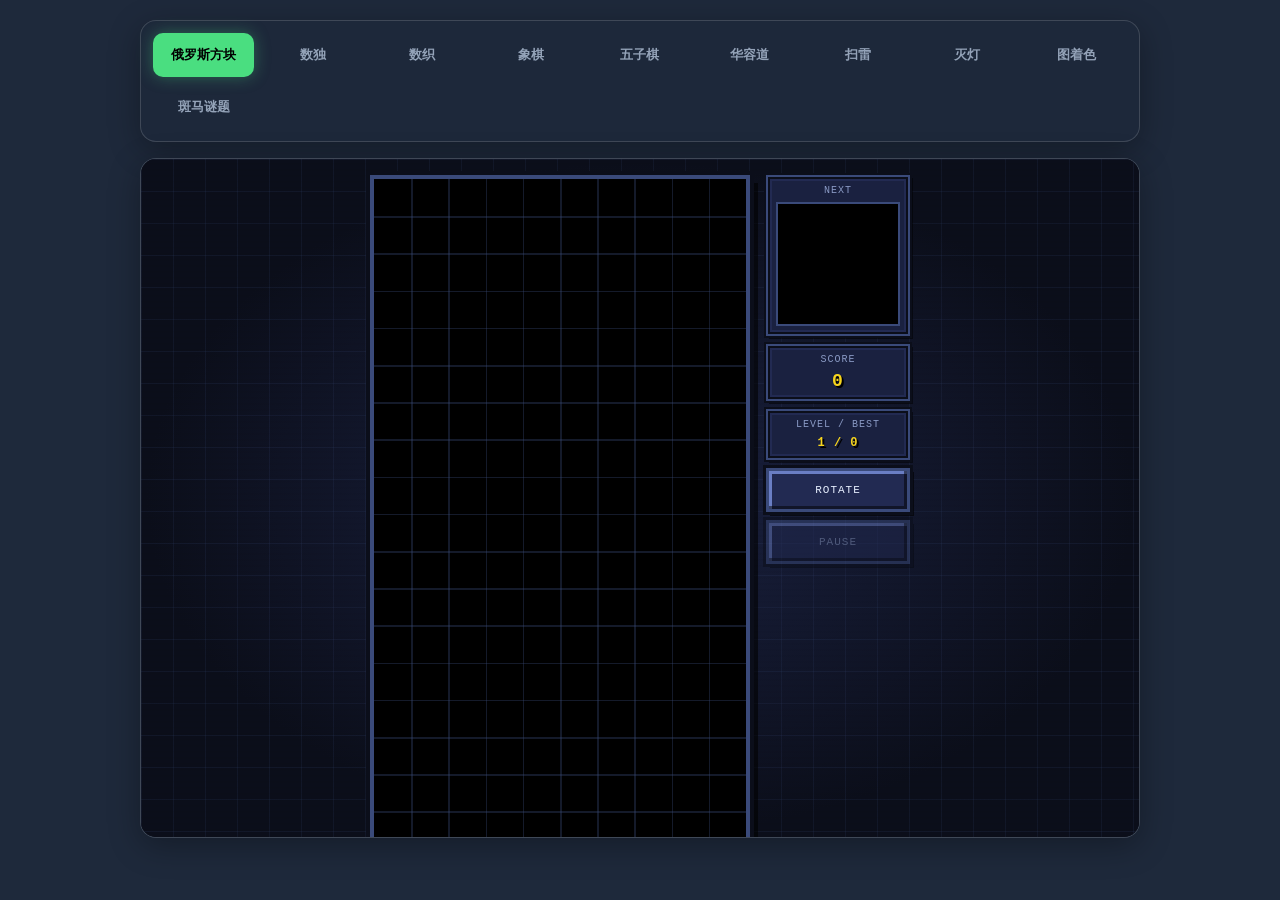
<file: index.html>
<!DOCTYPE html>
<html lang="zh-CN">
<head>
<meta charset="UTF-8">
<meta name="viewport" content="width=device-width, initial-scale=1.0, viewport-fit=cover">
<meta name="theme-color" content="#1e293b">
<meta name="mobile-web-app-capable" content="yes">
<meta name="apple-mobile-web-app-capable" content="yes">
<title>游戏空间</title>
<link rel="stylesheet" href="css/common.css">
<style>
/* ============================================================
   移动端：单行顶部栏 + 全屏游戏选择弹窗
   ============================================================ */

/* 单行顶部栏：只在手机显示 */
.mobile-topbar {
    display: none;
    align-items: center;
    gap: 8px;
    background: var(--bg-glass);
    backdrop-filter: blur(12px);
    -webkit-backdrop-filter: blur(12px);
    border-radius: var(--radius);
    border: 1px solid var(--border);
    padding: 10px 12px;
    flex-shrink: 0;
}
.mobile-topbar .current-name {
    flex: 1;
    color: var(--text);
    font-size: 14px;
    font-weight: 700;
    letter-spacing: 0.5px;
    overflow: hidden;
    text-overflow: ellipsis;
    white-space: nowrap;
}
.mobile-topbar .switch-btn {
    display: inline-flex;
    align-items: center;
    gap: 4px;
    background: var(--primary);
    color: #000;
    border: none;
    border-radius: 8px;
    padding: 8px 12px;
    font-size: 12px;
    font-weight: 700;
    font-family: inherit;
    cursor: pointer;
    min-height: 36px;
    flex-shrink: 0;
}
.mobile-topbar .switch-btn svg {
    width: 14px;
    height: 14px;
    display: block;
}

/* 全屏选择弹窗 */
.game-picker {
    position: fixed;
    inset: 0;
    background: rgba(15, 23, 42, 0.92);
    z-index: 300;
    display: none;
    flex-direction: column;
    padding: calc(20px + env(safe-area-inset-top)) 16px calc(20px + env(safe-area-inset-bottom));
    animation: pickerFadeIn 0.15s ease;
}
.game-picker.show { display: flex; }
@keyframes pickerFadeIn {
    from { opacity: 0; }
    to { opacity: 1; }
}
.game-picker .picker-header {
    display: flex;
    justify-content: space-between;
    align-items: center;
    margin-bottom: 16px;
    flex-shrink: 0;
}
.game-picker .picker-title {
    color: var(--text);
    font-size: 18px;
    font-weight: 700;
    letter-spacing: 1px;
}
.game-picker .picker-close {
    background: transparent;
    color: var(--text-sub);
    border: 1px solid var(--border);
    border-radius: 10px;
    padding: 8px 14px;
    font-size: 13px;
    font-family: inherit;
    cursor: pointer;
    min-height: 40px;
}
.game-picker .picker-grid {
    display: grid;
    grid-template-columns: repeat(2, 1fr);
    gap: 12px;
    overflow-y: auto;
    flex: 1;
    align-content: start;
}
.game-picker .picker-item {
    background: rgba(30, 41, 59, 0.75);
    border: 1px solid var(--border);
    border-radius: 14px;
    color: var(--text);
    font-size: 15px;
    font-weight: 600;
    font-family: inherit;
    padding: 24px 12px;
    cursor: pointer;
    transition: all 0.15s;
    text-align: center;
    min-height: 72px;
    display: flex;
    align-items: center;
    justify-content: center;
    letter-spacing: 1px;
}
.game-picker .picker-item:active {
    transform: scale(0.97);
}
.game-picker .picker-item.active {
    background: var(--primary);
    color: #000;
    border-color: var(--primary);
    box-shadow: 0 0 20px rgba(74, 222, 128, 0.4);
}

/* 桌面/平板：隐藏单行栏，显示 grid 导航 */
@media (min-width: 768px) {
    .mobile-topbar { display: none !important; }
    .game-picker { display: none !important; }
}

/* 手机：隐藏 grid 导航，显示单行栏 */
@media (max-width: 767px) {
    .game-nav { display: none; }
    .mobile-topbar { display: flex; }
}
</style>
</head>
<body>
<div class="container">
    <!-- 桌面/平板：完整 grid 导航 -->
    <nav class="game-nav" id="gameNav" aria-label="游戏选择">
        <button class="nav-btn" data-game="tetris" aria-pressed="false">俄罗斯方块</button>
        <button class="nav-btn" data-game="sudoku" aria-pressed="false">数独</button>
        <button class="nav-btn" data-game="nonogram" aria-pressed="false">数织</button>
        <button class="nav-btn" data-game="chess" aria-pressed="false">象棋</button>
        <button class="nav-btn" data-game="gomoku" aria-pressed="false">五子棋</button>
        <button class="nav-btn" data-game="klotski" aria-pressed="false">华容道</button>
        <button class="nav-btn" data-game="minesweeper" aria-pressed="false">扫雷</button>
        <button class="nav-btn" data-game="lightsout" aria-pressed="false">灭灯</button>
        <button class="nav-btn" data-game="graphcoloring" aria-pressed="false">图着色</button>
        <button class="nav-btn" data-game="zebra" aria-pressed="false">斑马谜题</button>
    </nav>

    <!-- 手机：单行栏 -->
    <div class="mobile-topbar" id="mobileTopbar">
        <span class="current-name" id="currentGameName">俄罗斯方块</span>
        <button class="switch-btn" id="btnPicker" aria-label="切换游戏">
            <svg viewBox="0 0 24 24" fill="none" stroke="currentColor" stroke-width="2.5" stroke-linecap="round" stroke-linejoin="round">
                <path d="M6 9l6 6 6-6"/>
            </svg>
            切换
        </button>
    </div>

    <main class="game-content">
        <iframe id="gameFrame" title="游戏" allow="fullscreen"></iframe>
        <div id="loading" class="loading-overlay">加载中…</div>
        <div id="errorOverlay" class="error-overlay" hidden>
            <div class="error-box">
                <h2>加载失败</h2>
                <p id="errorMsg">无法加载游戏页面</p>
                <button class="btn" id="btnRetry">重试</button>
            </div>
        </div>
    </main>
</div>

<!-- 全屏游戏选择弹窗（手机用） -->
<div class="game-picker" id="gamePicker" aria-hidden="true">
    <div class="picker-header">
        <div class="picker-title">选择游戏</div>
        <button class="picker-close" id="btnPickerClose">关闭</button>
    </div>
    <div class="picker-grid" id="pickerGrid"></div>
</div>

<style>
/* 加载/错误覆盖层 */
.loading-overlay {
    position: absolute;
    inset: 0;
    display: flex;
    align-items: center;
    justify-content: center;
    background: rgba(15, 23, 42, 0.6);
    color: var(--text-sub);
    font-size: 14px;
    pointer-events: none;
    opacity: 0;
    transition: opacity 0.2s;
    z-index: 5;
}
.loading-overlay.show { opacity: 1; }

.error-overlay {
    position: absolute;
    inset: 0;
    display: flex;
    align-items: center;
    justify-content: center;
    background: rgba(15, 23, 42, 0.85);
    z-index: 6;
}
.error-overlay[hidden] { display: none; }
.error-box {
    background: rgba(30, 41, 59, 0.98);
    padding: 24px 32px;
    border-radius: 16px;
    border: 1px solid var(--border);
    text-align: center;
    max-width: 90%;
}
.error-box h2 { color: var(--danger); font-size: 18px; margin-bottom: 8px; }
.error-box p { color: var(--text-sub); font-size: 13px; margin-bottom: 16px; }
</style>

<script src="js/bridge.js"></script>
<script>
(function () {
    'use strict';

    // 游戏元数据：与按钮 data-game 对应
    const GAMES = [
        { id: 'tetris',        name: '俄罗斯方块' },
        { id: 'sudoku',        name: '数独' },
        { id: 'nonogram',      name: '数织' },
        { id: 'chess',         name: '象棋' },
        { id: 'gomoku',        name: '五子棋' },
        { id: 'klotski',       name: '华容道' },
        { id: 'minesweeper',   name: '扫雷' },
        { id: 'lightsout',     name: '灭灯' },
        { id: 'graphcoloring', name: '图着色' },
        { id: 'zebra',         name: '斑马谜题' }
    ];
    const STORAGE_KEY = 'gameHub.lastGame';

    const frame = document.getElementById('gameFrame');
    const buttons = document.querySelectorAll('.nav-btn');
    const loadingEl = document.getElementById('loading');
    const errorOverlay = document.getElementById('errorOverlay');
    const errorMsg = document.getElementById('errorMsg');
    const btnRetry = document.getElementById('btnRetry');

    const mobileTopbar = document.getElementById('mobileTopbar');
    const currentGameName = document.getElementById('currentGameName');
    const btnPicker = document.getElementById('btnPicker');
    const btnPickerClose = document.getElementById('btnPickerClose');
    const gamePicker = document.getElementById('gamePicker');
    const pickerGrid = document.getElementById('pickerGrid');

    let currentGame = null;
    let loadingTimer = null;

    // ============================================================
    // 构建弹窗里的游戏列表
    // ============================================================
    function buildPicker() {
        pickerGrid.innerHTML = '';
        GAMES.forEach(g => {
            const btn = document.createElement('button');
            btn.className = 'picker-item';
            btn.dataset.game = g.id;
            btn.textContent = g.name;
            btn.addEventListener('click', () => {
                closePicker();
                switchGame(g.id);
            });
            pickerGrid.appendChild(btn);
        });
        updatePickerActive();
    }

    function updatePickerActive() {
        pickerGrid.querySelectorAll('.picker-item').forEach(item => {
            item.classList.toggle('active', item.dataset.game === currentGame);
        });
    }

    function openPicker() {
        gamePicker.classList.add('show');
        gamePicker.setAttribute('aria-hidden', 'false');
        updatePickerActive();
    }
    function closePicker() {
        gamePicker.classList.remove('show');
        gamePicker.setAttribute('aria-hidden', 'true');
    }

    // ============================================================
    // 初始游戏
    // ============================================================
    function pickInitialGame() {
        const hash = (location.hash || '').replace(/^#/, '');
        if (GAMES.some(g => g.id === hash)) return hash;
        try {
            const saved = localStorage.getItem(STORAGE_KEY);
            if (GAMES.some(g => g.id === saved)) return saved;
        } catch (e) {}
        return 'tetris';
    }

    // ============================================================
    // 加载态
    // ============================================================
    function showLoading() {
        loadingEl.classList.add('show');
        clearTimeout(loadingTimer);
        loadingTimer = setTimeout(() => {
            if (loadingEl.classList.contains('show')) {
                showError('加载超时，请检查网络或重试');
            }
        }, 12000);
    }
    function hideLoading() {
        loadingEl.classList.remove('show');
        clearTimeout(loadingTimer);
    }
    function showError(msg) {
        errorMsg.textContent = msg;
        errorOverlay.hidden = false;
        hideLoading();
    }
    function hideError() {
        errorOverlay.hidden = true;
    }

    // ============================================================
    // 切换游戏
    // ============================================================
    function switchGame(game, { updateHash = true } = {}) {
        if (game === currentGame) return;
        if (!GAMES.some(g => g.id === game)) game = 'tetris';

        GameBridge.notifyPause(frame);

        // 桌面导航按钮状态
        buttons.forEach(b => {
            const active = b.dataset.game === game;
            b.classList.toggle('active', active);
            b.setAttribute('aria-pressed', active ? 'true' : 'false');
        });

        // 手机顶部栏 & 弹窗状态
        const meta = GAMES.find(g => g.id === game);
        currentGameName.textContent = meta ? meta.name : game;
        updatePickerActive();

        showLoading();
        hideError();
        frame.src = `games/${game}.html`;

        currentGame = game;
        try { localStorage.setItem(STORAGE_KEY, game); } catch (e) {}
        if (updateHash && location.hash !== '#' + game) {
            history.replaceState(null, '', '#' + game);
        }
    }

    // ============================================================
    // 事件
    // ============================================================
    frame.addEventListener('load', () => {
        hideLoading();
        try { frame.contentWindow.focus(); } catch (e) {}
    });
    frame.addEventListener('error', () => {
        showError('无法加载游戏页面');
    });

    buttons.forEach(btn => {
        btn.addEventListener('click', () => switchGame(btn.dataset.game));
    });

    btnPicker.addEventListener('click', openPicker);
    btnPickerClose.addEventListener('click', closePicker);
    gamePicker.addEventListener('click', (e) => {
        // 点击弹窗空白区域关闭
        if (e.target === gamePicker) closePicker();
    });

    window.addEventListener('hashchange', () => {
        const hash = (location.hash || '').replace(/^#/, '');
        if (GAMES.some(g => g.id === hash) && hash !== currentGame) {
            switchGame(hash, { updateHash: false });
        }
    });

    document.addEventListener('visibilitychange', () => {
        if (document.hidden) GameBridge.notifyPause(frame);
    });

    btnRetry.addEventListener('click', () => {
        hideError();
        const g = currentGame;
        currentGame = null;
        switchGame(g);
    });

    // ESC 关闭弹窗
    document.addEventListener('keydown', (e) => {
        if (e.key === 'Escape' && gamePicker.classList.contains('show')) {
            closePicker();
        }
    });

    // ============================================================
    // 启动
    // ============================================================
    buildPicker();
    const initial = pickInitialGame();
    // 桌面按钮状态
    buttons.forEach(b => {
        const active = b.dataset.game === initial;
        b.classList.toggle('active', active);
        b.setAttribute('aria-pressed', active ? 'true' : 'false');
    });
    // 手机顶部栏文案
    const initMeta = GAMES.find(g => g.id === initial);
    currentGameName.textContent = initMeta ? initMeta.name : initial;
    currentGame = null;
    switchGame(initial, { updateHash: false });
    if (location.hash !== '#' + initial) {
        history.replaceState(null, '', '#' + initial);
    }
})();
</script>
</body>
</html>
</file>
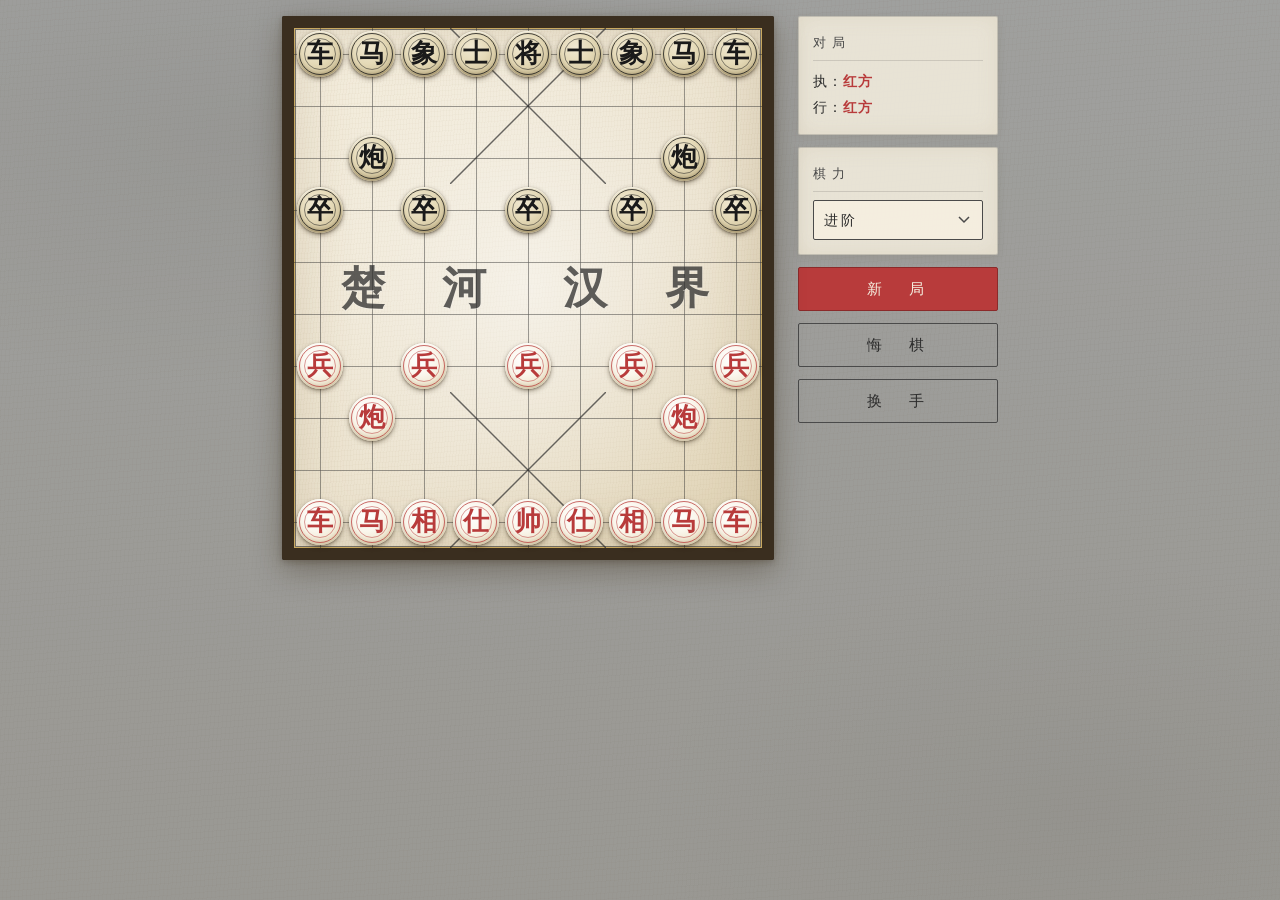
<file: games/chess.html>
<!DOCTYPE html>
<html lang="zh-CN">
<head>
<meta charset="UTF-8">
<meta name="viewport" content="width=device-width, initial-scale=1.0, viewport-fit=cover">
<title>中国象棋</title>
<link rel="stylesheet" href="../css/common.css">
<style>
body.ink-theme {
    background-color: #F5EFE0;
    background-image:
        repeating-linear-gradient(95deg,
            rgba(180, 160, 120, 0.05) 0px,
            rgba(180, 160, 120, 0.05) 1px,
            transparent 1px,
            transparent 4px),
        repeating-linear-gradient(175deg,
            rgba(160, 140, 100, 0.04) 0px,
            rgba(160, 140, 100, 0.04) 1px,
            transparent 1px,
            transparent 6px),
        radial-gradient(ellipse 60% 40% at 20% 15%,
            rgba(80, 70, 50, 0.08) 0%,
            transparent 70%),
        radial-gradient(ellipse 50% 40% at 85% 90%,
            rgba(80, 70, 50, 0.06) 0%,
            transparent 70%),
        linear-gradient(180deg, #F5EFE0 0%, #EBE2CE 100%);
    color: #1A1A1A;
    font-family: "KaiTi", "STKaiti", "Songti SC", serif;
}
body.ink-theme::before { display: none; }

.chess-layout {
    display: grid;
    grid-template-columns: auto 200px;
    gap: 24px;
    align-items: flex-start;
    justify-content: center;
    width: 100%;
}
.chess-board-wrap {
    display: flex;
    justify-content: center;
    align-items: center;
}

/* ============================================================
   棋盘：width 由 grid 内容决定，木框计入 box-sizing
   ============================================================ */
.chess-board {
    position: relative;
    display: grid;
    grid-template-columns: repeat(9, var(--cell, 52px));
    grid-template-rows: repeat(10, var(--cell, 52px));
    background:
        radial-gradient(ellipse at center, rgba(255,255,255,0.5) 0%, rgba(0,0,0,0) 70%),
        repeating-linear-gradient(95deg,
            rgba(180, 160, 120, 0.06) 0px,
            rgba(180, 160, 120, 0.06) 1px,
            transparent 1px,
            transparent 3px),
        repeating-linear-gradient(175deg,
            rgba(160, 140, 100, 0.04) 0px,
            rgba(160, 140, 100, 0.04) 1px,
            transparent 1px,
            transparent 5px),
        linear-gradient(135deg, #F5EFE0 0%, #EBE2CE 60%, #E0D3B5 100%);
    border: 12px solid #3A2E1F;
    border-radius: 2px;
    box-shadow:
        inset 0 0 0 1px #C9A961,
        inset 0 0 0 2px rgba(44, 44, 44, 0.6),
        inset 0 0 60px rgba(120, 90, 40, 0.2),
        0 10px 30px rgba(44, 30, 10, 0.35),
        0 2px 6px rgba(44, 30, 10, 0.25);
    background-clip: padding-box;
    touch-action: manipulation;
    font-family: "KaiTi", "STKaiti", "Songti SC", serif;
    width: max-content;
    max-width: 100%;
    box-sizing: border-box;
}
.chess-board::before {
    content: '';
    position: absolute;
    inset: -12px;
    border-radius: 2px;
    background:
        repeating-linear-gradient(92deg,
            rgba(0,0,0,0.12) 0px,
            rgba(0,0,0,0.12) 1px,
            transparent 1px,
            transparent 4px),
        linear-gradient(180deg, #4A3A28 0%, #2E2418 50%, #3A2E1F 100%);
    z-index: -1;
    pointer-events: none;
}
.chess-board::after {
    content: '';
    position: absolute;
    inset: 0;
    pointer-events: none;
    z-index: 0;
    background-image:
        linear-gradient(to right, rgba(44, 44, 44, 0.6) 1px, transparent 1px),
        linear-gradient(to bottom, rgba(44, 44, 44, 0.6) 1px, transparent 1px);
    background-size:
        var(--cell) var(--cell),
        var(--cell) var(--cell);
    background-position:
        calc(var(--cell) / 2) 0,
        0 calc(var(--cell) / 2);
    opacity: 0.75;
}

/* 九宫斜线 */
.chess-board .palace-top,
.chess-board .palace-bottom {
    position: absolute;
    width: calc(var(--cell) * 3);
    height: calc(var(--cell) * 3);
    left: calc(var(--cell) * 3);
    pointer-events: none;
    z-index: 2;
    background-image: url("data:image/svg+xml;utf8,<svg xmlns='http://www.w3.org/2000/svg' viewBox='0 0 100 100' preserveAspectRatio='none'><line x1='0' y1='0' x2='100' y2='100' stroke='%232C2C2C' stroke-width='1.5' vector-effect='non-scaling-stroke' opacity='0.7'/><line x1='100' y1='0' x2='0' y2='100' stroke='%232C2C2C' stroke-width='1.5' vector-effect='non-scaling-stroke' opacity='0.7'/></svg>");
    background-size: 100% 100%;
    background-repeat: no-repeat;
}
.chess-board .palace-top { top: 0; }
.chess-board .palace-bottom { bottom: 0; }

/* 楚河汉界 */
.chess-river {
    position: absolute;
    left: 0;
    right: 0;
    top: calc(var(--cell) * 4);
    height: calc(var(--cell) * 2);
    display: flex;
    align-items: center;
    justify-content: space-between;
    padding: 0 10%;
    font-family: "KaiTi", "STKaiti", serif;
    font-size: calc(var(--cell) * 0.85);
    color: #2C2C2C;
    pointer-events: none;
    user-select: none;
    z-index: 2;
    font-weight: 700;
    letter-spacing: 0.15em;
    opacity: 0.75;
    text-shadow:
        0 1px 0 rgba(255,255,255,0.4),
        1px 0 1px rgba(255,255,255,0.2);
}

.chess-cell {
    position: relative;
    display: flex;
    justify-content: center;
    align-items: center;
    cursor: pointer;
    user-select: none;
    -webkit-user-select: none;
    z-index: 3;
}

.chess-piece {
    width: calc(var(--cell, 52px) * 0.9);
    height: calc(var(--cell, 52px) * 0.9);
    border-radius: 50%;
    display: flex;
    justify-content: center;
    align-items: center;
    font-family: "KaiTi", "STKaiti", "Songti SC", serif;
    font-weight: 700;
    font-size: calc(var(--cell, 52px) * 0.5);
    line-height: 1;
    position: relative;
    transition: transform 0.15s ease, box-shadow 0.15s ease;
    background:
        radial-gradient(circle at 40% 35%,
            #FFFFFF 0%,
            #FAF6EC 40%,
            #EFE6CE 70%,
            #DDD0B3 100%);
    box-shadow:
        0 2px 5px rgba(44, 30, 10, 0.4),
        0 1px 2px rgba(44, 30, 10, 0.3),
        inset 0 1px 2px rgba(255,255,255,0.95),
        inset 0 -3px 5px rgba(120, 90, 40, 0.25);
}
.chess-piece::before {
    content: '';
    position: absolute;
    inset: 5%;
    border-radius: 50%;
    border: 1.5px solid rgba(44, 44, 44, 0.65);
    pointer-events: none;
}
.chess-piece::after {
    content: '';
    position: absolute;
    inset: 15%;
    border-radius: 50%;
    border: 1px solid currentColor;
    opacity: 0.5;
    pointer-events: none;
}
.chess-cell.red .chess-piece { color: #B83B3B; }
.chess-cell.red .chess-piece::before { border-color: rgba(184, 59, 59, 0.75); }
.chess-cell.black .chess-piece {
    color: #1A1A1A;
    background:
        radial-gradient(circle at 40% 35%,
            #F0E8D2 0%,
            #E5DAB8 40%,
            #D0C29A 75%,
            #B5A67A 100%);
    box-shadow:
        0 2px 5px rgba(44, 30, 10, 0.45),
        0 1px 2px rgba(44, 30, 10, 0.35),
        inset 0 1px 2px rgba(255,255,255,0.85),
        inset 0 -3px 5px rgba(80, 60, 20, 0.35);
}
.chess-cell.black .chess-piece::before { border-color: rgba(26, 26, 26, 0.8); }

.chess-cell.selected .chess-piece {
    transform: translateY(-2px) scale(1.06);
    box-shadow:
        0 4px 8px rgba(44, 30, 10, 0.5),
        0 2px 3px rgba(44, 30, 10, 0.35),
        inset 0 1px 2px rgba(255,255,255,0.95),
        inset 0 -3px 5px rgba(120, 90, 40, 0.25),
        0 0 0 3px rgba(184, 59, 59, 0.9);
}
.chess-cell.valid::after {
    content: '';
    position: absolute;
    width: calc(var(--cell, 52px) * 0.3);
    height: calc(var(--cell, 52px) * 0.3);
    border-radius: 50%;
    background: radial-gradient(circle, rgba(44, 44, 44, 0.75) 0%, rgba(44, 44, 44, 0.4) 70%, transparent 100%);
    pointer-events: none;
    z-index: 4;
    animation: validPulse 1.4s ease-in-out infinite;
}
@keyframes validPulse {
    0%, 100% { transform: scale(1); opacity: 0.85; }
    50% { transform: scale(1.2); opacity: 1; }
}
.chess-cell.lastmove .chess-piece {
    box-shadow:
        0 4px 8px rgba(44, 30, 10, 0.5),
        0 2px 3px rgba(44, 30, 10, 0.35),
        inset 0 1px 2px rgba(255,255,255,0.95),
        inset 0 -3px 5px rgba(120, 90, 40, 0.25),
        0 0 0 3px rgba(201, 169, 97, 0.85);
}

/* 侧栏 */
.chess-side { display: flex; flex-direction: column; gap: 12px; }

.ink-card {
    background: rgba(245, 239, 224, 0.85);
    border: 1px solid rgba(44, 44, 44, 0.2);
    padding: 14px;
    border-radius: 2px;
    font-family: "KaiTi", "STKaiti", serif;
    color: #2C2C2C;
    box-shadow:
        inset 0 0 20px rgba(180, 160, 120, 0.15),
        0 2px 8px rgba(80, 60, 30, 0.08);
    font-size: 14px;
    letter-spacing: 1px;
    line-height: 1.8;
}
.ink-card .card-title {
    font-size: 13px;
    color: #4A4A4A;
    letter-spacing: 6px;
    margin-bottom: 8px;
    border-bottom: 1px solid rgba(44, 44, 44, 0.15);
    padding-bottom: 6px;
}
.ink-card b { color: #B83B3B; font-weight: 700; }

.ink-select {
    background: rgba(245, 239, 224, 0.95);
    color: #2C2C2C;
    border: 1.5px solid #4A4A4A;
    border-radius: 2px;
    padding: 8px 10px;
    font-size: 14px;
    font-family: "KaiTi", "STKaiti", serif;
    letter-spacing: 3px;
    width: 100%;
    cursor: pointer;
    outline: none;
    min-height: 40px;
    appearance: none;
    -webkit-appearance: none;
    background-image:
        url("data:image/svg+xml;utf8,<svg xmlns='http://www.w3.org/2000/svg' width='12' height='8' viewBox='0 0 12 8'><path d='M1 1l5 5 5-5' stroke='%234A4A4A' stroke-width='1.5' fill='none'/></svg>");
    background-repeat: no-repeat;
    background-position: right 12px center;
    padding-right: 32px;
}
.ink-select:focus { border-color: #B83B3B; }

.ink-btn {
    background: transparent;
    color: #2C2C2C;
    border: 1.5px solid #4A4A4A;
    padding: 10px 20px;
    font-family: "KaiTi", "STKaiti", serif;
    font-size: 15px;
    letter-spacing: 6px;
    cursor: pointer;
    border-radius: 2px;
    min-height: 44px;
    transition: all 0.2s;
    width: 100%;
}
.ink-btn:hover:not(:disabled) {
    background: rgba(44, 44, 44, 0.06);
    border-color: #1A1A1A;
}
.ink-btn.primary {
    background: #B83B3B;
    color: #F5EFE0;
    border-color: #8B2A2A;
}
.ink-btn.primary:hover:not(:disabled) { background: #8B2A2A; }
.ink-btn:active:not(:disabled) { transform: translateY(1px); }

@media (max-width: 1023px) {
    .chess-layout { grid-template-columns: auto 170px; gap: 14px; }
}

/* 手机端：木框收窄到 6px，棋盘宽度由 grid 决定 */
@media (max-width: 767px) {
    body.ink-theme { padding: 0; }

    .chess-layout {
        grid-template-columns: 1fr;
        gap: 10px;
        align-items: stretch;
        justify-items: center;
        width: 100%;
        padding: 0 6px;
        box-sizing: border-box;
    }
    .chess-board-wrap {
        width: 100%;
        display: flex;
        justify-content: center;
    }
    .chess-board {
        border-width: 6px;
        width: max-content;
        max-width: 100%;
        box-sizing: border-box;
        box-shadow:
            inset 0 0 0 1px #C9A961,
            inset 0 0 0 2px rgba(44, 44, 44, 0.6),
            inset 0 0 30px rgba(120, 90, 40, 0.2),
            0 6px 16px rgba(44, 30, 10, 0.3);
    }
    .chess-board::before { inset: -6px; }
    .chess-river {
        font-size: calc(var(--cell) * 0.7);
        letter-spacing: 0.1em;
    }

    .chess-side {
        flex-direction: row;
        flex-wrap: wrap;
        justify-content: center;
        align-items: stretch;
        width: 100%;
        gap: 6px;
    }
    .ink-card {
        flex: 1 1 100%;
        padding: 8px 12px;
        font-size: 13px;
        line-height: 1.5;
    }
    .ink-card .card-title {
        font-size: 12px;
        letter-spacing: 3px;
        margin-bottom: 4px;
        padding-bottom: 4px;
    }
    .ink-select {
        font-size: 13px;
        padding: 6px 28px 6px 8px;
        min-height: 36px;
        letter-spacing: 2px;
    }
    .ink-btn {
        flex: 1 1 calc(33% - 6px);
        font-size: 14px;
        letter-spacing: 3px;
        padding: 8px 10px;
        min-height: 42px;
    }
}

/* 水墨模态框 */
body.ink-theme .modal-box {
    background: #F5EFE0;
    border: 1px solid #4A4A4A;
    border-radius: 2px;
    box-shadow:
        inset 0 0 40px rgba(180, 160, 120, 0.2),
        0 20px 60px rgba(44, 30, 10, 0.3);
    font-family: "KaiTi", "STKaiti", serif;
    padding: 40px 48px;
    max-width: 90vw;
    width: 420px;
}
body.ink-theme .modal-box h2 {
    color: #1A1A1A;
    font-size: 26px;
    letter-spacing: 6px;
    margin-bottom: 16px;
    font-weight: 400;
}
body.ink-theme .modal-box p {
    color: #4A4A4A;
    font-size: 15px;
    letter-spacing: 3px;
}
body.ink-theme .modal-box .big-value {
    color: #B83B3B;
    font-size: 42px;
    font-weight: 700;
    letter-spacing: 2px;
    font-family: "KaiTi", "STKaiti", serif;
}
body.ink-theme .modal-actions { display: flex; gap: 12px; justify-content: center; }
body.ink-theme .modal-actions .ink-btn { flex: 1; }
</style>
</head>
<body class="embedded ink-theme">
<div class="game-inner">
    <div class="chess-layout">
        <div class="chess-board-wrap">
            <div id="board" class="chess-board">
                <div class="chess-river"><span>楚　河</span><span>汉　界</span></div>
                <div class="palace-top"></div>
                <div class="palace-bottom"></div>
            </div>
        </div>
        <div class="chess-side">
            <div class="ink-card">
                <div class="card-title">对局</div>
                执：<b id="playerSide">红方</b><br>
                行：<b id="turnLabel">红方</b>
            </div>
            <div class="ink-card">
                <div class="card-title">棋力</div>
                <select id="aiDepth" class="ink-select">
                    <option value="1">入门</option>
                    <option value="2" selected>进阶</option>
                    <option value="3">高手</option>
                </select>
            </div>
            <button class="ink-btn primary" id="btnNew">新　局</button>
            <button class="ink-btn" id="btnUndo">悔　棋</button>
            <button class="ink-btn" id="btnSwap">换　手</button>
        </div>
    </div>
</div>

<div class="modal" id="endModal">
    <div class="modal-box">
        <h2 id="endModalTitle">对局终了</h2>
        <p id="endModalSub">——</p>
        <div class="modal-actions">
            <button class="ink-btn primary" id="btnEndNew">再　来</button>
            <button class="ink-btn" id="btnEndClose">收　子</button>
        </div>
    </div>
</div>

<script src="../js/bridge.js"></script>
<script>
(function () {
    'use strict';

    document.body.classList.add('embedded', 'ink-theme');
    GameBridge.notifyReady();

    const INIT = [
        ['r','n','b','a','k','a','b','n','r'],
        [0,0,0,0,0,0,0,0,0],
        [0,'c',0,0,0,0,0,'c',0],
        ['p',0,'p',0,'p',0,'p',0,'p'],
        [0,0,0,0,0,0,0,0,0],
        [0,0,0,0,0,0,0,0,0],
        ['P',0,'P',0,'P',0,'P',0,'P'],
        [0,'C',0,0,0,0,0,'C',0],
        [0,0,0,0,0,0,0,0,0],
        ['R','N','B','A','K','A','B','N','R']
    ];

    const NAMES = {
        K:'帅', A:'仕', B:'相', N:'马', R:'车', C:'炮', P:'兵',
        k:'将', a:'士', b:'象', n:'马', r:'车', c:'炮', p:'卒'
    };
    const VALUES = { k: 10000, r: 900, n: 400, c: 450, a: 200, b: 200, p: 100 };

    let board, playerSide, turn, selected, validMoves, gameOver, aiThinking;
    let lastMove = null;
    let history = [];
    let aiTimerId = null;

    const boardEl = document.getElementById('board');
    const turnLabel = document.getElementById('turnLabel');
    const playerSideEl = document.getElementById('playerSide');
    const aiDepthEl = document.getElementById('aiDepth');
    const endModal = document.getElementById('endModal');
    const endModalTitle = document.getElementById('endModalTitle');
    const endModalSub = document.getElementById('endModalSub');
    const btnEndNew = document.getElementById('btnEndNew');
    const btnEndClose = document.getElementById('btnEndClose');

    const isRed = p => p && p === p.toUpperCase();
    const isBlack = p => p && p === p.toLowerCase();
    const sameSide = (a, b) => (isRed(a) && isRed(b)) || (isBlack(a) && isBlack(b));

    // ============================================================
    // 棋盘尺寸：--cell 是唯一尺寸来源，木框宽 6px 手机 / 12px 桌面
    // ============================================================
    function calcCellSize() {
        const wrap = document.querySelector('.chess-board-wrap');
        const vw = wrap ? wrap.clientWidth : window.innerWidth;
        const vh = window.innerHeight;
        const isMobile = window.innerWidth <= 767;

        // 木框：手机 6px×2 = 12，桌面 12px×2 = 24
        const frame = isMobile ? 12 : 24;
        const availW = vw - frame;
        const availH = isMobile ? vh - 260 : vh - 220;
        const byW = Math.floor(availW / 9);
        const byH = Math.floor(availH / 10);
        return Math.max(20, Math.min(byW, byH, isMobile ? 44 : 56));
    }

    let cellEls = null;

    function buildBoardDOM() {
        const decorations = Array.from(boardEl.children);
        boardEl.innerHTML = '';
        decorations.forEach(d => boardEl.appendChild(d));

        cellEls = new Array(90);
        for (let y = 0; y < 10; y++) {
            for (let x = 0; x < 9; x++) {
                const el = document.createElement('div');
                el.className = 'chess-cell';
                el.onclick = () => onClick(x, y);
                boardEl.appendChild(el);
                cellEls[y * 9 + x] = el;
            }
        }
        updateBoardSize();
    }

    function updateBoardSize() {
        const cell = calcCellSize();
        boardEl.style.setProperty('--cell', cell + 'px');
    }

    function render() {
        updateBoardSize();
        for (let y = 0; y < 10; y++) {
            for (let x = 0; x < 9; x++) {
                const el = cellEls[y * 9 + x];
                const p = board[y][x];
                el.className = 'chess-cell';
                el.innerHTML = '';
                if (p) {
                    const piece = document.createElement('div');
                    piece.className = 'chess-piece';
                    piece.textContent = NAMES[p];
                    el.appendChild(piece);
                    el.classList.add(isRed(p) ? 'red' : 'black');
                }
                if (selected && selected.x === x && selected.y === y) el.classList.add('selected');
                if (validMoves.some(m => m.x === x && m.y === y)) el.classList.add('valid');
                if (lastMove && ((lastMove.from.x === x && lastMove.from.y === y) ||
                                  (lastMove.to.x === x && lastMove.to.y === y))) {
                    el.classList.add('lastmove');
                }
            }
        }
        if (!aiThinking) {
            turnLabel.textContent = turn === 'red' ? '红方' : '黑方';
        }
    }

    function getPseudoMoves(x, y) {
        const p = board[y][x];
        if (!p) return [];
        const moves = [];
        const red = isRed(p);
        const kind = p.toLowerCase();

        function tryAdd(nx, ny) {
            if (nx < 0 || nx > 8 || ny < 0 || ny > 9) return false;
            const t = board[ny][nx];
            if (t && sameSide(p, t)) return false;
            moves.push({ x: nx, y: ny });
            return !t;
        }

        if (kind === 'r') {
            for (const [dx, dy] of [[1,0],[-1,0],[0,1],[0,-1]]) {
                let nx = x + dx, ny = y + dy;
                while (tryAdd(nx, ny)) { nx += dx; ny += dy; }
            }
        } else if (kind === 'c') {
            for (const [dx, dy] of [[1,0],[-1,0],[0,1],[0,-1]]) {
                let nx = x + dx, ny = y + dy, jumped = false;
                while (nx >= 0 && nx <= 8 && ny >= 0 && ny <= 9) {
                    const t = board[ny][nx];
                    if (!jumped) {
                        if (!t) moves.push({ x: nx, y: ny });
                        else jumped = true;
                    } else if (t) {
                        if (!sameSide(p, t)) moves.push({ x: nx, y: ny });
                        break;
                    }
                    nx += dx; ny += dy;
                }
            }
        } else if (kind === 'n') {
            const legs = [[1,2,0,1],[-1,2,0,1],[1,-2,0,-1],[-1,-2,0,-1],[2,1,1,0],[2,-1,1,0],[-2,1,-1,0],[-2,-1,-1,0]];
            for (const [dx, dy, lx, ly] of legs) {
                const nx = x + dx, ny = y + dy;
                if (nx < 0 || nx > 8 || ny < 0 || ny > 9) continue;
                if (board[y + ly][x + lx]) continue;
                const t = board[ny][nx];
                if (!t || !sameSide(p, t)) moves.push({ x: nx, y: ny });
            }
        } else if (kind === 'b') {
            for (const [dx, dy] of [[2,2],[2,-2],[-2,2],[-2,-2]]) {
                const nx = x + dx, ny = y + dy;
                if (nx < 0 || nx > 8 || ny < 0 || ny > 9) continue;
                if (red && ny < 5) continue;
                if (!red && ny > 4) continue;
                if (board[y + dy / 2][x + dx / 2]) continue;
                const t = board[ny][nx];
                if (!t || !sameSide(p, t)) moves.push({ x: nx, y: ny });
            }
        } else if (kind === 'a') {
            for (const [dx, dy] of [[1,1],[1,-1],[-1,1],[-1,-1]]) {
                const nx = x + dx, ny = y + dy;
                if (nx < 3 || nx > 5) continue;
                if (red && (ny < 7 || ny > 9)) continue;
                if (!red && (ny < 0 || ny > 2)) continue;
                const t = board[ny][nx];
                if (!t || !sameSide(p, t)) moves.push({ x: nx, y: ny });
            }
        } else if (kind === 'k') {
            for (const [dx, dy] of [[1,0],[-1,0],[0,1],[0,-1]]) {
                const nx = x + dx, ny = y + dy;
                if (nx < 3 || nx > 5) continue;
                if (red && (ny < 7 || ny > 9)) continue;
                if (!red && (ny < 0 || ny > 2)) continue;
                const t = board[ny][nx];
                if (!t || !sameSide(p, t)) moves.push({ x: nx, y: ny });
            }
        } else if (kind === 'p') {
            const forward = red ? -1 : 1;
            const ny = y + forward;
            if (ny >= 0 && ny <= 9) {
                const t = board[ny][x];
                if (!t || !sameSide(p, t)) moves.push({ x, y: ny });
            }
            if ((red && y <= 4) || (!red && y >= 5)) {
                for (const dx of [-1, 1]) {
                    const nx = x + dx;
                    if (nx < 0 || nx > 8) continue;
                    const t = board[y][nx];
                    if (!t || !sameSide(p, t)) moves.push({ x: nx, y });
                }
            }
        }
        return moves;
    }

    function findKing(side) {
        const target = side === 'red' ? 'K' : 'k';
        for (let y = 0; y < 10; y++) for (let x = 0; x < 9; x++) {
            if (board[y][x] === target) return { x, y };
        }
        return null;
    }

    function kingsFacing() {
        const kr = findKing('red'), kb = findKing('black');
        if (!kr || !kb) return false;
        if (kr.x !== kb.x) return false;
        for (let y = Math.min(kr.y, kb.y) + 1; y < Math.max(kr.y, kb.y); y++) {
            if (board[y][kr.x]) return false;
        }
        return true;
    }

    function isInCheck(side) {
        const king = findKing(side);
        if (!king) return true;
        const kx = king.x, ky = king.y;
        const isEnemy = (p) => {
            if (!p) return false;
            return side === 'red' ? isBlack(p) : isRed(p);
        };

        const dirs = [[1,0],[-1,0],[0,1],[0,-1]];
        for (const [dx, dy] of dirs) {
            let nx = kx + dx, ny = ky + dy;
            let jumped = false;
            while (nx >= 0 && nx <= 8 && ny >= 0 && ny <= 9) {
                const p = board[ny][nx];
                if (p) {
                    if (!jumped) {
                        if (isEnemy(p)) {
                            const k = p.toLowerCase();
                            if (k === 'r') return true;
                            if (k === 'k') {
                                const d = Math.abs(nx - kx) + Math.abs(ny - ky);
                                if (d === 1) return true;
                            }
                        }
                        jumped = true;
                    } else {
                        if (isEnemy(p) && p.toLowerCase() === 'c') return true;
                        break;
                    }
                }
                nx += dx; ny += dy;
            }
        }
        if (kingsFacing()) return true;

        const knightOffsets = [
            [1, 2, 0, 1],[-1, 2, 0, 1],[1,-2,0,-1],[-1,-2,0,-1],
            [2, 1, 1, 0],[2,-1, 1, 0],[-2, 1,-1, 0],[-2,-1,-1, 0]
        ];
        for (const [dx, dy, lx, ly] of knightOffsets) {
            const nx = kx + dx, ny = ky + dy;
            if (nx < 0 || nx > 8 || ny < 0 || ny > 9) continue;
            const p = board[ny][nx];
            if (!p || !isEnemy(p)) continue;
            if (p.toLowerCase() !== 'n') continue;
            const legX = nx + lx, legY = ny + ly;
            if (board[legY] && board[legY][legX]) continue;
            return true;
        }

        if (side === 'red') {
            if (ky - 1 >= 0 && board[ky - 1][kx] === 'p') return true;
            if (kx - 1 >= 0 && board[ky][kx - 1] === 'p') return true;
            if (kx + 1 <= 8 && board[ky][kx + 1] === 'p') return true;
        } else {
            if (ky + 1 <= 9 && board[ky + 1][kx] === 'P') return true;
            if (kx - 1 >= 0 && board[ky][kx - 1] === 'P') return true;
            if (kx + 1 <= 8 && board[ky][kx + 1] === 'P') return true;
        }
        return false;
    }

    function getLegalMoves(x, y) {
        const p = board[y][x];
        if (!p) return [];
        const moves = getPseudoMoves(x, y);
        const side = isRed(p) ? 'red' : 'black';
        const legal = [];
        for (const m of moves) {
            const cap = board[m.y][m.x];
            board[m.y][m.x] = p;
            board[y][x] = 0;
            const bad = isInCheck(side);
            board[y][x] = p;
            board[m.y][m.x] = cap;
            if (!bad) legal.push(m);
        }
        return legal;
    }

    function onClick(x, y) {
        if (gameOver || aiThinking) return;
        if (turn !== playerSide) return;
        const p = board[y][x];
        if (selected && validMoves.some(m => m.x === x && m.y === y)) {
            doMove({ from: selected, to: { x, y } });
            selected = null; validMoves = [];
            render();
            if (!gameOver) scheduleAI();
            return;
        }
        if (p && ((playerSide === 'red' && isRed(p)) || (playerSide === 'black' && isBlack(p)))) {
            selected = { x, y };
            validMoves = getLegalMoves(x, y);
        } else {
            selected = null; validMoves = [];
        }
        render();
    }

    function doMove(mv) {
        history.push({
            from: { ...mv.from },
            to: { ...mv.to },
            captured: board[mv.to.y][mv.to.x],
            turn
        });
        board[mv.to.y][mv.to.x] = board[mv.from.y][mv.from.x];
        board[mv.from.y][mv.from.x] = 0;
        lastMove = mv;
        turn = turn === 'red' ? 'black' : 'red';
        checkGameEnd();
    }

    function undo() {
        if (history.length === 0 || aiThinking) return;
        do {
            const last = history.pop();
            board[last.from.y][last.from.x] = board[last.to.y][last.to.x];
            board[last.to.y][last.to.x] = last.captured;
            turn = last.turn;
            lastMove = history.length
                ? { from: { ...history[history.length - 1].from }, to: { ...history[history.length - 1].to } }
                : null;
        } while (turn !== playerSide && history.length > 0);

        selected = null; validMoves = []; gameOver = false;
        endModal.classList.remove('show');
        render();
    }

    function checkGameEnd() {
        const kr = findKing('red'), kb = findKing('black');
        if (!kr || !kb) {
            gameOver = true;
            const winnerSide = kr ? 'red' : 'black';
            const winnerName = winnerSide === 'red' ? '红方' : '黑方';
            const loserName = winnerSide === 'red' ? '黑方' : '红方';
            showEndModal(`${winnerName}　胜`, `${loserName}将帅就擒`);
            return;
        }
        const side = turn;
        const sideName = side === 'red' ? '红方' : '黑方';
        const opponentName = side === 'red' ? '黑方' : '红方';

        let hasLegal = false;
        outer: for (let y = 0; y < 10; y++) {
            for (let x = 0; x < 9; x++) {
                const p = board[y][x];
                if (!p) continue;
                if (side === 'red' && !isRed(p)) continue;
                if (side === 'black' && !isBlack(p)) continue;
                if (getLegalMoves(x, y).length > 0) { hasLegal = true; break outer; }
            }
        }
        if (hasLegal) return;

        gameOver = true;
        const reason = isInCheck(side) ? '将死' : '困毙';
        showEndModal(`${opponentName}　胜`, `${sideName}${reason}`);
    }

    function showEndModal(title, sub) {
        endModalTitle.textContent = title;
        endModalSub.textContent = sub;
        endModal.classList.add('show');
        aiThinking = false;
        turnLabel.textContent = '终了';
    }

    function evaluate() {
        let s = 0;
        for (let y = 0; y < 10; y++) for (let x = 0; x < 9; x++) {
            const p = board[y][x];
            if (!p) continue;
            const v = VALUES[p.toLowerCase()];
            s += isRed(p) ? v : -v;
        }
        return s;
    }

    function getAllLegalMoves(side) {
        const result = [];
        for (let y = 0; y < 10; y++) for (let x = 0; x < 9; x++) {
            const p = board[y][x];
            if (!p) continue;
            if (side === 'red' && !isRed(p)) continue;
            if (side === 'black' && !isBlack(p)) continue;
            getLegalMoves(x, y).forEach(m => result.push({ from: { x, y }, to: m }));
        }
        result.sort((a, b) => {
            const pa = board[a.to.y][a.to.x];
            const pb = board[b.to.y][b.to.x];
            const va = pa ? VALUES[pa.toLowerCase()] : 0;
            const vb = pb ? VALUES[pb.toLowerCase()] : 0;
            return vb - va;
        });
        return result;
    }

    function boardHash() {
        let s = '';
        for (let y = 0; y < 10; y++) for (let x = 0; x < 9; x++) s += board[y][x] || '.';
        return s;
    }

    function minimax(depth, alpha, beta, maximizing, transposition) {
        if (!findKing('red')) return 999999;
        if (!findKing('black')) return -999999;
        if (depth === 0) return evaluate();

        const key = `${depth}|${maximizing ? 'R' : 'B'}|${boardHash()}`;
        if (transposition.has(key)) return transposition.get(key);

        const side = maximizing ? 'red' : 'black';
        const moves = getAllLegalMoves(side);
        if (moves.length === 0) return maximizing ? -999999 : 999999;

        let best;
        if (maximizing) {
            best = -Infinity;
            for (const mv of moves) {
                const cap = board[mv.to.y][mv.to.x];
                board[mv.to.y][mv.to.x] = board[mv.from.y][mv.from.x];
                board[mv.from.y][mv.from.x] = 0;
                const v = minimax(depth - 1, alpha, beta, false, transposition);
                board[mv.from.y][mv.from.x] = board[mv.to.y][mv.to.x];
                board[mv.to.y][mv.to.x] = cap;
                if (v > best) best = v;
                if (best > alpha) alpha = best;
                if (beta <= alpha) break;
            }
        } else {
            best = Infinity;
            for (const mv of moves) {
                const cap = board[mv.to.y][mv.to.x];
                board[mv.to.y][mv.to.x] = board[mv.from.y][mv.from.x];
                board[mv.from.y][mv.from.x] = 0;
                const v = minimax(depth - 1, alpha, beta, true, transposition);
                board[mv.from.y][mv.from.x] = board[mv.to.y][mv.to.x];
                board[mv.to.y][mv.to.x] = cap;
                if (v < best) best = v;
                if (best < beta) beta = best;
                if (beta <= alpha) break;
            }
        }
        transposition.set(key, best);
        return best;
    }

    function scheduleAI() {
        if (gameOver || turn === playerSide) return;
        if (aiTimerId) clearTimeout(aiTimerId);
        aiThinking = true;
        turnLabel.textContent = '思　索';
        aiTimerId = setTimeout(() => {
            aiTimerId = null;
            aiPlay();
            aiThinking = false;
            if (!gameOver) turnLabel.textContent = turn === 'red' ? '红方' : '黑方';
            render();
        }, 30);
    }

    function aiPlay() {
        if (gameOver || turn === playerSide) return;
        const depth = parseInt(aiDepthEl.value, 10);
        const side = turn;
        const maximizing = side === 'red';
        const moves = getAllLegalMoves(side);
        if (moves.length === 0) return;

        const transposition = new Map();
        let bestVal = maximizing ? -Infinity : Infinity;
        let bestMoves = [];

        for (const mv of moves) {
            const cap = board[mv.to.y][mv.to.x];
            board[mv.to.y][mv.to.x] = board[mv.from.y][mv.from.x];
            board[mv.from.y][mv.from.x] = 0;
            const v = minimax(depth - 1, -Infinity, Infinity, !maximizing, transposition);
            board[mv.from.y][mv.from.x] = board[mv.to.y][mv.to.x];
            board[mv.to.y][mv.to.x] = cap;
            if (maximizing ? v > bestVal : v < bestVal) {
                bestVal = v;
                bestMoves = [mv];
            } else if (v === bestVal) {
                bestMoves.push(mv);
            }
        }
        if (bestMoves.length > 0) {
            const mv = bestMoves[Math.floor(Math.random() * bestMoves.length)];
            doMove(mv);
        }
    }

    function newGame() {
        if (aiTimerId) { clearTimeout(aiTimerId); aiTimerId = null; }
        board = JSON.parse(JSON.stringify(INIT));
        selected = null; validMoves = [];
        turn = 'red';
        gameOver = false;
        aiThinking = false;
        lastMove = null;
        history = [];
        endModal.classList.remove('show');
        playerSideEl.textContent = playerSide === 'red' ? '红方' : '黑方';
        render();
        if (playerSide === 'black') scheduleAI();
    }

    document.getElementById('btnNew').onclick = newGame;
    document.getElementById('btnUndo').onclick = undo;
    document.getElementById('btnSwap').onclick = () => {
        if (aiTimerId) { clearTimeout(aiTimerId); aiTimerId = null; }
        playerSide = playerSide === 'red' ? 'black' : 'red';
        newGame();
    };
    btnEndNew.onclick = () => { endModal.classList.remove('show'); newGame(); };
    btnEndClose.onclick = () => { endModal.classList.remove('show'); };

    let resizeTimer = null;
    window.addEventListener('resize', () => {
        if (resizeTimer) clearTimeout(resizeTimer);
        resizeTimer = setTimeout(render, 150);
    });

    playerSide = 'red';
    buildBoardDOM();
    newGame();
})();
</script>
</body>
</html>
</file>
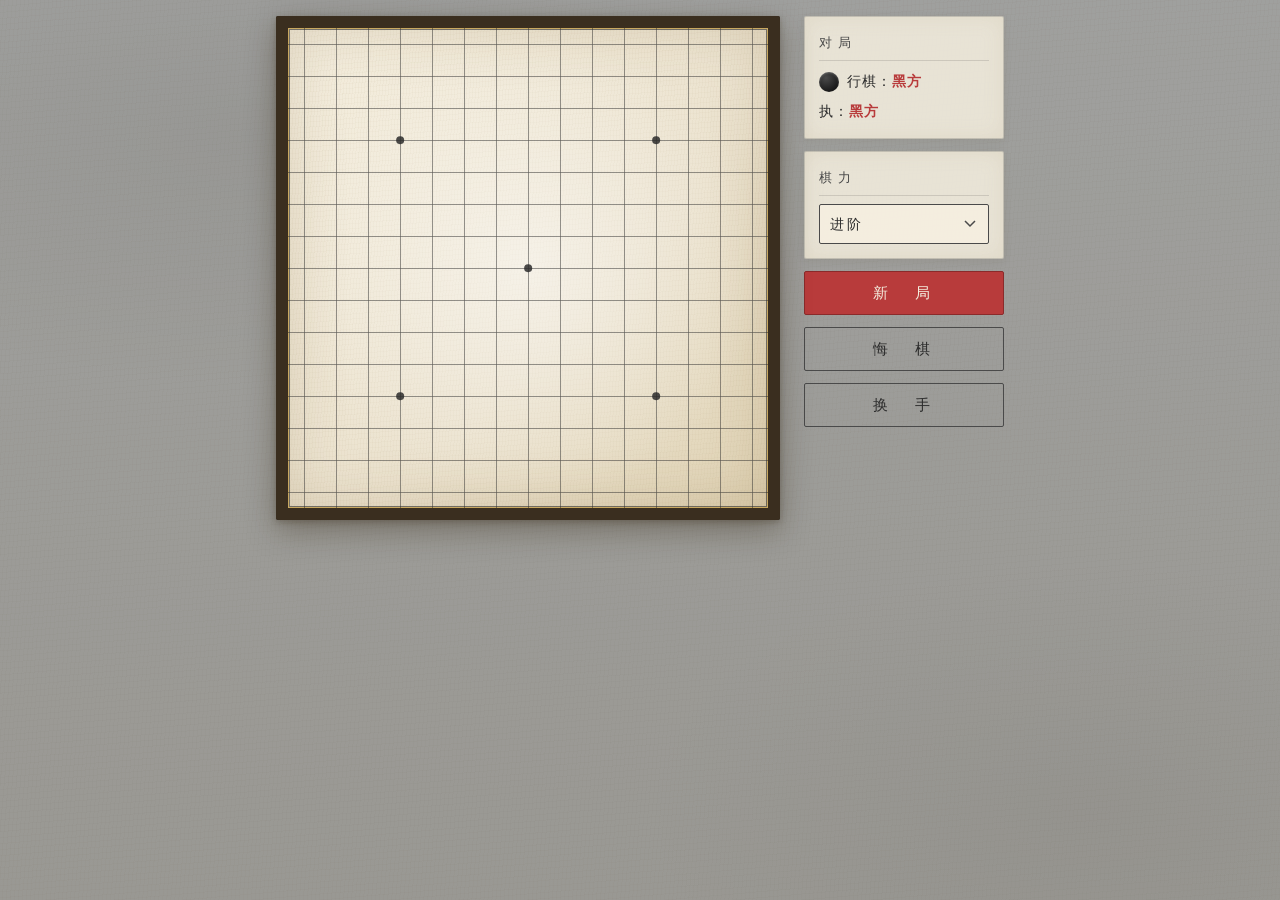
<file: games/gomoku.html>
<!DOCTYPE html>
<html lang="zh-CN">
<head>
<meta charset="UTF-8">
<meta name="viewport" content="width=device-width, initial-scale=1.0, viewport-fit=cover">
<title>五子棋</title>
<link rel="stylesheet" href="../css/common.css">
<style>
body.ink-theme {
    background-color: #F5EFE0;
    background-image:
        repeating-linear-gradient(95deg,
            rgba(180, 160, 120, 0.05) 0px,
            rgba(180, 160, 120, 0.05) 1px,
            transparent 1px,
            transparent 4px),
        repeating-linear-gradient(175deg,
            rgba(160, 140, 100, 0.04) 0px,
            rgba(160, 140, 100, 0.04) 1px,
            transparent 1px,
            transparent 6px),
        radial-gradient(ellipse 60% 40% at 20% 15%,
            rgba(80, 70, 50, 0.08) 0%,
            transparent 70%),
        radial-gradient(ellipse 50% 40% at 85% 90%,
            rgba(80, 70, 50, 0.06) 0%,
            transparent 70%),
        linear-gradient(180deg, #F5EFE0 0%, #EBE2CE 100%);
    color: #1A1A1A;
    font-family: "KaiTi", "STKaiti", "Songti SC", serif;
}
body.ink-theme::before { display: none; }

.gomoku-layout {
    display: grid;
    grid-template-columns: auto 200px;
    gap: 24px;
    align-items: flex-start;
    justify-content: center;
    width: 100%;
}
.gomoku-board-wrap {
    display: flex;
    justify-content: center;
    align-items: center;
}

/* ============================================================
   棋盘：width 由 grid 内容决定
   ============================================================ */
.gomoku-board {
    position: relative;
    display: grid;
    grid-template-columns: repeat(15, var(--cell, 32px));
    grid-template-rows: repeat(15, var(--cell, 32px));
    background:
        radial-gradient(ellipse at center, rgba(255,255,255,0.5) 0%, rgba(0,0,0,0) 70%),
        repeating-linear-gradient(95deg,
            rgba(180, 160, 120, 0.06) 0px,
            rgba(180, 160, 120, 0.06) 1px,
            transparent 1px,
            transparent 3px),
        repeating-linear-gradient(175deg,
            rgba(160, 140, 100, 0.04) 0px,
            rgba(160, 140, 100, 0.04) 1px,
            transparent 1px,
            transparent 5px),
        linear-gradient(135deg, #F5EFE0 0%, #EBE2CE 60%, #E0D3B5 100%);
    border: 12px solid #3A2E1F;
    border-radius: 2px;
    box-shadow:
        inset 0 0 0 1px #C9A961,
        inset 0 0 0 2px rgba(44, 44, 44, 0.6),
        inset 0 0 60px rgba(120, 90, 40, 0.2),
        0 10px 30px rgba(44, 30, 10, 0.35),
        0 2px 6px rgba(44, 30, 10, 0.25);
    background-clip: padding-box;
    touch-action: manipulation;
    box-sizing: border-box;
    font-family: "KaiTi", "STKaiti", "Songti SC", serif;
    width: max-content;
    max-width: 100%;
}

.gomoku-board::before {
    content: '';
    position: absolute;
    inset: -12px;
    border-radius: 2px;
    background:
        repeating-linear-gradient(92deg,
            rgba(0,0,0,0.12) 0px,
            rgba(0,0,0,0.12) 1px,
            transparent 1px,
            transparent 4px),
        linear-gradient(180deg, #4A3A28 0%, #2E2418 50%, #3A2E1F 100%);
    z-index: -1;
    pointer-events: none;
}

.gomoku-board::after {
    content: '';
    position: absolute;
    inset: 0;
    pointer-events: none;
    z-index: 0;
    background-image:
        linear-gradient(to right, rgba(44, 44, 44, 0.65) 1px, transparent 1px),
        linear-gradient(to bottom, rgba(44, 44, 44, 0.65) 1px, transparent 1px);
    background-size:
        var(--cell) var(--cell),
        var(--cell) var(--cell);
    background-position:
        calc(var(--cell) / 2) calc(var(--cell) / 2),
        calc(var(--cell) / 2) calc(var(--cell) / 2);
    opacity: 0.75;
}

.gomoku-star {
    position: absolute;
    width: calc(var(--cell) * 0.24);
    height: calc(var(--cell) * 0.24);
    border-radius: 50%;
    background: #2C2C2C;
    transform: translate(-50%, -50%);
    pointer-events: none;
    z-index: 1;
    opacity: 0.85;
}

.gomoku-point {
    position: relative;
    display: flex;
    justify-content: center;
    align-items: center;
    cursor: pointer;
    z-index: 2;
}

.gomoku-piece {
    width: calc(var(--cell, 32px) * 0.85);
    height: calc(var(--cell, 32px) * 0.85);
    border-radius: 50%;
    position: relative;
    transition: transform 0.12s ease, box-shadow 0.12s ease;
    animation: pieceDrop 0.18s ease;
}

.gomoku-piece.black {
    background:
        radial-gradient(circle at 35% 30%, #4A4A4A 0%, #2C2C2C 35%, #1A1A1A 70%, #000 100%);
    box-shadow:
        0 2px 4px rgba(44, 30, 10, 0.6),
        0 1px 2px rgba(44, 30, 10, 0.4),
        inset 0 1px 2px rgba(255,255,255,0.25),
        inset 0 -3px 6px rgba(0,0,0,0.85);
}
.gomoku-piece.white {
    background:
        radial-gradient(circle at 35% 30%, #FFFFFF 0%, #FAF6EC 35%, #EFE6CE 70%, #D8CAA8 100%);
    box-shadow:
        0 2px 4px rgba(44, 30, 10, 0.5),
        0 1px 2px rgba(44, 30, 10, 0.3),
        inset 0 1px 2px rgba(255,255,255,0.95),
        inset 0 -3px 6px rgba(120, 100, 50, 0.4);
}

@keyframes pieceDrop {
    from { transform: scale(0.5); opacity: 0.4; }
    to { transform: scale(1); opacity: 1; }
}

.gomoku-point.preview .gomoku-piece { opacity: 0.35; }
.gomoku-point.lastmove .gomoku-piece {
    box-shadow:
        0 0 0 3px rgba(201, 169, 97, 0.9),
        0 2px 6px rgba(44, 30, 10, 0.5);
}
.gomoku-point.win .gomoku-piece {
    box-shadow:
        0 0 0 3px #B83B3B,
        0 0 20px rgba(184, 59, 59, 0.9),
        0 2px 6px rgba(44, 30, 10, 0.5);
    animation: winPulse 1s ease-in-out infinite;
}
@keyframes winPulse {
    0%, 100% { transform: scale(1); }
    50% { transform: scale(1.12); }
}

.gomoku-side { display: flex; flex-direction: column; gap: 12px; }

.ink-card {
    background: rgba(245, 239, 224, 0.85);
    border: 1px solid rgba(44, 44, 44, 0.2);
    padding: 14px;
    border-radius: 2px;
    font-family: "KaiTi", "STKaiti", serif;
    color: #2C2C2C;
    box-shadow:
        inset 0 0 20px rgba(180, 160, 120, 0.15),
        0 2px 8px rgba(80, 60, 30, 0.08);
    font-size: 14px;
    letter-spacing: 1px;
    line-height: 1.8;
}
.ink-card .card-title {
    font-size: 13px;
    color: #4A4A4A;
    letter-spacing: 6px;
    margin-bottom: 8px;
    border-bottom: 1px solid rgba(44, 44, 44, 0.15);
    padding-bottom: 6px;
}
.ink-card b { color: #B83B3B; font-weight: 700; }

.turn-indicator {
    display: flex;
    align-items: center;
    gap: 8px;
    font-size: 14px;
}
.turn-dot {
    width: 20px;
    height: 20px;
    border-radius: 50%;
    flex-shrink: 0;
}
.turn-dot.black {
    background: radial-gradient(circle at 35% 30%, #4A4A4A 0%, #1A1A1A 70%, #000 100%);
    box-shadow: inset 0 1px 2px rgba(255,255,255,0.25);
}
.turn-dot.white {
    background: radial-gradient(circle at 35% 30%, #FFFFFF 0%, #EFE6CE 70%, #D8CAA8 100%);
    box-shadow: inset 0 1px 2px rgba(255,255,255,0.95);
}

.ink-select {
    background: rgba(245, 239, 224, 0.95);
    color: #2C2C2C;
    border: 1.5px solid #4A4A4A;
    border-radius: 2px;
    padding: 8px 10px;
    font-size: 14px;
    font-family: "KaiTi", "STKaiti", serif;
    letter-spacing: 3px;
    width: 100%;
    cursor: pointer;
    outline: none;
    min-height: 40px;
    appearance: none;
    -webkit-appearance: none;
    background-image:
        url("data:image/svg+xml;utf8,<svg xmlns='http://www.w3.org/2000/svg' width='12' height='8' viewBox='0 0 12 8'><path d='M1 1l5 5 5-5' stroke='%234A4A4A' stroke-width='1.5' fill='none'/></svg>");
    background-repeat: no-repeat;
    background-position: right 12px center;
    padding-right: 32px;
}
.ink-select:focus { border-color: #B83B3B; }

.ink-btn {
    background: transparent;
    color: #2C2C2C;
    border: 1.5px solid #4A4A4A;
    padding: 10px 20px;
    font-family: "KaiTi", "STKaiti", serif;
    font-size: 15px;
    letter-spacing: 6px;
    cursor: pointer;
    border-radius: 2px;
    min-height: 44px;
    transition: all 0.2s;
    width: 100%;
}
.ink-btn:hover:not(:disabled) {
    background: rgba(44, 44, 44, 0.06);
    border-color: #1A1A1A;
}
.ink-btn.primary {
    background: #B83B3B;
    color: #F5EFE0;
    border-color: #8B2A2A;
}
.ink-btn.primary:hover:not(:disabled) { background: #8B2A2A; }
.ink-btn:active:not(:disabled) { transform: translateY(1px); }

@media (max-width: 1023px) {
    .gomoku-layout { grid-template-columns: auto 170px; gap: 14px; }
}

/* 手机端：木框收窄到 6px，宽度由 grid 决定 */
@media (max-width: 767px) {
    body.ink-theme { padding: 0; }

    .gomoku-layout {
        grid-template-columns: 1fr;
        gap: 10px;
        align-items: stretch;
        justify-items: center;
        width: 100%;
        padding: 0 6px;
        box-sizing: border-box;
    }
    .gomoku-board-wrap {
        width: 100%;
        display: flex;
        justify-content: center;
    }
    .gomoku-board {
        border-width: 6px;
        width: max-content;
        max-width: 100%;
        box-sizing: border-box;
        box-shadow:
            inset 0 0 0 1px #C9A961,
            inset 0 0 0 2px rgba(44, 44, 44, 0.6),
            inset 0 0 30px rgba(120, 90, 40, 0.2),
            0 6px 16px rgba(44, 30, 10, 0.3);
    }
    .gomoku-board::before { inset: -6px; }

    .gomoku-side {
        flex-direction: row;
        flex-wrap: wrap;
        justify-content: center;
        align-items: stretch;
        width: 100%;
        gap: 6px;
    }
    .ink-card {
        flex: 1 1 100%;
        padding: 8px 12px;
        font-size: 13px;
        line-height: 1.5;
    }
    .ink-card .card-title {
        font-size: 12px;
        letter-spacing: 3px;
        margin-bottom: 4px;
        padding-bottom: 4px;
    }
    .ink-select {
        font-size: 13px;
        padding: 6px 28px 6px 8px;
        min-height: 36px;
        letter-spacing: 2px;
    }
    .ink-btn {
        flex: 1 1 calc(33% - 6px);
        font-size: 14px;
        letter-spacing: 3px;
        padding: 8px 10px;
        min-height: 42px;
    }
}

body.ink-theme .modal-box {
    background: #F5EFE0;
    border: 1px solid #4A4A4A;
    border-radius: 2px;
    box-shadow:
        inset 0 0 40px rgba(180, 160, 120, 0.2),
        0 20px 60px rgba(44, 30, 10, 0.3);
    font-family: "KaiTi", "STKaiti", serif;
    padding: 40px 48px;
    max-width: 90vw;
    width: 420px;
}
body.ink-theme .modal-box h2 {
    color: #1A1A1A;
    font-size: 26px;
    letter-spacing: 6px;
    margin-bottom: 16px;
    font-weight: 400;
}
body.ink-theme .modal-box p {
    color: #4A4A4A;
    font-size: 15px;
    letter-spacing: 3px;
    margin-bottom: 20px;
}
body.ink-theme .modal-actions { display: flex; gap: 12px; justify-content: center; }
body.ink-theme .modal-actions .ink-btn { flex: 1; }
</style>
</head>
<body class="embedded ink-theme">
<div class="game-inner">
    <div class="gomoku-layout">
        <div class="gomoku-board-wrap">
            <div id="board" class="gomoku-board"></div>
        </div>
        <div class="gomoku-side">
            <div class="ink-card">
                <div class="card-title">对局</div>
                <div class="turn-indicator">
                    <div class="turn-dot" id="turnDot"></div>
                    <span>行棋：<b id="turnLabel">黑方</b></span>
                </div>
                <div style="margin-top:4px;">执：<b id="playerSide">黑方</b></div>
            </div>
            <div class="ink-card">
                <div class="card-title">棋力</div>
                <select id="aiLevel" class="ink-select">
                    <option value="1">入门</option>
                    <option value="2" selected>进阶</option>
                    <option value="3">高手</option>
                </select>
            </div>
            <button class="ink-btn primary" id="btnNew">新　局</button>
            <button class="ink-btn" id="btnUndo">悔　棋</button>
            <button class="ink-btn" id="btnSwap">换　手</button>
        </div>
    </div>
</div>

<div class="modal" id="endModal">
    <div class="modal-box">
        <h2 id="endModalTitle">对局终了</h2>
        <p id="endModalSub">——</p>
        <div class="modal-actions">
            <button class="ink-btn primary" id="btnEndNew">再　来</button>
            <button class="ink-btn" id="btnEndClose">收　子</button>
        </div>
    </div>
</div>

<script src="../js/bridge.js"></script>
<script>
(function () {
    'use strict';

    document.body.classList.add('embedded', 'ink-theme');
    GameBridge.notifyReady();

    const SIZE = 15;
    const EMPTY = 0, BLACK = 1, WHITE = 2;

    let board;
    let playerSide;
    let turn;
    let gameOver;
    let aiThinking;
    let lastMove;
    let history;
    let winCells;
    let aiTimerId = null;

    const boardEl = document.getElementById('board');
    const turnLabel = document.getElementById('turnLabel');
    const turnDot = document.getElementById('turnDot');
    const playerSideEl = document.getElementById('playerSide');
    const aiLevelEl = document.getElementById('aiLevel');
    const endModal = document.getElementById('endModal');
    const endModalTitle = document.getElementById('endModalTitle');
    const endModalSub = document.getElementById('endModalSub');
    const btnEndNew = document.getElementById('btnEndNew');
    const btnEndClose = document.getElementById('btnEndClose');

    // ============================================================
    // 棋盘尺寸：--cell 唯一尺寸来源，木框 6px 手机 / 12px 桌面
    // ============================================================
    function calcCellSize() {
        const wrap = document.querySelector('.gomoku-board-wrap');
        const vw = wrap ? wrap.clientWidth : window.innerWidth;
        const vh = window.innerHeight;
        const isMobile = window.innerWidth <= 767;

        const frame = isMobile ? 12 : 24;
        const availW = vw - frame;
        const availH = isMobile ? vh - 260 : vh - 220;
        const byW = Math.floor(availW / SIZE);
        const byH = Math.floor(availH / SIZE);
        return Math.max(14, Math.min(byW, byH, isMobile ? 26 : 40));
    }

    let pointEls = null;

    function buildBoardDOM() {
        boardEl.innerHTML = '';
        pointEls = new Array(SIZE * SIZE);

        const stars = [
            [3, 3], [11, 3], [7, 7], [3, 11], [11, 11]
        ];

        for (let y = 0; y < SIZE; y++) {
            for (let x = 0; x < SIZE; x++) {
                const el = document.createElement('div');
                el.className = 'gomoku-point';
                el.dataset.x = x;
                el.dataset.y = y;
                el.onclick = () => onClick(x, y);
                el.onmouseenter = () => onHover(x, y, true);
                el.onmouseleave = () => onHover(x, y, false);
                boardEl.appendChild(el);
                pointEls[y * SIZE + x] = el;
            }
        }

        stars.forEach(([x, y]) => {
            const star = document.createElement('div');
            star.className = 'gomoku-star';
            star.style.left = `calc(var(--cell) * ${x} + var(--cell) / 2)`;
            star.style.top = `calc(var(--cell) * ${y} + var(--cell) / 2)`;
            boardEl.appendChild(star);
        });

        updateBoardSize();
    }

    function updateBoardSize() {
        const cell = calcCellSize();
        boardEl.style.setProperty('--cell', cell + 'px');
    }

    function render() {
        updateBoardSize();
        for (let y = 0; y < SIZE; y++) {
            for (let x = 0; x < SIZE; x++) {
                const el = pointEls[y * SIZE + x];
                el.className = 'gomoku-point';
                const p = board[y][x];
                el.innerHTML = '';
                if (p !== EMPTY) {
                    const piece = document.createElement('div');
                    piece.className = 'gomoku-piece ' + (p === BLACK ? 'black' : 'white');
                    el.appendChild(piece);
                }
                if (lastMove && lastMove.x === x && lastMove.y === y) el.classList.add('lastmove');
                if (winCells && winCells.some(c => c.x === x && c.y === y)) el.classList.add('win');
            }
        }
        turnDot.className = 'turn-dot ' + (turn === BLACK ? 'black' : 'white');
        turnLabel.textContent = turn === BLACK ? '黑方' : '白方';
    }

    function onHover(x, y, entering) {
        if (gameOver || aiThinking) return;
        if (turn !== playerSide) return;
        if (board[y][x] !== EMPTY) return;
        const el = pointEls[y * SIZE + x];
        if (entering) {
            el.classList.add('preview');
            const piece = document.createElement('div');
            piece.className = 'gomoku-piece ' + (playerSide === BLACK ? 'black' : 'white');
            el.appendChild(piece);
        } else {
            el.classList.remove('preview');
            el.innerHTML = '';
        }
    }

    function onClick(x, y) {
        if (gameOver || aiThinking) return;
        if (turn !== playerSide) return;
        if (board[y][x] !== EMPTY) return;
        doMove(x, y, playerSide);
        render();
        if (!gameOver) scheduleAI();
    }

    function doMove(x, y, side) {
        board[y][x] = side;
        history.push({ x, y, side });
        lastMove = { x, y };
        turn = side === BLACK ? WHITE : BLACK;

        const win = checkWin(x, y, side);
        if (win) {
            winCells = win;
            gameOver = true;
            showEndModal(
                side === BLACK ? '黑方胜' : '白方胜',
                `五子连珠`
            );
            return;
        }
        if (history.length === SIZE * SIZE) {
            gameOver = true;
            showEndModal('和　棋', '棋满无胜负');
        }
    }

    function checkWin(x, y, side) {
        const dirs = [[1,0],[0,1],[1,1],[1,-1]];
        for (const [dx, dy] of dirs) {
            const cells = [{ x, y }];
            let nx = x + dx, ny = y + dy;
            while (nx >= 0 && nx < SIZE && ny >= 0 && ny < SIZE && board[ny][nx] === side) {
                cells.push({ x: nx, y: ny });
                nx += dx; ny += dy;
            }
            nx = x - dx; ny = y - dy;
            while (nx >= 0 && nx < SIZE && ny >= 0 && ny < SIZE && board[ny][nx] === side) {
                cells.unshift({ x: nx, y: ny });
                nx -= dx; ny -= dy;
            }
            if (cells.length >= 5) return cells;
        }
        return null;
    }

    const SCORE = {
        FIVE: 1000000,
        LIVE_FOUR: 100000,
        RUSH_FOUR: 10000,
        LIVE_THREE: 8000,
        SLEEP_THREE: 1000,
        LIVE_TWO: 500,
        SLEEP_TWO: 100,
        LIVE_ONE: 10
    };

    function evaluatePoint(x, y, side) {
        board[y][x] = side;
        let score = 0;
        const dirs = [[1,0],[0,1],[1,1],[1,-1]];
        for (const [dx, dy] of dirs) {
            let count = 1;
            let openLeft = 0, openRight = 0;
            let nx = x + dx, ny = y + dy;
            while (nx >= 0 && nx < SIZE && ny >= 0 && ny < SIZE && board[ny][nx] === side) {
                count++;
                nx += dx; ny += dy;
            }
            if (nx >= 0 && nx < SIZE && ny >= 0 && ny < SIZE && board[ny][nx] === EMPTY) openRight = 1;
            nx = x - dx; ny = y - dy;
            while (nx >= 0 && nx < SIZE && ny >= 0 && ny < SIZE && board[ny][nx] === side) {
                count++;
                nx -= dx; ny -= dy;
            }
            if (nx >= 0 && nx < SIZE && ny >= 0 && ny < SIZE && board[ny][nx] === EMPTY) openLeft = 1;
            score += scoreByCount(count, openLeft + openRight);
        }
        board[y][x] = EMPTY;
        return score;
    }

    function scoreByCount(count, open) {
        if (count >= 5) return SCORE.FIVE;
        if (count === 4) {
            if (open === 2) return SCORE.LIVE_FOUR;
            if (open === 1) return SCORE.RUSH_FOUR;
            return 0;
        }
        if (count === 3) {
            if (open === 2) return SCORE.LIVE_THREE;
            if (open === 1) return SCORE.SLEEP_THREE;
            return 0;
        }
        if (count === 2) {
            if (open === 2) return SCORE.LIVE_TWO;
            if (open === 1) return SCORE.SLEEP_TWO;
            return 0;
        }
        if (count === 1) {
            if (open === 2) return SCORE.LIVE_ONE;
            return 0;
        }
        return 0;
    }

    function getCandidates() {
        const cands = new Set();
        for (let y = 0; y < SIZE; y++) {
            for (let x = 0; x < SIZE; x++) {
                if (board[y][x] === EMPTY) continue;
                for (let dy = -2; dy <= 2; dy++) {
                    for (let dx = -2; dx <= 2; dx++) {
                        if (dx === 0 && dy === 0) continue;
                        const nx = x + dx, ny = y + dy;
                        if (nx < 0 || nx >= SIZE || ny < 0 || ny >= SIZE) continue;
                        if (board[ny][nx] === EMPTY) cands.add(ny * SIZE + nx);
                    }
                }
            }
        }
        if (cands.size === 0) cands.add(7 * SIZE + 7);
        return Array.from(cands).map(i => ({ x: i % SIZE, y: Math.floor(i / SIZE) }));
    }

    function aiMove() {
        if (gameOver) return;
        const side = turn;
        const opp = side === BLACK ? WHITE : BLACK;
        const level = parseInt(aiLevelEl.value, 10);
        const candidates = getCandidates();

        const attackWeight = 1.0;
        const defenseWeight = 1.1;

        const scored = candidates.map(c => {
            const myScore = evaluatePoint(c.x, c.y, side);
            const oppScore = evaluatePoint(c.x, c.y, opp);
            return { ...c, myScore, oppScore, total: myScore * attackWeight + oppScore * defenseWeight };
        });

        scored.sort((a, b) => b.total - a.total);

        let pick;
        if (level === 1) {
            const top = scored.slice(0, Math.min(5, scored.length));
            pick = top[Math.floor(Math.random() * top.length)];
        } else if (level === 2) {
            pick = scored[0];
        } else {
            pick = pickBestMove(side, candidates);
        }

        if (pick) doMove(pick.x, pick.y, side);
    }

    function pickBestMove(side, candidates) {
        const opp = side === BLACK ? WHITE : BLACK;
        let best = null;
        let bestScore = -Infinity;

        for (const c of candidates) {
            board[c.y][c.x] = side;
            let myScore = evaluatePoint(c.x, c.y, side);
            if (checkWin(c.x, c.y, side)) {
                board[c.y][c.x] = EMPTY;
                return c;
            }
            let oppBest = 0;
            const oppCands = getCandidates();
            for (const oc of oppCands) {
                const s = evaluatePoint(oc.x, oc.y, opp);
                if (s > oppBest) oppBest = s;
            }
            board[c.y][c.x] = EMPTY;
            const total = myScore - oppBest * 1.2;
            if (total > bestScore) {
                bestScore = total;
                best = c;
            }
        }
        return best;
    }

    function scheduleAI() {
        if (gameOver || turn === playerSide) return;
        if (aiTimerId) clearTimeout(aiTimerId);
        aiThinking = true;
        turnLabel.textContent = '思　索';
        aiTimerId = setTimeout(() => {
            aiTimerId = null;
            aiMove();
            aiThinking = false;
            render();
        }, 30);
    }

    function undo() {
        if (history.length === 0 || aiThinking) return;
        do {
            const last = history.pop();
            board[last.y][last.x] = EMPTY;
            turn = last.side;
            lastMove = history.length
                ? { x: history[history.length - 1].x, y: history[history.length - 1].y }
                : null;
        } while (turn !== playerSide && history.length > 0);

        gameOver = false;
        winCells = null;
        endModal.classList.remove('show');
        render();
    }

    function showEndModal(title, sub) {
        endModalTitle.textContent = title;
        endModalSub.textContent = sub;
        endModal.classList.add('show');
        aiThinking = false;
    }

    function newGame() {
        if (aiTimerId) { clearTimeout(aiTimerId); aiTimerId = null; }
        board = Array.from({ length: SIZE }, () => Array(SIZE).fill(EMPTY));
        turn = BLACK;
        gameOver = false;
        aiThinking = false;
        lastMove = null;
        history = [];
        winCells = null;
        endModal.classList.remove('show');
        playerSideEl.textContent = playerSide === BLACK ? '黑方' : '白方';
        render();
        if (playerSide === WHITE) scheduleAI();
    }

    document.getElementById('btnNew').onclick = newGame;
    document.getElementById('btnUndo').onclick = undo;
    document.getElementById('btnSwap').onclick = () => {
        if (aiTimerId) { clearTimeout(aiTimerId); aiTimerId = null; }
        playerSide = playerSide === BLACK ? WHITE : BLACK;
        newGame();
    };
    btnEndNew.onclick = () => { endModal.classList.remove('show'); newGame(); };
    btnEndClose.onclick = () => { endModal.classList.remove('show'); };

    let resizeTimer = null;
    window.addEventListener('resize', () => {
        if (resizeTimer) clearTimeout(resizeTimer);
        resizeTimer = setTimeout(render, 150);
    });

    playerSide = BLACK;
    buildBoardDOM();
    newGame();
})();
</script>
</body>
</html>
</file>
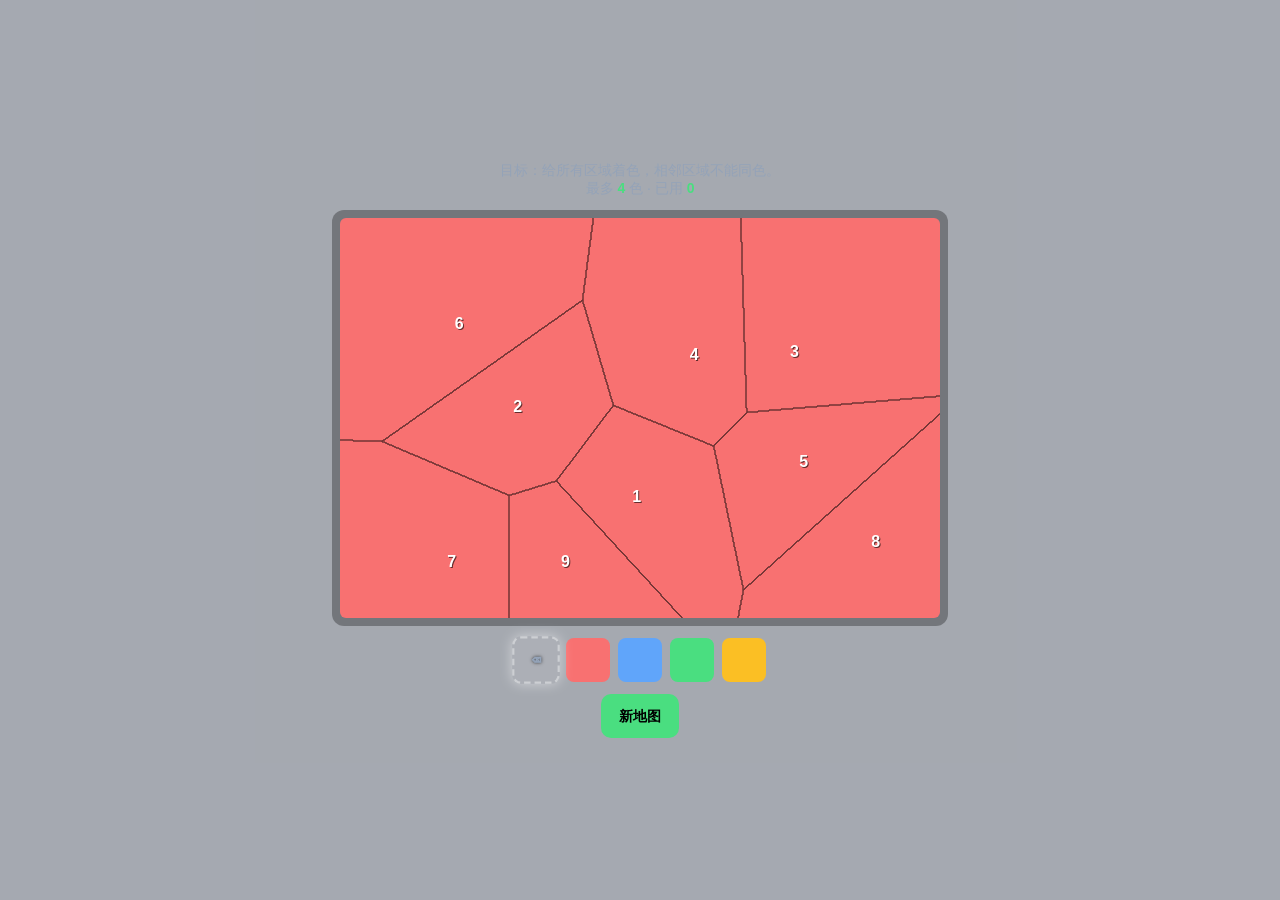
<file: games/graphcoloring.html>
<!DOCTYPE html>
<html lang="zh-CN">
<head>
<meta charset="UTF-8">
<meta name="viewport" content="width=device-width, initial-scale=1.0, viewport-fit=cover">
<title>图着色</title>
<link rel="stylesheet" href="../css/common.css">
<style>
.gc-wrap {
    display: flex;
    flex-direction: column;
    align-items: center;
    gap: 12px;
    width: 100%;
    min-height: 100%;
    justify-content: center;
}
.gc-info {
    color: var(--text-sub);
    font-size: 14px;
    text-align: center;
}
.gc-info b { color: var(--primary); }

.gc-canvas-wrap {
    background: rgba(0,0,0,0.3);
    border-radius: 12px;
    padding: 8px;
    max-width: 100%;
    display: flex;
    justify-content: center;
}
.gc-canvas-wrap canvas {
    display: block;
    cursor: pointer;
    border-radius: 6px;
    max-width: 100%;
    height: auto;
    touch-action: manipulation;
}

.color-picker {
    display: flex;
    gap: 8px;
    flex-wrap: wrap;
    justify-content: center;
    max-width: 100%;
}
.color-swatch {
    width: 44px;
    height: 44px;
    border-radius: 8px;
    cursor: pointer;
    border: 3px solid transparent;
    transition: all 0.15s;
    min-width: 44px;
    min-height: 44px;
    padding: 0;
    font-family: inherit;
    display: flex;
    align-items: center;
    justify-content: center;
    color: #fff;
    font-size: 16px;
    font-weight: 700;
    text-shadow: 0 0 3px rgba(0,0,0,0.7);
}
.color-swatch.active {
    border-color: #fff;
    transform: scale(1.08);
    box-shadow: 0 0 12px rgba(255,255,255,0.5);
}
.color-swatch.eraser {
    background: rgba(255,255,255,0.08) !important;
    border: 2px dashed rgba(255,255,255,0.4);
    color: var(--text-sub);
}

@media (max-width: 767px) {
    .gc-info { font-size: 12px; }
    .gc-canvas-wrap { padding: 4px; }
    .color-swatch { width: 40px; height: 40px; }
}
</style>
</head>
<body class="embedded">
<div class="game-inner">
    <div class="gc-wrap">
        <div class="gc-info">
            目标：给所有区域着色，相邻区域不能同色。<br>
            最多 <b id="maxColors">4</b> 色 · 已用 <b id="colorCount">0</b>
        </div>
        <div class="gc-canvas-wrap">
            <canvas id="gcCanvas" width="600" height="400"></canvas>
        </div>
        <div class="color-picker" id="colorPicker"></div>
        <button class="btn" id="btnNew">新地图</button>
    </div>
</div>

<script src="../js/bridge.js"></script>
<script>
(function () {
    'use strict';

    document.body.classList.add('embedded');

    const ALL_COLORS = [
        '#f87171','#60a5fa','#4ade80','#fbbf24','#a78bfa',
        '#f472b6','#22d3ee','#fb923c','#facc15','#34d399'
    ];
    const MAX_COLORS = 4; // 四色定理

    const canvas = document.getElementById('gcCanvas');
    const ctx = canvas.getContext('2d');
    const W = 600, H = 400;

    // devicePixelRatio
    const DPR = window.devicePixelRatio || 1;
    canvas.width = W * DPR;
    canvas.height = H * DPR;
    canvas.style.width = W + 'px';
    canvas.style.height = H + 'px';
    ctx.setTransform(DPR, 0, 0, DPR, 0, 0);

    // 离屏画布：背景（区域图 + 边界 + 编号）
    const bgCanvas = document.createElement('canvas');
    bgCanvas.width = W * DPR;
    bgCanvas.height = H * DPR;
    const bgCtx = bgCanvas.getContext('2d');
    bgCtx.setTransform(DPR, 0, 0, DPR, 0, 0);

    let currentColor = 0; // 0 = 擦除
    let regions = [];
    let pixelRegion = null;
    let adjacency = null;
    let conflictEdges = new Set(); // "i,j" 冲突边

    function hexToRgb(hex) {
        const v = parseInt(hex.slice(1), 16);
        return [(v >> 16) & 255, (v >> 8) & 255, v & 255];
    }

    function generateSeeds(count) {
        const seeds = [];
        const margin = 50;
        const minDist = Math.sqrt((W - margin * 2) * (H - margin * 2) / count) * 0.75;
        let attempts = 0;
        while (seeds.length < count && attempts < 5000) {
            attempts++;
            const x = margin + Math.random() * (W - margin * 2);
            const y = margin + Math.random() * (H - margin * 2);
            let ok = true;
            for (const s of seeds) {
                if ((s.x - x) ** 2 + (s.y - y) ** 2 < minDist ** 2) { ok = false; break; }
            }
            if (ok) seeds.push({ x, y });
        }
        return seeds;
    }

    function computePixelRegions() {
        pixelRegion = new Int32Array(W * H);
        for (let y = 0; y < H; y++) {
            for (let x = 0; x < W; x++) {
                let best = 0, bestD = Infinity;
                for (let i = 0; i < regions.length; i++) {
                    const s = regions[i].seed;
                    const d = (s.x - x) ** 2 + (s.y - y) ** 2;
                    if (d < bestD) { bestD = d; best = i; }
                }
                pixelRegion[y * W + x] = best;
            }
        }
    }

    function computeAdjacency() {
        adjacency = new Map();
        for (let i = 0; i < regions.length; i++) adjacency.set(i, new Set());
        for (let y = 0; y < H; y++) {
            for (let x = 0; x < W; x++) {
                const a = pixelRegion[y * W + x];
                if (x + 1 < W) {
                    const b = pixelRegion[y * W + (x + 1)];
                    if (a !== b) {
                        adjacency.get(a).add(b);
                        adjacency.get(b).add(a);
                    }
                }
                if (y + 1 < H) {
                    const b = pixelRegion[(y + 1) * W + x];
                    if (a !== b) {
                        adjacency.get(a).add(b);
                        adjacency.get(b).add(a);
                    }
                }
            }
        }
    }

    // 生成背景（区域 + 边界 + 编号）
    function buildBackground() {
        bgCtx.clearRect(0, 0, W, H);
        // 区域填色（未上色为深灰）
        const img = bgCtx.createImageData(W * DPR, H * DPR);
        // 简化：用 1x 分辨率绘制，DPR 由画布缩放保证清晰度
        // 这里直接用 W x H 的像素写入，再交给 putImageData 缩放
        const tmp = bgCtx.createImageData(W, H);
        for (let y = 0; y < H; y++) {
            for (let x = 0; x < W; x++) {
                const idx = pixelRegion[y * W + x];
                const r = regions[idx];
                const c = r.color >= 0 ? hexToRgb(ALL_COLORS[r.color]) : [50, 60, 80];
                const p = (y * W + x) * 4;
                tmp.data[p] = c[0];
                tmp.data[p + 1] = c[1];
                tmp.data[p + 2] = c[2];
                tmp.data[p + 3] = 255;
            }
        }
        // 用临时画布放大到 DPR 分辨率
        const tmpCanvas = document.createElement('canvas');
        tmpCanvas.width = W;
        tmpCanvas.height = H;
        tmpCanvas.getContext('2d').putImageData(tmp, 0, 0);
        bgCtx.drawImage(tmpCanvas, 0, 0, W, H);

        // 边界
        bgCtx.strokeStyle = 'rgba(0,0,0,0.55)';
        bgCtx.lineWidth = 1.5;
        bgCtx.beginPath();
        for (let y = 0; y < H; y++) {
            for (let x = 0; x < W; x++) {
                const a = pixelRegion[y * W + x];
                if (x + 1 < W && pixelRegion[y * W + (x + 1)] !== a) {
                    bgCtx.moveTo(x + 1, y);
                    bgCtx.lineTo(x + 1, y + 1);
                }
                if (y + 1 < H && pixelRegion[(y + 1) * W + x] !== a) {
                    bgCtx.moveTo(x, y + 1);
                    bgCtx.lineTo(x + 1, y + 1);
                }
            }
        }
        bgCtx.stroke();

        // 编号
        bgCtx.font = 'bold 16px sans-serif';
        bgCtx.textAlign = 'center';
        bgCtx.textBaseline = 'middle';
        for (const r of regions) {
            bgCtx.fillStyle = 'rgba(0,0,0,0.6)';
            bgCtx.fillText(r.label, r.seed.x + 1, r.seed.y + 1);
            bgCtx.fillStyle = '#fff';
            bgCtx.fillText(r.label, r.seed.x, r.seed.y);
        }
    }

    function draw() {
        ctx.clearRect(0, 0, W, H);
        ctx.drawImage(bgCanvas, 0, 0, W, H);

        // 冲突边（红色粗线）
        if (conflictEdges.size > 0) {
            ctx.strokeStyle = 'rgba(239,68,68,0.9)';
            ctx.lineWidth = 3;
            ctx.beginPath();
            for (let y = 0; y < H; y++) {
                for (let x = 0; x < W; x++) {
                    const a = pixelRegion[y * W + x];
                    if (x + 1 < W) {
                        const b = pixelRegion[y * W + (x + 1)];
                        if (a !== b && conflictEdges.has(a < b ? `${a},${b}` : `${b},${a}`)) {
                            ctx.moveTo(x + 1, y - 1);
                            ctx.lineTo(x + 1, y + 2);
                        }
                    }
                    if (y + 1 < H) {
                        const b = pixelRegion[(y + 1) * W + x];
                        if (a !== b && conflictEdges.has(a < b ? `${a},${b}` : `${b},${a}`)) {
                            ctx.moveTo(x - 1, y + 1);
                            ctx.lineTo(x + 2, y + 1);
                        }
                    }
                }
            }
            ctx.stroke();
        }
    }

    function recomputeConflicts() {
        conflictEdges.clear();
        for (const [i, neighbors] of adjacency) {
            if (regions[i].color < 0) continue;
            for (const j of neighbors) {
                if (regions[j].color < 0) continue;
                if (regions[i].color === regions[j].color) {
                    conflictEdges.add(i < j ? `${i},${j}` : `${j},${i}`);
                }
            }
        }
    }

    function buildColorPicker() {
        const picker = document.getElementById('colorPicker');
        picker.innerHTML = '';
        // 擦除按钮
        const eraser = document.createElement('button');
        eraser.className = 'color-swatch eraser' + (currentColor === 0 ? ' active' : '');
        eraser.setAttribute('aria-label', '擦除');
        eraser.textContent = '⌫';
        eraser.onclick = () => { currentColor = 0; buildColorPicker(); };
        picker.appendChild(eraser);

        for (let i = 1; i <= MAX_COLORS; i++) {
            const c = ALL_COLORS[i - 1];
            const btn = document.createElement('button');
            btn.className = 'color-swatch' + (currentColor === i ? ' active' : '');
            btn.style.background = c;
            btn.setAttribute('aria-label', `颜色 ${i}`);
            btn.onclick = () => { currentColor = i; buildColorPicker(); };
            picker.appendChild(btn);
        }
    }

    function updateColorCount() {
        const used = new Set(regions.filter(r => r.color > 0).map(r => r.color));
        document.getElementById('colorCount').textContent = used.size;
    }

    function checkSolved() {
        for (const r of regions) if (r.color <= 0) return false;
        for (const [i, neighbors] of adjacency) {
            for (const j of neighbors) {
                if (regions[i].color === regions[j].color) return false;
            }
        }
        return true;
    }

    function newMap() {
        const n = 8 + Math.floor(Math.random() * 5);
        const seeds = generateSeeds(n);
        regions = seeds.map((s, i) => ({ seed: s, color: 0, label: i + 1 }));

        computePixelRegions();
        computeAdjacency();
        conflictEdges.clear();
        buildBackground();
        draw();
        buildColorPicker();
        updateColorCount();
    }

    canvas.addEventListener('click', e => {
        const rect = canvas.getBoundingClientRect();
        const x = Math.floor((e.clientX - rect.left) * (W / rect.width));
        const y = Math.floor((e.clientY - rect.top) * (H / rect.height));
        if (x < 0 || x >= W || y < 0 || y >= H) return;

        const idx = pixelRegion[y * W + x];
        regions[idx].color = currentColor;
        buildBackground();
        recomputeConflicts();
        draw();
        updateColorCount();

        if (checkSolved()) {
            setTimeout(() => alert('🎉 完美着色！'), 100);
        }
    });

    document.getElementById('btnNew').onclick = newMap;
    document.getElementById('maxColors').textContent = MAX_COLORS;

    newMap();
    GameBridge.notifyReady();
})();
</script>
</body>
</html>
</file>
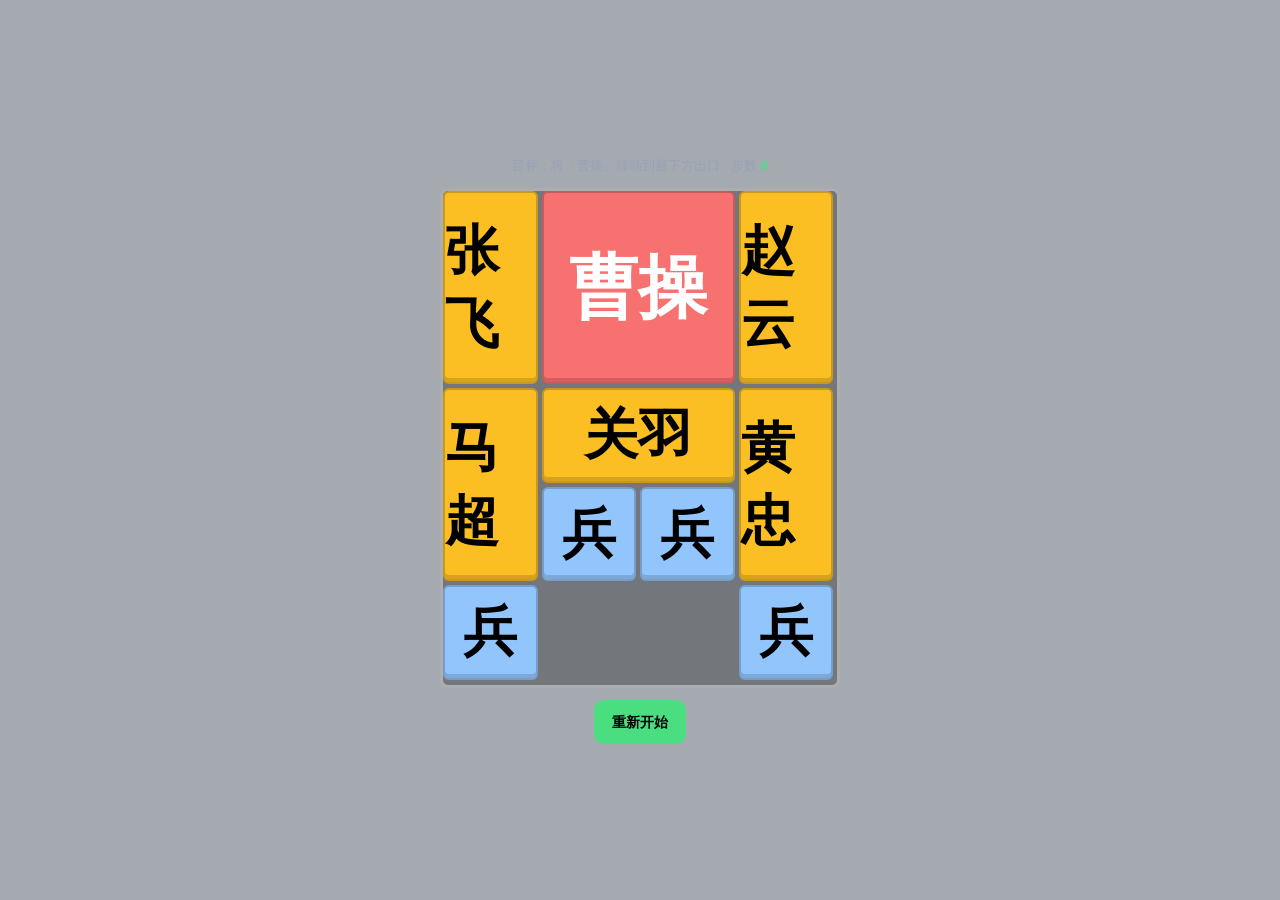
<file: games/klotski.html>
<!DOCTYPE html>
<html lang="zh-CN">
<head>
<meta charset="UTF-8">
<meta name="viewport" content="width=device-width, initial-scale=1.0, viewport-fit=cover">
<title>华容道</title>
<link rel="stylesheet" href="../css/common.css">
<style>
.klotski-wrap {
    display: flex;
    flex-direction: column;
    align-items: center;
    gap: 12px;
    width: 100%;
    min-height: 100%;
    justify-content: center;
}
.klotski-info {
    color: var(--text-sub);
    font-size: 13px;
    text-align: center;
    line-height: 1.6;
}
.klotski-info b { color: var(--primary); }
.klotski-board {
    position: relative;
    width: min(400px, 90vw, calc((100dvh - 220px) * 0.8));
    aspect-ratio: 4 / 5;
    background: rgba(0,0,0,0.3);
    border: 3px solid rgba(255,255,255,0.4);
    border-radius: 8px;
    overflow: hidden;
    touch-action: manipulation;
}
.block {
    position: absolute;
    display: flex;
    justify-content: center;
    align-items: center;
    font-weight: 700;
    font-size: calc(var(--cell) * 0.55);
    color: #000;
    border-radius: 6px;
    cursor: pointer;
    transition: left 0.15s ease, top 0.15s ease;
    border: 2px solid rgba(0,0,0,0.2);
    box-shadow: inset 0 -4px 0 rgba(0,0,0,0.15);
    user-select: none;
    -webkit-user-select: none;
    font-family: "KaiTi", "STKaiti", serif;
    will-change: left, top;
}
.block.cao { background: #f87171; color: #fff; font-size: calc(var(--cell) * 0.7); }
.block.general { background: #fbbf24; }
.block.soldier { background: #93c5fd; }
.block.hint {
    background: rgba(74,222,128,0.15);
    border: 2px dashed rgba(74,222,128,0.5);
    pointer-events: none;
    z-index: 0;
    transition: none;
}
.touch-dpad {
    display: none;
    grid-template-columns: repeat(3, 1fr);
    grid-template-rows: repeat(2, 1fr);
    gap: 6px;
    width: 200px;
}
.dpad-btn {
    background: rgba(255,255,255,0.08);
    border: 1px solid rgba(255,255,255,0.15);
    color: var(--text);
    border-radius: 10px;
    height: 48px;
    font-size: 20px;
    font-weight: 700;
    cursor: pointer;
    display: flex;
    align-items: center;
    justify-content: center;
    user-select: none;
    -webkit-user-select: none;
    font-family: inherit;
}
.dpad-btn:active { background: var(--primary-mid); }
.dpad-empty { visibility: hidden; }
@media (max-width: 767px) {
    .klotski-info { font-size: 12px; }
    .touch-dpad { display: grid; }
}
</style>
</head>
<body class="embedded">
<div class="game-inner">
    <div class="klotski-wrap">
        <div class="klotski-info">目标：将「曹操」移动到最下方出口 · 步数 <b id="steps">0</b></div>
        <div id="board" class="klotski-board"></div>
        <button class="btn" id="btnReset">重新开始</button>

        <div class="touch-dpad" id="dpad">
            <div class="dpad-empty"></div>
            <button class="dpad-btn" data-dir="up">↑</button>
            <div class="dpad-empty"></div>
            <button class="dpad-btn" data-dir="left">←</button>
            <button class="dpad-btn" data-dir="down">↓</button>
            <button class="dpad-btn" data-dir="right">→</button>
        </div>
    </div>
</div>

<div class="modal" id="modal">
    <div class="modal-box">
        <h2>🎉 恭喜通关</h2>
        <p>曹操成功逃脱<span class="big-value" id="finalSteps">0</span>步</p>
        <div class="modal-actions">
            <button class="btn" id="btnRestart">再来一次</button>
            <button class="btn ghost" id="btnClose">关闭</button>
        </div>
    </div>
</div>

<script src="../js/bridge.js"></script>
<script>
(function () {
    'use strict';
    document.body.classList.add('embedded');

    const LAYOUT = [
        { id: 'cao',   name: '曹操', x: 1, y: 0, w: 2, h: 2, type: 'cao' },
        { id: 'zhang', name: '张飞', x: 0, y: 0, w: 1, h: 2, type: 'general' },
        { id: 'zhao',  name: '赵云', x: 3, y: 0, w: 1, h: 2, type: 'general' },
        { id: 'ma',    name: '马超', x: 0, y: 2, w: 1, h: 2, type: 'general' },
        { id: 'huang', name: '黄忠', x: 3, y: 2, w: 1, h: 2, type: 'general' },
        { id: 'guan',  name: '关羽', x: 1, y: 2, w: 2, h: 1, type: 'general' },
        { id: 's1',    name: '兵', x: 0, y: 4, w: 1, h: 1, type: 'soldier' },
        { id: 's2',    name: '兵', x: 1, y: 3, w: 1, h: 1, type: 'soldier' },
        { id: 's3',    name: '兵', x: 2, y: 3, w: 1, h: 1, type: 'soldier' },
        { id: 's4',    name: '兵', x: 3, y: 4, w: 1, h: 1, type: 'soldier' }
    ];

    let blocks = [];
    let selectedId = null;
    let steps = 0;
    let gameOver = false;

    const boardEl = document.getElementById('board');
    const dpad = document.getElementById('dpad');
    const stepsEl = document.getElementById('steps');
    const modal = document.getElementById('modal');
    const finalStepsEl = document.getElementById('finalSteps');
    const btnRestart = document.getElementById('btnRestart');
    const btnClose = document.getElementById('btnClose');

    const blockEls = {};

    function getCellSize() { return boardEl.clientWidth / 4; }

    function reset() {
        blocks = JSON.parse(JSON.stringify(LAYOUT));
        selectedId = null;
        steps = 0;
        gameOver = false;
        stepsEl.textContent = '0';
        modal.classList.remove('show');
        boardEl.innerHTML = '';
        Object.keys(blockEls).forEach(k => delete blockEls[k]);

        for (const b of blocks) {
            const div = document.createElement('div');
            div.className = 'block ' + b.type;
            div.textContent = b.name;
            div.onclick = () => selectBlock(b);
            boardEl.appendChild(div);
            blockEls[b.id] = div;
        }
        layout();
    }

    function layout() {
        const cell = getCellSize();
        boardEl.style.setProperty('--cell', cell + 'px');
        for (const b of blocks) {
            const el = blockEls[b.id];
            if (!el) continue;
            el.style.left = (b.x * cell) + 'px';
            el.style.top = (b.y * cell) + 'px';
            el.style.width = (b.w * cell - 4) + 'px';
            el.style.height = (b.h * cell - 4) + 'px';
            if (selectedId === b.id) {
                el.style.boxShadow = '0 0 0 3px #4ade80, inset 0 -4px 0 rgba(0,0,0,0.15)';
            } else {
                el.style.boxShadow = 'inset 0 -4px 0 rgba(0,0,0,0.15)';
            }
        }
        boardEl.querySelectorAll('.hint').forEach(el => el.remove());
        if (selectedId) {
            const b = blocks.find(x => x.id === selectedId);
            if (b) {
                for (const d of validDirs(b)) {
                    const hint = document.createElement('div');
                    hint.className = 'block hint';
                    hint.style.left = ((b.x + d.dx) * cell) + 'px';
                    hint.style.top = ((b.y + d.dy) * cell) + 'px';
                    hint.style.width = (b.w * cell - 4) + 'px';
                    hint.style.height = (b.h * cell - 4) + 'px';
                    boardEl.appendChild(hint);
                }
            }
        }
    }

    function selectBlock(b) {
        if (gameOver) return;
        if (selectedId === b.id) selectedId = null;
        else selectedId = b.id;
        layout();
    }

    function validDirs(b) {
        const dirs = [];
        for (const [dx, dy] of [[0,-1],[0,1],[-1,0],[1,0]]) {
            if (canMove(b, dx, dy)) dirs.push({ dx, dy });
        }
        return dirs;
    }

    function canMove(b, dx, dy) {
        const nx = b.x + dx, ny = b.y + dy;
        if (nx < 0 || ny < 0 || nx + b.w > 4 || ny + b.h > 5) return false;
        for (const o of blocks) {
            if (o.id === b.id) continue;
            if (nx < o.x + o.w && nx + b.w > o.x && ny < o.y + o.h && ny + b.h > o.y) return false;
        }
        return true;
    }

    function moveSelected(dx, dy) {
        if (!selectedId || gameOver) return;
        const b = blocks.find(x => x.id === selectedId);
        if (!b) return;
        if (canMove(b, dx, dy)) {
            b.x += dx; b.y += dy;
            steps++;
            stepsEl.textContent = steps;
            layout();
            checkWin();
        }
    }

    document.addEventListener('keydown', e => {
        if (!selectedId || gameOver) return;
        let dx = 0, dy = 0;
        if (e.key === 'ArrowUp') dy = -1;
        else if (e.key === 'ArrowDown') dy = 1;
        else if (e.key === 'ArrowLeft') dx = -1;
        else if (e.key === 'ArrowRight') dx = 1;
        else return;
        e.preventDefault();
        moveSelected(dx, dy);
    });

    dpad.addEventListener('click', e => {
        const btn = e.target.closest('.dpad-btn');
        if (!btn) return;
        const dir = btn.dataset.dir;
        if (dir === 'up') moveSelected(0, -1);
        else if (dir === 'down') moveSelected(0, 1);
        else if (dir === 'left') moveSelected(-1, 0);
        else if (dir === 'right') moveSelected(1, 0);
    });

    function checkWin() {
        if (gameOver) return;
        const cao = blocks.find(b => b.id === 'cao');
        if (cao.x === 1 && cao.y === 3) {
            gameOver = true;
            finalStepsEl.textContent = steps;
            modal.classList.add('show');
        }
    }

    let resizeTimer = null;
    window.addEventListener('resize', () => {
        if (resizeTimer) clearTimeout(resizeTimer);
        resizeTimer = setTimeout(layout, 100);
    });

    document.getElementById('btnReset').onclick = reset;
    btnRestart.onclick = () => { modal.classList.remove('show'); reset(); };
    btnClose.onclick = () => { modal.classList.remove('show'); };

    requestAnimationFrame(() => {
        reset();
        requestAnimationFrame(layout);
    });
    GameBridge.notifyReady();
})();
</script>
</body>
</html>
</file>
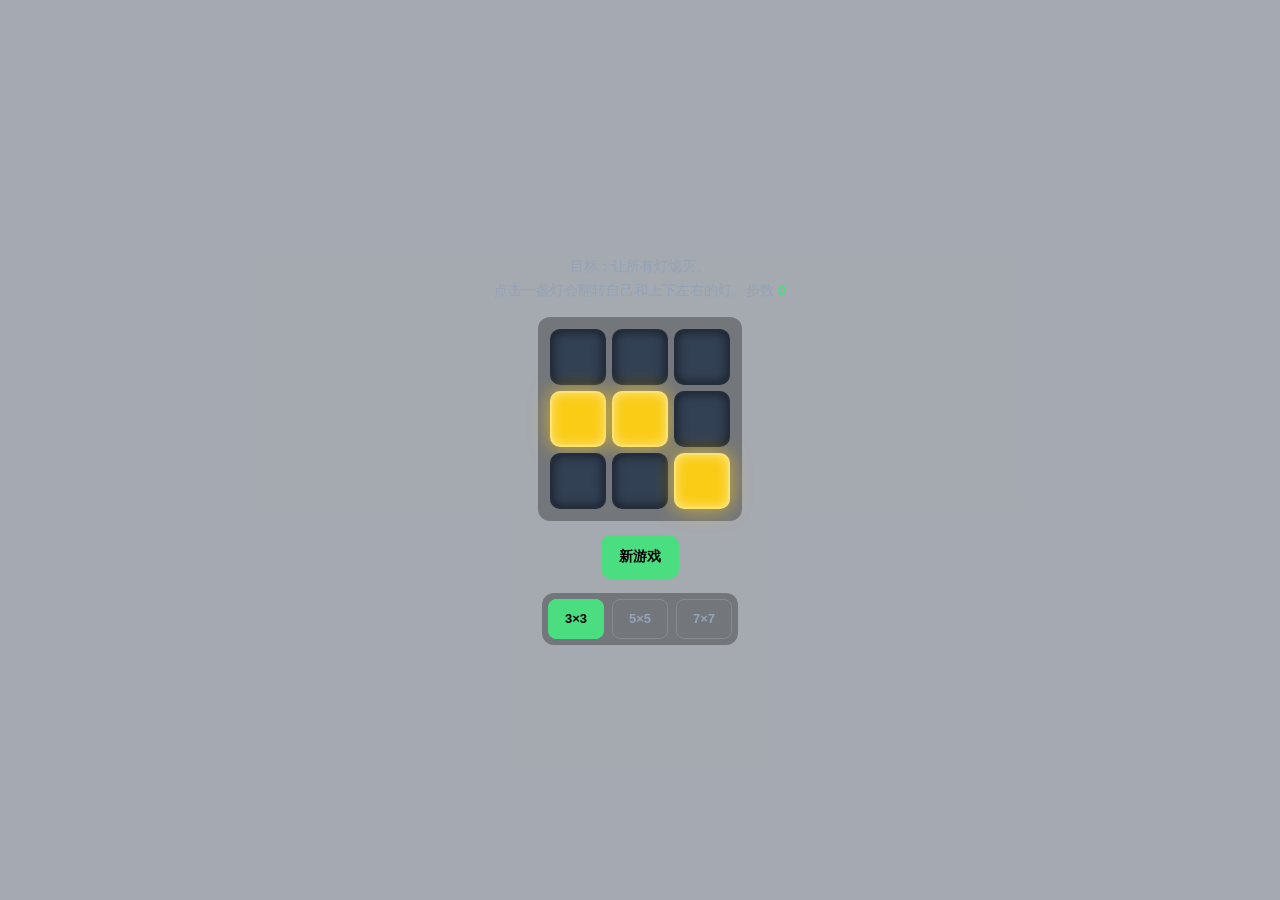
<file: games/lightsout.html>
<!DOCTYPE html>
<html lang="zh-CN">
<head>
<meta charset="UTF-8">
<meta name="viewport" content="width=device-width, initial-scale=1.0, viewport-fit=cover">
<title>灭灯</title>
<link rel="stylesheet" href="../css/common.css">
<style>
.lo-wrap {
    display: flex;
    flex-direction: column;
    align-items: center;
    gap: 14px;
    width: 100%;
    min-height: 100%;
    justify-content: center;
    padding: 8px;
}
.lo-info {
    color: var(--text-sub);
    font-size: 14px;
    text-align: center;
    max-width: 500px;
    line-height: 1.7;
}
.lo-info b { color: var(--primary); }
.lo-grid {
    display: grid;
    gap: 6px;
    padding: 12px;
    background: rgba(0,0,0,0.3);
    border-radius: 12px;
    touch-action: manipulation;
    max-width: 100%;
}
.lo-cell {
    width: var(--cell, 56px);
    height: var(--cell, 56px);
    border-radius: 10px;
    background: #334155;
    cursor: pointer;
    transition: all 0.15s;
    box-shadow: inset 0 0 12px rgba(0,0,0,0.6);
    user-select: none;
    -webkit-user-select: none;
    border: 2px solid rgba(0,0,0,0.3);
}
.lo-cell.on {
    background: #facc15;
    box-shadow: 0 0 20px rgba(250,204,21,0.7), inset 0 0 12px rgba(255,255,255,0.5);
    border-color: rgba(255,255,255,0.4);
}
.lo-cell:active { transform: scale(0.94); }
.lo-cell.locked { cursor: default; }
.lo-btns { display: flex; gap: 10px; flex-wrap: wrap; justify-content: center; }
.lo-levels {
    display: flex;
    gap: 8px;
    background: rgba(0,0,0,0.3);
    padding: 6px;
    border-radius: 12px;
}
.lo-level-btn {
    padding: 8px 16px;
    border-radius: 8px;
    background: transparent;
    border: 1px solid rgba(255,255,255,0.15);
    color: var(--text-sub);
    font-size: 13px;
    font-weight: 600;
    cursor: pointer;
    font-family: inherit;
    min-height: 40px;
    transition: all 0.15s;
}
.lo-level-btn:hover:not(.active) { background: rgba(255,255,255,0.08); }
.lo-level-btn.active { background: var(--primary); color: #000; border-color: var(--primary); }

@media (max-width: 767px) {
    .lo-info { font-size: 12px; }
    .lo-grid { gap: 4px; padding: 8px; }
    .lo-btns .btn { font-size: 13px; padding: 8px 14px; }
    .lo-level-btn { padding: 6px 12px; font-size: 12px; }
}
</style>
</head>
<body class="embedded">
<div class="game-inner">
    <div class="lo-wrap">
        <div class="lo-info">
            目标：让所有灯熄灭。<br>
            点击一盏灯会翻转自己和上下左右的灯。步数 <b id="steps">0</b>
        </div>
        <div id="grid" class="lo-grid"></div>
        <div class="lo-btns">
            <button class="btn" id="btnNew">新游戏</button>
        </div>
        <div class="lo-levels" id="levels"></div>
    </div>
</div>

<div class="modal" id="modal">
    <div class="modal-box">
        <h2>🎉 全部熄灭</h2>
        <p>完成步数<span class="big-value" id="finalSteps">0</span></p>
        <div class="modal-actions">
            <button class="btn" id="btnRestart">再来一次</button>
            <button class="btn ghost" id="btnClose">关闭</button>
        </div>
    </div>
</div>

<script src="../js/bridge.js"></script>
<script>
(function () {
    'use strict';
    document.body.classList.add('embedded');

    const SIZES = [3, 5, 7];
    let sizeIdx = 0;
    let N, grid, steps, gameOver;

    const gridEl = document.getElementById('grid');
    const stepsEl = document.getElementById('steps');
    const levelsEl = document.getElementById('levels');
    const modal = document.getElementById('modal');
    const finalStepsEl = document.getElementById('finalSteps');
    const btnRestart = document.getElementById('btnRestart');
    const btnClose = document.getElementById('btnClose');

    function calcCellSize() {
        const vw = window.innerWidth;
        const vh = window.innerHeight;
        const availW = Math.min(vw - 80, 500);
        const availH = Math.min(vh - 300, 500);
        const byW = Math.floor((availW - N * 6 - 24) / N);
        const byH = Math.floor((availH - N * 6 - 24) / N);
        return Math.max(28, Math.min(byW, byH, 56));
    }

    function buildLevels() {
        levelsEl.innerHTML = '';
        SIZES.forEach((s, i) => {
            const btn = document.createElement('button');
            btn.className = 'lo-level-btn' + (i === sizeIdx ? ' active' : '');
            btn.textContent = `${s}×${s}`;
            btn.onclick = () => {
                sizeIdx = i;
                buildLevels();
                init();
            };
            levelsEl.appendChild(btn);
        });
    }

    function init() {
        N = SIZES[sizeIdx];
        grid = Array.from({ length: N }, () => Array(N).fill(0));
        steps = 0;
        gameOver = false;
        stepsEl.textContent = '0';
        modal.classList.remove('show');

        const times = N * N * 2;
        for (let i = 0; i < times; i++) {
            toggle(Math.floor(Math.random() * N), Math.floor(Math.random() * N), false);
        }
        if (grid.flat().every(v => v === 0)) { init(); return; }
        render();
    }

    function toggle(x, y, count = true) {
        for (const [dx, dy] of [[0,0],[0,1],[0,-1],[1,0],[-1,0]]) {
            const nx = x + dx, ny = y + dy;
            if (nx >= 0 && nx < N && ny >= 0 && ny < N) grid[ny][nx] ^= 1;
        }
        if (count) { steps++; stepsEl.textContent = steps; }
    }

    function render() {
        const cell = calcCellSize();
        gridEl.style.setProperty('--cell', cell + 'px');
        gridEl.style.gridTemplateColumns = `repeat(${N}, ${cell}px)`;
        gridEl.innerHTML = '';
        for (let y = 0; y < N; y++) {
            for (let x = 0; x < N; x++) {
                const cellEl = document.createElement('div');
                cellEl.className = 'lo-cell' + (grid[y][x] ? ' on' : '') + (gameOver ? ' locked' : '');
                cellEl.dataset.x = x;
                cellEl.dataset.y = y;
                gridEl.appendChild(cellEl);
            }
        }
    }

    gridEl.addEventListener('click', e => {
        if (gameOver) return;
        const cellEl = e.target.closest('.lo-cell');
        if (!cellEl) return;
        const x = +cellEl.dataset.x, y = +cellEl.dataset.y;
        toggle(x, y);
        updateCell(x, y);
        for (const [dx, dy] of [[0,1],[0,-1],[1,0],[-1,0]]) {
            const nx = x + dx, ny = y + dy;
            if (nx >= 0 && nx < N && ny >= 0 && ny < N) updateCell(nx, ny);
        }
        if (grid.flat().every(v => v === 0)) {
            gameOver = true;
            finalStepsEl.textContent = steps;
            modal.classList.add('show');
            render();
        }
    });

    function updateCell(x, y) {
        const el = gridEl.querySelector(`.lo-cell[data-x="${x}"][data-y="${y}"]`);
        if (el) el.classList.toggle('on', grid[y][x] === 1);
    }

    document.getElementById('btnNew').onclick = init;
    btnRestart.onclick = () => { modal.classList.remove('show'); init(); };
    btnClose.onclick = () => { modal.classList.remove('show'); };

    let resizeTimer = null;
    window.addEventListener('resize', () => {
        if (resizeTimer) clearTimeout(resizeTimer);
        resizeTimer = setTimeout(render, 200);
    });

    buildLevels();
    init();
    GameBridge.notifyReady();
})();
</script>
</body>
</html>
</file>
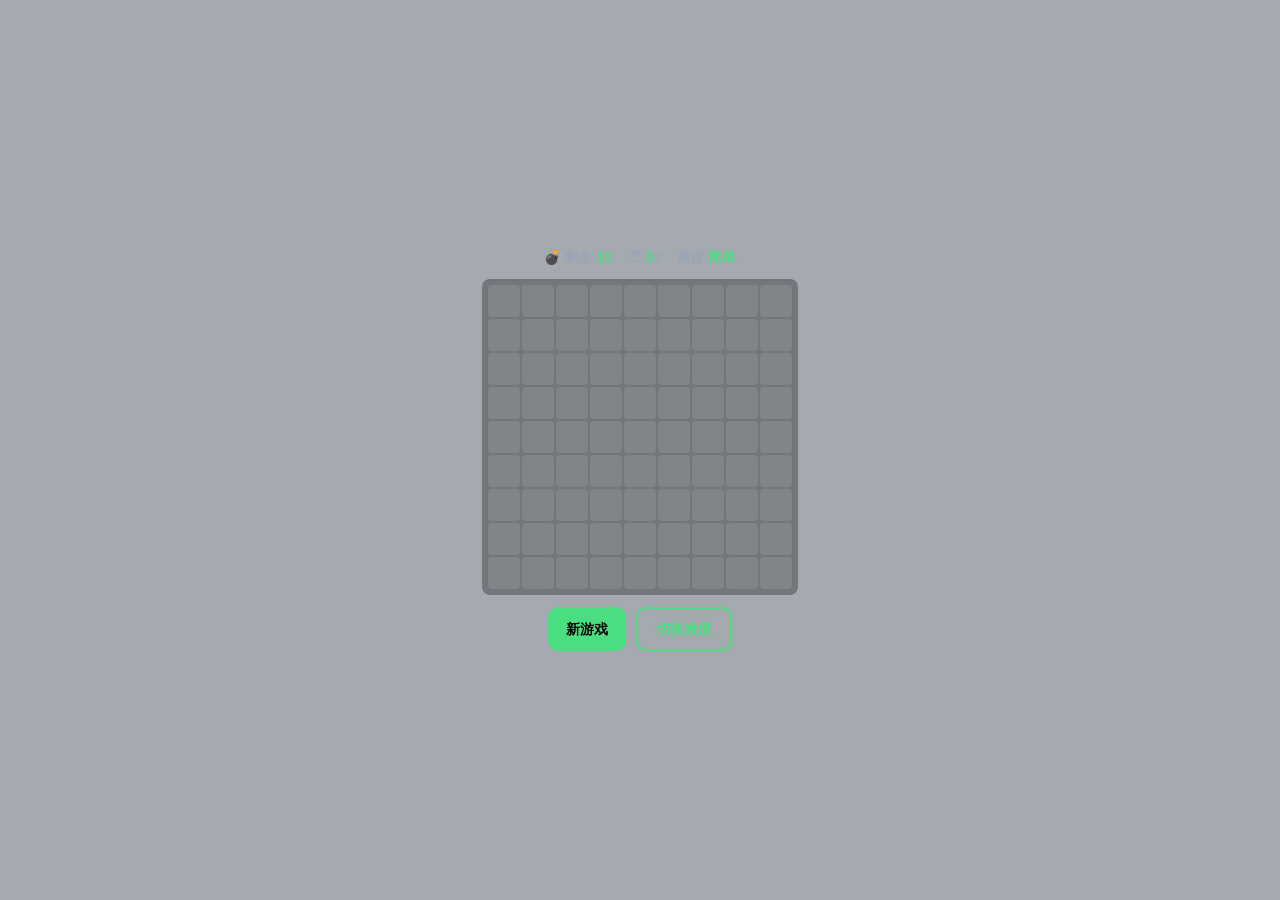
<file: games/minesweeper.html>
<!DOCTYPE html>
<html lang="zh-CN">
<head>
<meta charset="UTF-8">
<meta name="viewport" content="width=device-width, initial-scale=1.0, viewport-fit=cover">
<title>扫雷</title>
<link rel="stylesheet" href="../css/common.css">
<style>
.mine-wrap {
    display: flex;
    flex-direction: column;
    align-items: center;
    gap: 12px;
    width: 100%;
    min-height: 100%;
    justify-content: center;
}
.mine-info {
    display: flex;
    gap: 16px;
    color: var(--text-sub);
    font-size: 14px;
    flex-wrap: wrap;
    justify-content: center;
}
.mine-info b { color: var(--primary); }
.mine-grid-wrap {
    max-width: 100%;
    overflow: auto;
    padding: 6px;
    background: rgba(0,0,0,0.3);
    border-radius: 8px;
    touch-action: manipulation;
}
.mine-grid { display: grid; gap: 2px; margin: 0 auto; width: max-content; }
.mine-cell {
    width: var(--cell, 30px);
    height: var(--cell, 30px);
    display: flex;
    justify-content: center;
    align-items: center;
    background: rgba(255,255,255,0.1);
    border-radius: 4px;
    cursor: pointer;
    font-weight: 700;
    font-size: calc(var(--cell, 30px) * 0.5);
    transition: background 0.1s;
    user-select: none;
    -webkit-user-select: none;
}
.mine-cell:hover { background: rgba(255,255,255,0.2); }
.mine-cell.revealed { background: rgba(0,0,0,0.3); cursor: default; }
.mine-cell.mine { background: var(--danger); color: #fff; }
.mine-cell.flag { background: #fbbf24; color: #000; }
.mine-cell.wrong-flag { background: rgba(239,68,68,0.6); color: #fff; }
.mine-cell.n1 { color: #60a5fa; } .mine-cell.n2 { color: #4ade80; }
.mine-cell.n3 { color: #f87171; } .mine-cell.n4 { color: #a78bfa; }
.mine-cell.n5 { color: #fb923c; } .mine-cell.n6 { color: #22d3ee; }
.mine-cell.n7 { color: #f472b6; } .mine-cell.n8 { color: #e5e7eb; }
.mine-btns { display: flex; gap: 10px; flex-wrap: wrap; justify-content: center; }

.mode-toggle {
    display: none;
    gap: 8px;
    background: rgba(0,0,0,0.3);
    padding: 6px;
    border-radius: 12px;
}
.mode-btn {
    padding: 8px 16px;
    border-radius: 8px;
    background: transparent;
    border: 1px solid rgba(255,255,255,0.15);
    color: var(--text-sub);
    font-size: 13px;
    font-weight: 600;
    cursor: pointer;
    font-family: inherit;
    min-height: 40px;
}
.mode-btn.active { background: var(--primary); color: #000; border-color: var(--primary); }

@media (max-width: 767px) {
    .mine-info { font-size: 12px; gap: 10px; }
    .mode-toggle { display: flex; }
    .mine-btns .btn { font-size: 12px; padding: 8px 14px; }
}
</style>
</head>
<body class="embedded">
<div class="game-inner">
    <div class="mine-wrap">
        <div class="mine-info">
            <span>💣 剩余 <b id="mineLeft">0</b></span>
            <span>⏱ <b id="timeEl">0</b>s</span>
            <span>难度 <b id="lvEl">—</b></span>
        </div>

        <div class="mode-toggle" id="modeToggle">
            <button class="mode-btn active" data-mode="dig">⛏ 挖掘</button>
            <button class="mode-btn" data-mode="flag">🚩 插旗</button>
        </div>

        <div class="mine-grid-wrap">
            <div id="grid" class="mine-grid"></div>
        </div>

        <div class="mine-btns">
            <button class="btn" id="btnNew">新游戏</button>
            <button class="btn ghost" id="btnLv">切换难度</button>
        </div>
    </div>
</div>

<div class="modal" id="modal">
    <div class="modal-box">
        <h2 id="modalTitle">游戏结束</h2>
        <p id="modalSub">——</p>
        <div class="modal-actions">
            <button class="btn" id="btnRestart">重新开始</button>
            <button class="btn ghost" id="btnClose">关闭</button>
        </div>
    </div>
</div>

<script src="../js/bridge.js"></script>
<script>
(function () {
    'use strict';
    document.body.classList.add('embedded');

    const LEVELS = [
        { rows: 9,  cols: 9,  mines: 10, name: '简单' },
        { rows: 16, cols: 16, mines: 40, name: '困难' },
        { rows: 16, cols: 30, mines: 99, name: '专业' }
    ];

    let levelIdx = 0;
    let rows, cols, mines;
    let grid, revealed, flagged;
    let gameOver, started, seconds, timer;
    let touchMode = 'dig';

    const gridEl = document.getElementById('grid');
    const mineLeftEl = document.getElementById('mineLeft');
    const timeEl = document.getElementById('timeEl');
    const lvEl = document.getElementById('lvEl');
    const modeToggle = document.getElementById('modeToggle');
    const modal = document.getElementById('modal');
    const modalTitle = document.getElementById('modalTitle');
    const modalSub = document.getElementById('modalSub');
    const btnRestart = document.getElementById('btnRestart');
    const btnClose = document.getElementById('btnClose');

    const isTouch = ('ontouchstart' in window) || navigator.maxTouchPoints > 0;

    function calcCellSize() {
        const vw = window.innerWidth;
        const vh = window.innerHeight;
        const availW = Math.min(vw - 60, 900);
        const availH = vh * 0.55;
        const byW = Math.floor((availW - cols * 2) / cols);
        const byH = Math.floor((availH - rows * 2) / rows);
        return Math.max(18, Math.min(byW, byH, 32));
    }

    function init() {
        const lv = LEVELS[levelIdx];
        rows = lv.rows; cols = lv.cols; mines = lv.mines;
        grid = Array.from({ length: rows }, () => Array(cols).fill(0));
        revealed = Array.from({ length: rows }, () => Array(cols).fill(false));
        flagged = Array.from({ length: rows }, () => Array(cols).fill(false));
        gameOver = false;
        started = false;
        seconds = 0;
        clearInterval(timer);
        timeEl.textContent = '0';
        mineLeftEl.textContent = mines;
        lvEl.textContent = lv.name;
        modal.classList.remove('show');

        const cell = calcCellSize();
        gridEl.style.setProperty('--cell', cell + 'px');
        gridEl.style.gridTemplateColumns = `repeat(${cols}, ${cell}px)`;
        gridEl.innerHTML = '';
        for (let y = 0; y < rows; y++) {
            for (let x = 0; x < cols; x++) {
                const el = document.createElement('div');
                el.className = 'mine-cell';
                el.dataset.x = x;
                el.dataset.y = y;
                gridEl.appendChild(el);
            }
        }
        refreshAll();
    }

    function refreshAll() {
        for (let y = 0; y < rows; y++) for (let x = 0; x < cols; x++) updateCellVisual(x, y);
    }
    function updateCellVisual(x, y) {
        const el = gridEl.children[y * cols + x];
        el.className = 'mine-cell';
        el.textContent = '';
        if (revealed[y][x]) {
            el.classList.add('revealed');
            if (grid[y][x] === -1) { el.classList.add('mine'); el.textContent = '💣'; }
            else if (grid[y][x] > 0) { el.textContent = grid[y][x]; el.classList.add('n' + grid[y][x]); }
        } else if (flagged[y][x]) {
            el.classList.add('flag');
            el.textContent = '🚩';
        }
    }

    function placeMines(sx, sy) {
        let placed = 0, attempts = 0;
        while (placed < mines && attempts < 10000) {
            attempts++;
            const x = Math.floor(Math.random() * cols);
            const y = Math.floor(Math.random() * rows);
            if (grid[y][x] === -1) continue;
            if (Math.abs(x - sx) <= 1 && Math.abs(y - sy) <= 1) continue;
            grid[y][x] = -1;
            placed++;
        }
        for (let y = 0; y < rows; y++) {
            for (let x = 0; x < cols; x++) {
                if (grid[y][x] === -1) continue;
                let cnt = 0;
                for (let dy = -1; dy <= 1; dy++) for (let dx = -1; dx <= 1; dx++) {
                    const ny = y + dy, nx = x + dx;
                    if (ny >= 0 && ny < rows && nx >= 0 && nx < cols && grid[ny][nx] === -1) cnt++;
                }
                grid[y][x] = cnt;
            }
        }
    }

    let longPressTimer = null;
    let longPressHandled = false;
    let touchStartPos = null;

    gridEl.addEventListener('click', e => {
        if (gameOver) return;
        const el = e.target.closest('.mine-cell');
        if (!el) return;
        if (longPressHandled) { longPressHandled = false; return; }
        const x = +el.dataset.x, y = +el.dataset.y;
        if (touchMode === 'flag' && isTouch) rightClick(x, y);
        else leftClick(x, y);
    });

    gridEl.addEventListener('contextmenu', e => {
        e.preventDefault();
        if (gameOver) return;
        if (longPressHandled) { longPressHandled = false; return; }
        const el = e.target.closest('.mine-cell');
        if (!el) return;
        const x = +el.dataset.x, y = +el.dataset.y;
        rightClick(x, y);
    });

    gridEl.addEventListener('touchstart', e => {
        if (gameOver) return;
        const el = e.target.closest('.mine-cell');
        if (!el) return;
        const t = e.touches[0];
        touchStartPos = { x: t.clientX, y: t.clientY };
        longPressHandled = false;
        const x = +el.dataset.x, y = +el.dataset.y;
        longPressTimer = setTimeout(() => {
            longPressHandled = true;
            rightClick(x, y);
        }, 500);
    }, { passive: true });

    gridEl.addEventListener('touchmove', e => {
        if (!touchStartPos) return;
        const t = e.touches[0];
        const dx = Math.abs(t.clientX - touchStartPos.x);
        const dy = Math.abs(t.clientY - touchStartPos.y);
        if (dx > 8 || dy > 8) {
            if (longPressTimer) { clearTimeout(longPressTimer); longPressTimer = null; }
        }
    }, { passive: true });

    gridEl.addEventListener('touchend', () => {
        if (longPressTimer) { clearTimeout(longPressTimer); longPressTimer = null; }
        touchStartPos = null;
    });

    function leftClick(x, y) {
        if (gameOver || revealed[y][x] || flagged[y][x]) return;
        if (!started) {
            started = true;
            placeMines(x, y);
            timer = setInterval(() => { seconds++; timeEl.textContent = seconds; }, 1000);
        }
        if (grid[y][x] === -1) {
            gameOver = true;
            revealed[y][x] = true;
            clearInterval(timer);
            revealAllMines();
            refreshAll();
            modalTitle.textContent = '💥 踩雷了';
            modalSub.textContent = `用时 ${seconds} 秒`;
            btnRestart.textContent = '重新开始';
            modal.classList.add('show');
            return;
        }
        floodReveal(x, y);
        refreshAll();
        checkWin();
    }

    function floodReveal(x, y) {
        const stack = [[x, y]];
        while (stack.length) {
            const [cx, cy] = stack.pop();
            if (cx < 0 || cy < 0 || cx >= cols || cy >= rows) continue;
            if (revealed[cy][cx] || flagged[cy][cx]) continue;
            revealed[cy][cx] = true;
            if (grid[cy][cx] === 0) {
                for (let dy = -1; dy <= 1; dy++) for (let dx = -1; dx <= 1; dx++) {
                    if (dx === 0 && dy === 0) continue;
                    stack.push([cx + dx, cy + dy]);
                }
            }
        }
    }

    function revealAllMines() {
        for (let y = 0; y < rows; y++) for (let x = 0; x < cols; x++) {
            if (grid[y][x] === -1 && !flagged[y][x]) revealed[y][x] = true;
        }
    }

    function rightClick(x, y) {
        if (gameOver || revealed[y][x]) return;
        flagged[y][x] = !flagged[y][x];
        let cnt = 0;
        for (let yy = 0; yy < rows; yy++) for (let xx = 0; xx < cols; xx++) if (flagged[yy][xx]) cnt++;
        mineLeftEl.textContent = mines - cnt;
        updateCellVisual(x, y);
    }

    function checkWin() {
        for (let y = 0; y < rows; y++) for (let x = 0; x < cols; x++) {
            if (grid[y][x] !== -1 && !revealed[y][x]) return;
        }
        gameOver = true;
        clearInterval(timer);
        modalTitle.textContent = '🎉 恭喜通关';
        modalSub.textContent = `用时 ${seconds} 秒`;
        btnRestart.textContent = '再来一局';
        modal.classList.add('show');
    }

    modeToggle.addEventListener('click', e => {
        const btn = e.target.closest('.mode-btn');
        if (!btn) return;
        touchMode = btn.dataset.mode;
        modeToggle.querySelectorAll('.mode-btn').forEach(b => b.classList.toggle('active', b === btn));
    });

    document.getElementById('btnNew').onclick = init;
    document.getElementById('btnLv').onclick = () => {
        levelIdx = (levelIdx + 1) % LEVELS.length;
        init();
    };
    btnRestart.onclick = () => { modal.classList.remove('show'); init(); };
    btnClose.onclick = () => { modal.classList.remove('show'); };

    let resizeTimer = null;
    window.addEventListener('resize', () => {
        if (resizeTimer) clearTimeout(resizeTimer);
        resizeTimer = setTimeout(() => {
            const cell = calcCellSize();
            gridEl.style.setProperty('--cell', cell + 'px');
            gridEl.style.gridTemplateColumns = `repeat(${cols}, ${cell}px)`;
        }, 200);
    });

    init();
    GameBridge.notifyReady();
})();
</script>
</body>
</html>
</file>
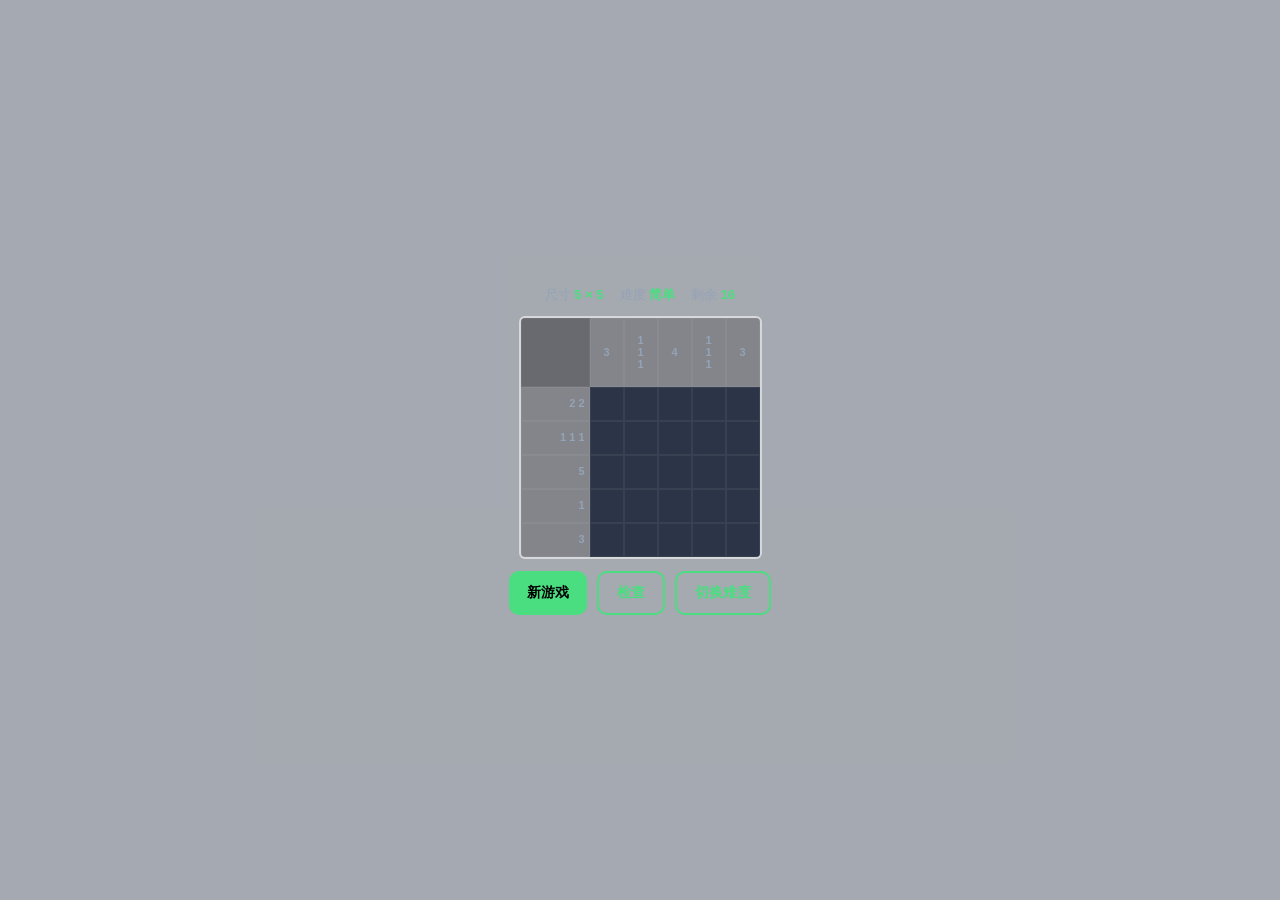
<file: games/nonogram.html>
<!DOCTYPE html>
<html lang="zh-CN">
<head>
<meta charset="UTF-8">
<meta name="viewport" content="width=device-width, initial-scale=1.0, viewport-fit=cover">
<title>数织</title>
<link rel="stylesheet" href="../css/common.css">
<style>
.nono-wrap {
    display: flex;
    flex-direction: column;
    align-items: center;
    gap: 12px;
    width: 100%;
    min-height: 100%;
    justify-content: center;
}
.nono-toolbar {
    display: flex;
    gap: 16px;
    align-items: center;
    color: var(--text-sub);
    font-size: 13px;
    flex-wrap: wrap;
    justify-content: center;
}
.nono-toolbar b { color: var(--primary); }
.nono-grid {
    display: grid;
    background: rgba(255,255,255,0.1);
    border: 2px solid rgba(255,255,255,0.5);
    border-radius: 6px;
    overflow: auto;
    max-width: 100%;
    max-height: 60vh;
    touch-action: manipulation;
}
.nono-cell {
    width: var(--cell, 30px);
    height: var(--cell, 30px);
    background: rgba(30,41,59,0.9);
    border: 1px solid rgba(255,255,255,0.06);
    cursor: pointer;
    transition: background 0.1s;
    user-select: none;
    -webkit-user-select: none;
}
.nono-cell:hover { background: rgba(255,255,255,0.08); }
.nono-cell.filled { background: var(--primary); box-shadow: inset 0 0 8px rgba(0,0,0,0.35); }
.nono-cell.marked { background: rgba(239,68,68,0.35); }
.nono-cell.locked { cursor: default; }
.nono-cell.locked:hover { background: inherit; }
.nono-clue {
    display: flex;
    align-items: center;
    justify-content: flex-end;
    padding: 0 4px;
    font-size: 11px;
    color: var(--text-sub);
    background: rgba(0,0,0,0.25);
    border: 1px solid rgba(255,255,255,0.05);
    font-weight: 600;
    line-height: 1.1;
    overflow: hidden;
}
.nono-clue.top { justify-content: center; flex-direction: column; text-align: center; }
.nono-clue.corner { background: rgba(0,0,0,0.4); }
.nono-btns { display: flex; gap: 10px; flex-wrap: wrap; justify-content: center; }

@media (max-width: 767px) {
    .nono-toolbar { font-size: 12px; gap: 10px; }
    .nono-cell { width: var(--cell, 26px); height: var(--cell, 26px); }
    .nono-clue { font-size: 10px; }
    .nono-btns .btn { font-size: 12px; padding: 8px 12px; }
}
</style>
</head>
<body class="embedded">
<div class="game-inner">
    <div class="nono-wrap">
        <div class="nono-toolbar">
            <span>尺寸 <b id="sizeLabel">—</b></span>
            <span>难度 <b id="levelLabel">—</b></span>
            <span>剩余 <b id="remainLabel" style="color: var(--primary);">—</b></span>
        </div>
        <div id="grid" class="nono-grid"></div>
        <div class="nono-btns">
            <button class="btn" id="btnNew">新游戏</button>
            <button class="btn ghost" id="btnCheck">检查</button>
            <button class="btn ghost" id="btnLevel">切换难度</button>
        </div>
    </div>
</div>

<div class="modal" id="modal">
    <div class="modal-box">
        <h2 id="modalTitle">恭喜完成</h2>
        <p id="modalSub">数织通关</p>
        <div class="modal-actions">
            <button class="btn" id="btnNext">下一题</button>
            <button class="btn ghost" id="btnClose">关闭</button>
        </div>
    </div>
</div>

<div class="toast-container" id="toastContainer"></div>

<script src="../js/bridge.js"></script>
<script>
(function () {
    'use strict';
    document.body.classList.add('embedded');

    const LEVELS = [
        { size: 5,  density: 0.6, name: '简单' },
        { size: 10, density: 0.6, name: '困难' },
        { size: 15, density: 0.6, name: '专业' }
    ];

    let levelIdx = 0;
    let solution = [];
    let gridState = [];
    let totalFilled = 0;
    let locked = false;

    const gridEl = document.getElementById('grid');
    const sizeLabel = document.getElementById('sizeLabel');
    const levelLabel = document.getElementById('levelLabel');
    const remainLabel = document.getElementById('remainLabel');
    const modal = document.getElementById('modal');
    const modalTitle = document.getElementById('modalTitle');
    const modalSub = document.getElementById('modalSub');
    const btnNext = document.getElementById('btnNext');
    const btnClose = document.getElementById('btnClose');
    const toastContainer = document.getElementById('toastContainer');

    function toast(text, type = '') {
        const el = document.createElement('div');
        el.className = 'toast' + (type ? ' ' + type : '');
        el.textContent = text;
        toastContainer.appendChild(el);
        setTimeout(() => {
            el.style.opacity = '0';
            el.style.transition = 'opacity 0.3s';
            setTimeout(() => el.remove(), 300);
        }, 2000);
    }

    function generateSolution(size, density) {
        const sol = Array.from({ length: size }, () => Array(size).fill(0));
        for (let y = 0; y < size; y++) {
            for (let x = 0; x <= Math.floor((size - 1) / 2); x++) {
                const v = Math.random() < density ? 1 : 0;
                sol[y][x] = v;
                sol[y][size - 1 - x] = v;
            }
        }
        return sol;
    }

    function rowClue(row) {
        const clue = [];
        let cnt = 0;
        for (const v of row) {
            if (v) cnt++;
            else { if (cnt) clue.push(cnt); cnt = 0; }
        }
        if (cnt) clue.push(cnt);
        return clue.length ? clue : [0];
    }
    function colClue(sol, col) { return rowClue(sol.map(r => r[col])); }
    function countFilled() {
        let n = 0;
        solution.forEach(r => r.forEach(v => { if (v) n++; }));
        return n;
    }

    function computeCellSize(size, maxRowClueLen, maxColClueLen) {
        const vw = window.innerWidth;
        const vh = window.innerHeight;
        const availW = Math.min(vw - 60, 700);
        const availH = Math.min(vh - 260, 500);
        const clueW = maxRowClueLen * 14;
        const clueH = maxColClueLen * 14;
        const byW = Math.floor((availW - clueW - size * 2) / size);
        const byH = Math.floor((availH - clueH - size * 2) / size);
        return Math.max(12, Math.min(byW, byH, 34));
    }

    function render() {
        const size = solution.length;
        const rowClues = solution.map(rowClue);
        const colClues = Array.from({ length: size }, (_, c) => colClue(solution, c));
        const maxRowClue = Math.max(...rowClues.map(c => c.length));
        const maxColClue = Math.max(...colClues.map(c => c.length));

        const cell = computeCellSize(size, maxRowClue, maxColClue);
        const clueSize = Math.max(14, Math.floor(cell * 0.7));

        gridEl.style.setProperty('--cell', cell + 'px');
        gridEl.innerHTML = '';
        gridEl.style.gridTemplateColumns = `${maxRowClue * clueSize}px repeat(${size}, ${cell}px)`;
        gridEl.style.gridTemplateRows = `${maxColClue * clueSize}px repeat(${size}, ${cell}px)`;

        const corner = document.createElement('div');
        corner.className = 'nono-clue corner';
        corner.style.gridColumn = '1 / 2';
        corner.style.gridRow = '1 / 2';
        gridEl.appendChild(corner);

        for (let c = 0; c < size; c++) {
            const el = document.createElement('div');
            el.className = 'nono-clue top';
            el.style.gridColumn = `${c + 2} / ${c + 3}`;
            el.style.gridRow = '1 / 2';
            el.innerHTML = colClues[c].map(n => `<div>${n}</div>`).join('');
            gridEl.appendChild(el);
        }

        for (let r = 0; r < size; r++) {
            const rowEl = document.createElement('div');
            rowEl.className = 'nono-clue';
            rowEl.style.gridColumn = '1 / 2';
            rowEl.style.gridRow = `${r + 2} / ${r + 3}`;
            rowEl.innerText = rowClues[r].join(' ');
            gridEl.appendChild(rowEl);

            for (let c = 0; c < size; c++) {
                const cellEl = document.createElement('div');
                cellEl.className = 'nono-cell';
                cellEl.dataset.r = r;
                cellEl.dataset.c = c;
                if (gridState[r][c] === 1) cellEl.classList.add('filled');
                if (gridState[r][c] === 2) cellEl.classList.add('marked');
                if (locked) cellEl.classList.add('locked');
                gridEl.appendChild(cellEl);
            }
        }
    }

    let longPressTimer = null;
    let longPressHandled = false;

    gridEl.addEventListener('click', e => {
        if (locked) return;
        const cell = e.target.closest('.nono-cell');
        if (!cell) return;
        if (longPressHandled) { longPressHandled = false; return; }
        const r = +cell.dataset.r, c = +cell.dataset.c;
        toggle(r, c, 1);
    });

    gridEl.addEventListener('contextmenu', e => {
        e.preventDefault();
        if (locked) return;
        if (longPressHandled) return;
        const cell = e.target.closest('.nono-cell');
        if (!cell) return;
        const r = +cell.dataset.r, c = +cell.dataset.c;
        toggle(r, c, 2);
    });

    gridEl.addEventListener('touchstart', e => {
        if (locked) return;
        const cell = e.target.closest('.nono-cell');
        if (!cell) return;
        longPressHandled = false;
        longPressTimer = setTimeout(() => {
            longPressHandled = true;
            const r = +cell.dataset.r, c = +cell.dataset.c;
            toggle(r, c, 2);
        }, 450);
    }, { passive: true });

    gridEl.addEventListener('touchend', () => {
        if (longPressTimer) { clearTimeout(longPressTimer); longPressTimer = null; }
    });
    gridEl.addEventListener('touchmove', () => {
        if (longPressTimer) { clearTimeout(longPressTimer); longPressTimer = null; }
    }, { passive: true });

    function toggle(r, c, mode) {
        if (locked) return;
        if (mode === 1) gridState[r][c] = gridState[r][c] === 1 ? 0 : 1;
        else gridState[r][c] = gridState[r][c] === 2 ? 0 : 2;
        const cellEl = gridEl.querySelector(`.nono-cell[data-r="${r}"][data-c="${c}"]`);
        if (cellEl) {
            cellEl.classList.toggle('filled', gridState[r][c] === 1);
            cellEl.classList.toggle('marked', gridState[r][c] === 2);
        }
        updateRemain();
        checkWin();
    }

    function updateRemain() {
        let filled = 0;
        gridState.forEach(r => r.forEach(v => { if (v === 1) filled++; }));
        const diff = totalFilled - filled;
        if (diff > 0) { remainLabel.textContent = diff; remainLabel.style.color = 'var(--primary)'; }
        else if (diff === 0) { remainLabel.textContent = '0'; remainLabel.style.color = 'var(--primary)'; }
        else { remainLabel.textContent = `超出 ${-diff}`; remainLabel.style.color = 'var(--danger)'; }
    }

    function deriveClue(arr) {
        const clue = []; let cnt = 0;
        for (const v of arr) {
            if (v === 1) cnt++;
            else { if (cnt) clue.push(cnt); cnt = 0; }
        }
        if (cnt) clue.push(cnt);
        return clue.length ? clue : [0];
    }
    function cluesEqual(a, b) {
        if (a.length !== b.length) return false;
        for (let i = 0; i < a.length; i++) if (a[i] !== b[i]) return false;
        return true;
    }

    function checkByClues() {
        const size = solution.length;
        const targetRowClues = solution.map(rowClue);
        const targetColClues = Array.from({ length: size }, (_, c) => colClue(solution, c));
        const curRows = gridState.map(row => row.map(v => v === 1 ? 1 : 0));
        const curCols = Array.from({ length: size }, (_, c) => curRows.map(r => r[c]));
        for (let r = 0; r < size; r++) {
            if (!cluesEqual(deriveClue(curRows[r]), targetRowClues[r])) return false;
        }
        for (let c = 0; c < size; c++) {
            if (!cluesEqual(deriveClue(curCols[c]), targetColClues[c])) return false;
        }
        return true;
    }

    function checkWin() {
        if (locked) return;
        if (checkByClues()) {
            locked = true;
            render(); // 加 locked 样式
            modalTitle.textContent = '恭喜完成';
            modalSub.textContent = `数织 ${solution.length} × ${solution.length}`;
            modal.classList.add('show');
        }
    }

    function checkAnswer() {
        if (locked) { toast('已完成，无需检查'); return; }
        if (checkByClues()) { toast('全部正确！', 'success'); return; }
        const size = solution.length;
        let badRows = 0, badCols = 0;
        const targetRowClues = solution.map(rowClue);
        const targetColClues = Array.from({ length: size }, (_, c) => colClue(solution, c));
        const curRows = gridState.map(row => row.map(v => v === 1 ? 1 : 0));
        const curCols = Array.from({ length: size }, (_, c) => curRows.map(r => r[c]));
        for (let r = 0; r < size; r++) if (!cluesEqual(deriveClue(curRows[r]), targetRowClues[r])) badRows++;
        for (let c = 0; c < size; c++) if (!cluesEqual(deriveClue(curCols[c]), targetColClues[c])) badCols++;
        toast(`还有 ${badRows} 行、${badCols} 列不符`, 'warn');
    }

    function newGame() {
        const lv = LEVELS[levelIdx];
        solution = generateSolution(lv.size, lv.density);
        gridState = Array.from({ length: lv.size }, () => Array(lv.size).fill(0));
        totalFilled = countFilled();
        locked = false;
        sizeLabel.textContent = `${lv.size} × ${lv.size}`;
        levelLabel.textContent = lv.name;
        updateRemain();
        render();
    }

    document.getElementById('btnNew').onclick = newGame;
    document.getElementById('btnCheck').onclick = checkAnswer;
    document.getElementById('btnLevel').onclick = () => {
        levelIdx = (levelIdx + 1) % LEVELS.length;
        newGame();
    };
    btnNext.onclick = () => { modal.classList.remove('show'); newGame(); };
    btnClose.onclick = () => { modal.classList.remove('show'); };

    let resizeTimer = null;
    window.addEventListener('resize', () => {
        if (resizeTimer) clearTimeout(resizeTimer);
        resizeTimer = setTimeout(render, 200);
    });

    newGame();
    GameBridge.notifyReady();
})();
</script>
</body>
</html>
</file>
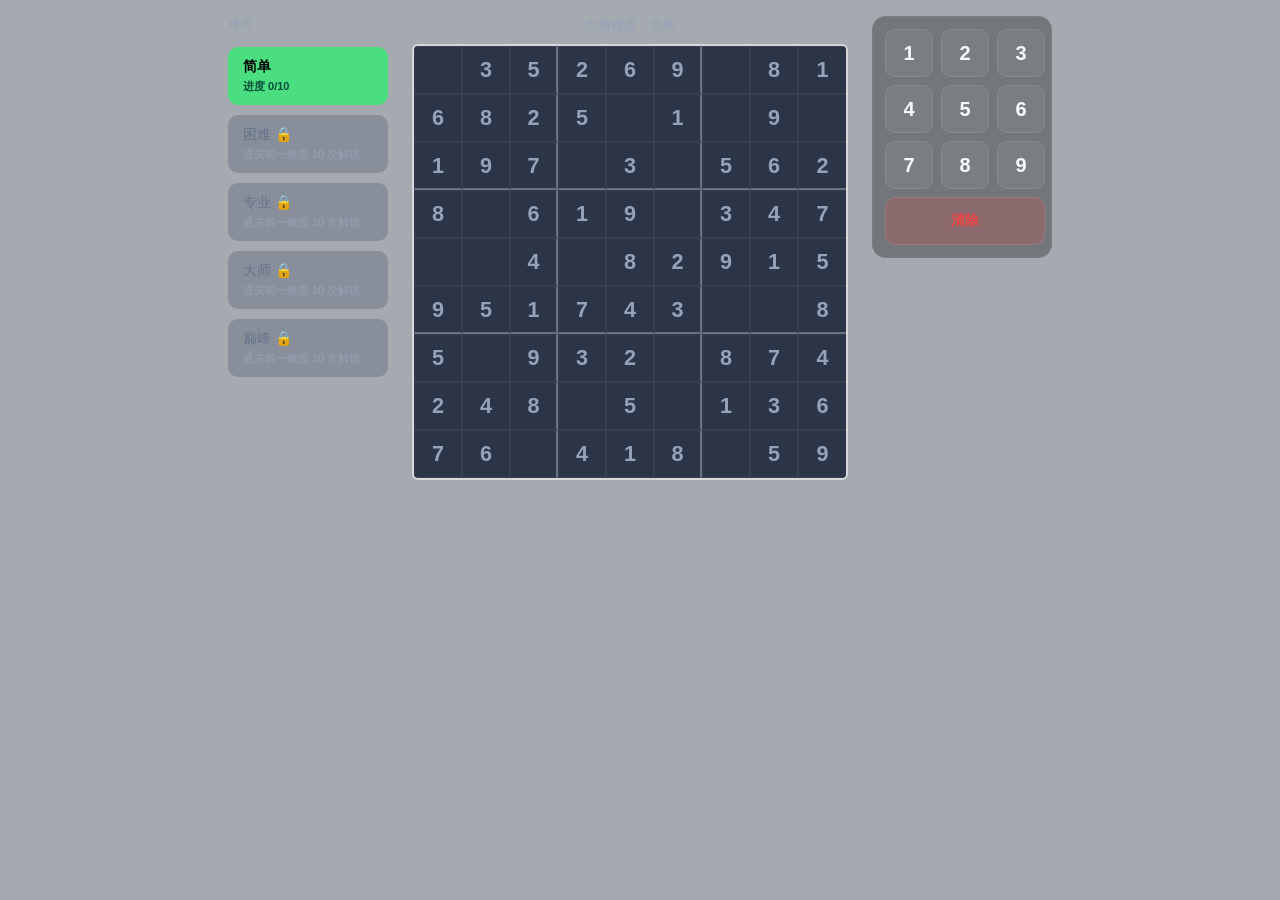
<file: games/sudoku.html>
<!DOCTYPE html>
<html lang="zh-CN">
<head>
<meta charset="UTF-8">
<meta name="viewport" content="width=device-width, initial-scale=1.0, viewport-fit=cover">
<title>数独</title>
<link rel="stylesheet" href="../css/common.css">
<style>
.sudoku-layout {
    display: grid;
    grid-template-columns: 160px auto 180px;
    gap: 24px;
    align-items: flex-start;
    justify-content: center;
    width: 100%;
    min-height: 100%;
}
.diff-list { display: flex; flex-direction: column; gap: 10px; }
.diff-btn {
    background: rgba(0,0,0,0.3);
    border: 1px solid rgba(255,255,255,0.1);
    color: var(--text);
    padding: 10px 14px;
    border-radius: 10px;
    cursor: pointer;
    font-size: 14px;
    text-align: left;
    transition: all 0.2s;
    font-family: inherit;
    min-height: 44px;
}
.diff-btn:hover:not(:disabled) { background: rgba(255,255,255,0.08); }
.diff-btn.active { background: var(--primary); color: #000; font-weight: 700; border-color: var(--primary); }
.diff-btn:disabled { background: rgba(71, 85, 105, 0.3); color: #64748b; cursor: not-allowed; border-color: transparent; }
.diff-btn .prog { display: block; font-size: 11px; color: #94a3b8; margin-top: 3px; }
.diff-btn.active .prog { color: #064e3b; }

.sudoku-main { display: flex; flex-direction: column; align-items: center; gap: 10px; }
.sudoku-board {
    display: grid;
    grid-template-columns: repeat(9, var(--cell-size, 48px));
    grid-template-rows: repeat(9, var(--cell-size, 48px));
    background: rgba(255, 255, 255, 0.1);
    border: 2px solid rgba(255, 255, 255, 0.5);
    border-radius: 6px;
    overflow: hidden;
    max-width: 100%;
}
.sudoku-cell {
    width: var(--cell-size, 48px);
    height: var(--cell-size, 48px);
    background: rgba(30, 41, 59, 0.9);
    border: 1px solid rgba(255, 255, 255, 0.05);
    color: var(--text);
    font-size: calc(var(--cell-size, 48px) * 0.45);
    font-weight: 500;
    text-align: center;
    outline: none;
    transition: background 0.15s;
    cursor: pointer;
    font-family: inherit;
    padding: 0;
    -moz-appearance: textfield;
}
.sudoku-cell::-webkit-outer-spin-button,
.sudoku-cell::-webkit-inner-spin-button { -webkit-appearance: none; margin: 0; }
.sudoku-cell:nth-child(3n) { border-right: 2px solid rgba(255, 255, 255, 0.3); }
.sudoku-cell:nth-child(9n) { border-right: none; }
.sudoku-cell:nth-child(n+19):nth-child(-n+27),
.sudoku-cell:nth-child(n+46):nth-child(-n+54) { border-bottom: 2px solid rgba(255, 255, 255, 0.3); }

.sudoku-cell.prefilled { color: #94a3b8; font-weight: 700; }
.sudoku-cell.hl-light { background: var(--primary-dim); }
.sudoku-cell.hl-same { background: var(--primary-mid); color: #fff; }
.sudoku-cell.selected { background: rgba(74, 222, 128, 0.5); box-shadow: inset 0 0 0 2px var(--primary); }
.sudoku-cell.error { color: var(--danger); }

.number-pad {
    display: grid;
    grid-template-columns: repeat(3, 1fr);
    gap: 8px;
    padding: 12px;
    background: rgba(0, 0, 0, 0.3);
    border-radius: 14px;
    border: 1px solid rgba(255,255,255,0.05);
}
.num-btn {
    width: 48px; height: 48px;
    border-radius: 10px;
    border: 1px solid rgba(255,255,255,0.1);
    background: rgba(255,255,255,0.05);
    color: var(--text);
    font-size: 20px;
    font-weight: 700;
    cursor: pointer;
    transition: all 0.15s;
    font-family: inherit;
    min-width: 44px;
    min-height: 44px;
}
.num-btn:hover:not(:disabled) { background: rgba(255,255,255,0.15); }
.num-btn:active:not(:disabled) { background: var(--primary-mid); }
.num-btn:disabled { opacity: 0.4; cursor: not-allowed; }
.num-btn.erase {
    grid-column: span 3;
    width: 100%;
    background: rgba(239, 68, 68, 0.2);
    color: var(--danger);
    font-size: 14px;
}

.status-text { color: var(--text-sub); font-size: 13px; min-height: 18px; }

@media (max-width: 1023px) {
    .sudoku-layout { grid-template-columns: 120px auto 160px; gap: 16px; }
    .sudoku-board { --cell-size: 40px; }
}
@media (max-width: 767px) {
    .sudoku-layout {
        grid-template-columns: 1fr;
        gap: 14px;
        align-items: center;
        justify-items: center;
    }
    .diff-list {
        flex-direction: row;
        flex-wrap: wrap;
        justify-content: center;
        width: 100%;
        gap: 6px;
    }
    .diff-btn {
        flex: 1 1 auto;
        min-width: 70px;
        padding: 8px 10px;
        font-size: 12px;
        text-align: center;
    }
    .diff-btn .prog { font-size: 10px; }
    .sudoku-board { --cell-size: min(9.5vw, 36px); }
    .number-pad {
        grid-template-columns: repeat(5, 1fr);
        gap: 6px;
        padding: 8px;
        max-width: 320px;
        margin: 0 auto;
    }
    .num-btn { width: 100%; height: 48px; }
    .num-btn.erase { grid-column: span 5; height: 44px; }
}
</style>
</head>
<body class="embedded">
<div class="game-inner">
    <div class="sudoku-layout">
        <div class="diff-list" id="diffList">
            <div class="card-title" style="margin-bottom:4px;">难度</div>
        </div>

        <div class="sudoku-main">
            <div class="status-text" id="status">当前难度：简单</div>
            <div class="sudoku-board" id="board"></div>
        </div>

        <div class="number-pad" id="numberPad"></div>
    </div>
</div>

<div class="modal" id="modal">
    <div class="modal-box">
        <h2 id="modalTitle">恭喜通关</h2>
        <p id="modalSub">完美解题</p>
        <div class="modal-actions">
            <button class="btn" id="btnNext">下一题</button>
            <button class="btn ghost" id="btnClose">关闭</button>
        </div>
    </div>
</div>

<div class="toast-container" id="toastContainer"></div>

<script src="../js/bridge.js"></script>
<script>
(function () {
    'use strict';
    document.body.classList.add('embedded');

    const SOLUTIONS = [
        "534678912672195348198342567859761423426853791713924856961537284287419635345286179",
        "435269781682571493197834562826195347374682915951743628519326874248957136763418259",
        "295743861431865927876192543387459216612387495549216738763524189928671354154938672",
        "194823576673519482258764391786245913521937864439186257367451928845392617912678345"
    ];

    const DIFFS = [
        { name: '简单', holes: 20 },
        { name: '困难', holes: 35 },
        { name: '专业', holes: 45 },
        { name: '大师', holes: 52 },
        { name: '巅峰', holes: 58 }
    ];

    const STORAGE_KEY = 'sudokuProgress';
    const UNLOCK_THRESHOLD = 10;

    let solution = '';
    let difficulty = 0;
    let selectedIdx = null;
    let locked = false;

    const boardEl = document.getElementById('board');
    const diffList = document.getElementById('diffList');
    const numberPad = document.getElementById('numberPad');
    const statusEl = document.getElementById('status');
    const modal = document.getElementById('modal');
    const modalTitle = document.getElementById('modalTitle');
    const modalSub = document.getElementById('modalSub');
    const btnNext = document.getElementById('btnNext');
    const btnClose = document.getElementById('btnClose');
    const toastContainer = document.getElementById('toastContainer');

    function toast(text, type = '') {
        const el = document.createElement('div');
        el.className = 'toast' + (type ? ' ' + type : '');
        el.textContent = text;
        toastContainer.appendChild(el);
        setTimeout(() => {
            el.style.opacity = '0';
            el.style.transition = 'opacity 0.3s';
            setTimeout(() => el.remove(), 300);
        }, 2000);
    }

    function isValidSolution(s) {
        if (s.length !== 81) return false;
        for (let i = 0; i < 9; i++) {
            const row = new Set(), col = new Set();
            for (let j = 0; j < 9; j++) {
                row.add(s[i * 9 + j]);
                col.add(s[j * 9 + i]);
            }
            if (row.size !== 9 || col.size !== 9) return false;
        }
        for (let bi = 0; bi < 3; bi++) for (let bj = 0; bj < 3; bj++) {
            const box = new Set();
            for (let i = 0; i < 3; i++) for (let j = 0; j < 3; j++) {
                box.add(s[(bi * 3 + i) * 9 + (bj * 3 + j)]);
            }
            if (box.size !== 9) return false;
        }
        return true;
    }
    (function selfTest() {
        SOLUTIONS.forEach((s, i) => {
            if (!isValidSolution(s)) console.error(`[sudoku] SOLUTIONS[${i}] 非法`);
        });
    })();

    function loadProgress() {
        try {
            const raw = localStorage.getItem(STORAGE_KEY);
            const arr = raw ? JSON.parse(raw) : null;
            if (Array.isArray(arr) && arr.length === DIFFS.length) return arr;
        } catch (e) {}
        return new Array(DIFFS.length).fill(0);
    }
    function saveProgress(p) {
        try { localStorage.setItem(STORAGE_KEY, JSON.stringify(p)); } catch (e) {}
    }
    function isUnlocked(level, progress) {
        return level === 0 || progress[level - 1] >= UNLOCK_THRESHOLD;
    }

    function buildDiffButtons() {
        const progress = loadProgress();
        diffList.innerHTML = '<div class="card-title" style="margin-bottom:4px;">难度</div>';
        DIFFS.forEach((d, i) => {
            const btn = document.createElement('button');
            const unlocked = isUnlocked(i, progress);
            btn.className = 'diff-btn' + (i === difficulty ? ' active' : '');
            if (!unlocked) {
                btn.disabled = true;
                btn.innerHTML = `${d.name} 🔒<span class="prog">通关前一难度 ${UNLOCK_THRESHOLD} 次解锁</span>`;
            } else {
                const p = progress[i];
                const progText = i === DIFFS.length - 1
                    ? (p >= UNLOCK_THRESHOLD ? '已满级' : `进度 ${p}/${UNLOCK_THRESHOLD}`)
                    : `进度 ${p}/${UNLOCK_THRESHOLD}`;
                btn.innerHTML = `${d.name}<span class="prog">${progText}</span>`;
                btn.onclick = () => {
                    if (i === difficulty) return;
                    difficulty = i;
                    buildDiffButtons();
                    newGame();
                };
            }
            diffList.appendChild(btn);
        });
    }

    function buildNumberPad() {
        numberPad.innerHTML = '';
        for (let i = 1; i <= 9; i++) {
            const b = document.createElement('button');
            b.className = 'num-btn';
            b.dataset.val = i;
            b.textContent = i;
            numberPad.appendChild(b);
        }
        const e = document.createElement('button');
        e.className = 'num-btn erase';
        e.dataset.val = '0';
        e.textContent = '清除';
        numberPad.appendChild(e);
    }

    function generatePuzzle(holes) {
        solution = SOLUTIONS[Math.floor(Math.random() * SOLUTIONS.length)];
        const arr = solution.split('');
        let remaining = holes;
        while (remaining > 0) {
            const idx = Math.floor(Math.random() * 81);
            if (arr[idx] !== '0') {
                arr[idx] = '0';
                remaining--;
            }
        }
        return arr.join('');
    }

    function renderBoard(puzzleStr) {
        boardEl.innerHTML = '';
        selectedIdx = null;
        locked = false;
        for (let i = 0; i < 81; i++) {
            const input = document.createElement('input');
            input.type = 'text';
            input.maxLength = 1;
            input.inputMode = 'none';
            input.classList.add('sudoku-cell');
            input.dataset.index = i;
            input.setAttribute('aria-label', `第 ${Math.floor(i/9)+1} 行 第 ${i%9+1} 列`);
            const v = puzzleStr[i];
            if (v !== '0') {
                input.value = v;
                input.readOnly = true;
                input.classList.add('prefilled');
            } else {
                input.addEventListener('input', onInput);
            }
            input.addEventListener('keydown', onKeydown);
            input.addEventListener('click', () => selectCell(i));
            boardEl.appendChild(input);
        }
        statusEl.textContent = `当前难度：${DIFFS[difficulty].name}`;
    }

    function selectCell(idx) {
        if (locked) return;
        if (selectedIdx === idx) {
            clearHighlights();
            selectedIdx = null;
            return;
        }
        selectedIdx = idx;
        refreshHighlights();
    }

    function refreshHighlights() {
        clearHighlights();
        if (selectedIdx === null) return;
        const row = Math.floor(selectedIdx / 9), col = selectedIdx % 9;
        const boxR = Math.floor(row / 3) * 3, boxC = Math.floor(col / 3) * 3;
        const val = boardEl.children[selectedIdx].value;
        for (let i = 0; i < 81; i++) {
            const cell = boardEl.children[i];
            const r = Math.floor(i / 9), c = i % 9;
            const inBox = r >= boxR && r < boxR + 3 && c >= boxC && c < boxC + 3;
            if (i !== selectedIdx && (r === row || c === col || inBox)) cell.classList.add('hl-light');
            if (val && i !== selectedIdx && cell.value === val) cell.classList.add('hl-same');
        }
        boardEl.children[selectedIdx].classList.add('selected');
    }

    function clearHighlights() {
        for (let i = 0; i < 81; i++) {
            boardEl.children[i].classList.remove('hl-light', 'hl-same', 'selected');
        }
    }

    function onInput(e) {
        if (locked) { e.target.value = ''; return; }
        const input = e.target;
        input.value = input.value.replace(/[^1-9]/g, '');
        input.classList.remove('error');
        refreshHighlights();
        checkCompletion();
    }

    function onKeydown(e) {
        const idx = parseInt(e.target.dataset.index, 10);
        let next = null;
        if (e.key === 'ArrowUp' && idx >= 9) next = idx - 9;
        if (e.key === 'ArrowDown' && idx < 72) next = idx + 9;
        if (e.key === 'ArrowLeft' && idx % 9 !== 0) next = idx - 1;
        if (e.key === 'ArrowRight' && idx % 9 !== 8) next = idx + 1;
        if (next !== null) {
            e.preventDefault();
            boardEl.children[next].focus();
            selectCell(next);
        }
    }

    numberPad.addEventListener('click', e => {
        if (locked) return;
        const btn = e.target.closest('.num-btn');
        if (!btn) return;
        if (selectedIdx === null) { toast('请先点击棋盘上的空格', 'warn'); return; }
        const input = boardEl.children[selectedIdx];
        if (input.readOnly) { toast('预填数字不可修改', 'warn'); return; }
        const val = btn.dataset.val;
        input.value = val === '0' ? '' : val;
        input.classList.remove('error');
        refreshHighlights();
        checkCompletion();
    });

    function isBoardValid() {
        for (let r = 0; r < 9; r++) {
            const seen = new Set();
            for (let c = 0; c < 9; c++) {
                const v = boardEl.children[r * 9 + c].value;
                if (!v) return false;
                if (seen.has(v)) return false;
                seen.add(v);
            }
        }
        for (let c = 0; c < 9; c++) {
            const seen = new Set();
            for (let r = 0; r < 9; r++) {
                const v = boardEl.children[r * 9 + c].value;
                if (seen.has(v)) return false;
                seen.add(v);
            }
        }
        for (let bi = 0; bi < 3; bi++) for (let bj = 0; bj < 3; bj++) {
            const seen = new Set();
            for (let i = 0; i < 3; i++) for (let j = 0; j < 3; j++) {
                const v = boardEl.children[(bi * 3 + i) * 9 + (bj * 3 + j)].value;
                if (seen.has(v)) return false;
                seen.add(v);
            }
        }
        return true;
    }

    function markConflicts() {
        for (let i = 0; i < 81; i++) boardEl.children[i].classList.remove('error');
        for (let r = 0; r < 9; r++) {
            const seen = new Map();
            for (let c = 0; c < 9; c++) {
                const idx = r * 9 + c;
                const v = boardEl.children[idx].value;
                if (!v) continue;
                if (seen.has(v)) {
                    boardEl.children[seen.get(v)].classList.add('error');
                    boardEl.children[idx].classList.add('error');
                } else seen.set(v, idx);
            }
        }
        for (let c = 0; c < 9; c++) {
            const seen = new Map();
            for (let r = 0; r < 9; r++) {
                const idx = r * 9 + c;
                const v = boardEl.children[idx].value;
                if (!v) continue;
                if (seen.has(v)) {
                    boardEl.children[seen.get(v)].classList.add('error');
                    boardEl.children[idx].classList.add('error');
                } else seen.set(v, idx);
            }
        }
        for (let bi = 0; bi < 3; bi++) for (let bj = 0; bj < 3; bj++) {
            const seen = new Map();
            for (let i = 0; i < 3; i++) for (let j = 0; j < 3; j++) {
                const idx = (bi * 3 + i) * 9 + (bj * 3 + j);
                const v = boardEl.children[idx].value;
                if (!v) continue;
                if (seen.has(v)) {
                    boardEl.children[seen.get(v)].classList.add('error');
                    boardEl.children[idx].classList.add('error');
                } else seen.set(v, idx);
            }
        }
    }

    function checkCompletion() {
        for (let i = 0; i < 81; i++) if (!boardEl.children[i].value) return;
        if (!isBoardValid()) { markConflicts(); return; }
        // 通关
        locked = true;
        // 禁用数字键盘
        numberPad.querySelectorAll('.num-btn').forEach(b => b.disabled = true);
        const progress = loadProgress();
        progress[difficulty]++;
        saveProgress(progress);
        buildDiffButtons();
        modalTitle.textContent = '恭喜通关';
        modalSub.textContent = `难度：${DIFFS[difficulty].name}`;
        modal.classList.add('show');
    }

    btnNext.onclick = () => {
        modal.classList.remove('show');
        numberPad.querySelectorAll('.num-btn').forEach(b => b.disabled = false);
        newGame();
    };
    btnClose.onclick = () => {
        modal.classList.remove('show');
    };

    function newGame() {
        const puzzle = generatePuzzle(DIFFS[difficulty].holes);
        renderBoard(puzzle);
        numberPad.querySelectorAll('.num-btn').forEach(b => b.disabled = false);
    }

    buildDiffButtons();
    buildNumberPad();
    newGame();
    GameBridge.notifyReady();
})();
</script>
</body>
</html>
</file>
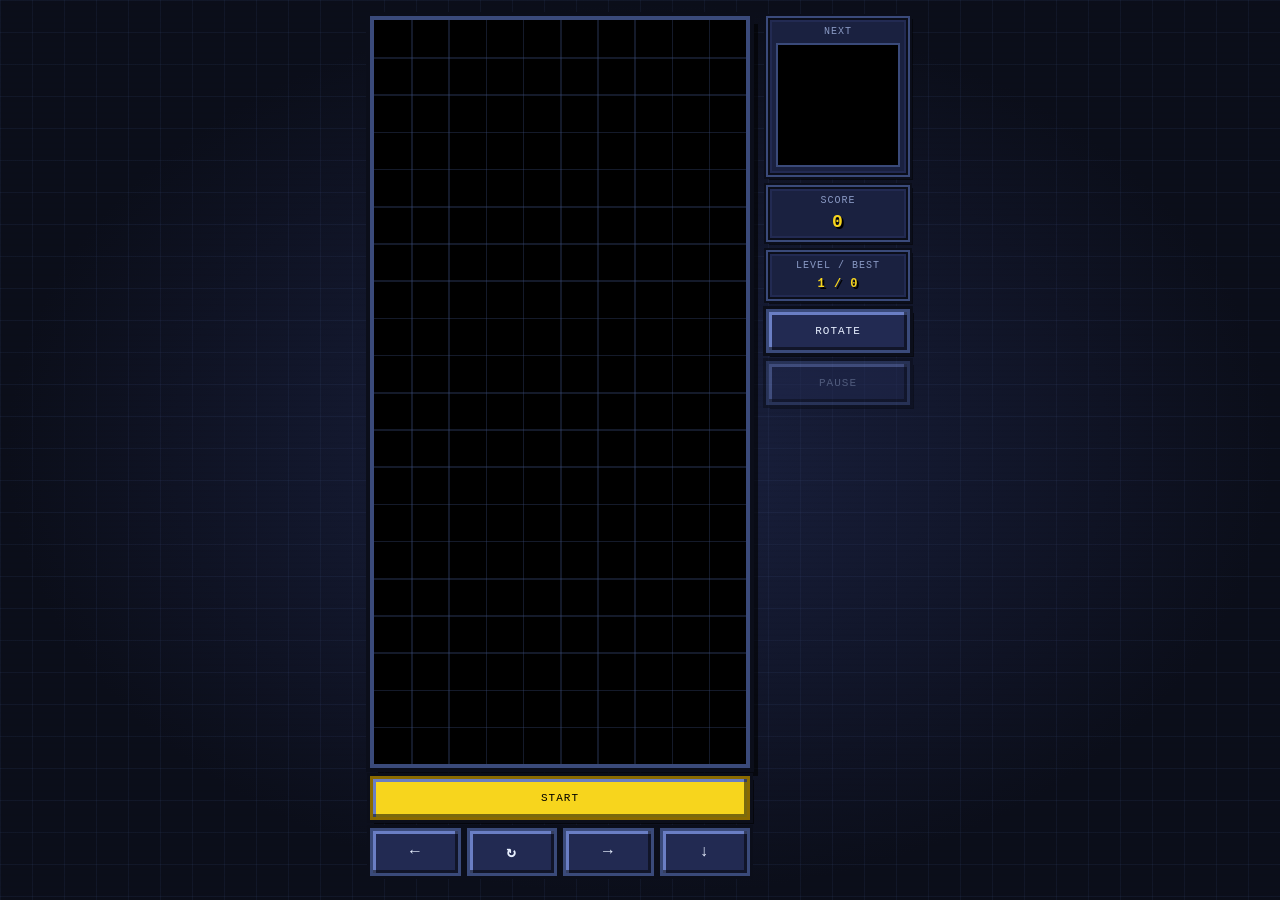
<file: games/tetris.html>
<!DOCTYPE html>
<html lang="zh-CN">
<head>
<meta charset="UTF-8">
<meta name="viewport" content="width=device-width, initial-scale=1.0, viewport-fit=cover">
<title>俄罗斯方块</title>
<link rel="stylesheet" href="../css/common.css">
<style>
/* ============================================================
   像素复古主题
   ============================================================ */
.px-theme,
.px-theme * {
    font-family: "Courier New", Consolas, Monaco, monospace;
    letter-spacing: 1px;
}
.px-theme {
    image-rendering: pixelated;
    image-rendering: crisp-edges;
    --px-bg:        #0b0e1a;
    --px-panel:     #1a2140;
    --px-panel-2:   #222a52;
    --px-border:    #3a4a7a;
    --px-border-hi: #6a7ec4;
    --px-text:      #e8f0ff;
    --px-text-dim:  #8a9ac4;
    --px-accent:    #f7d51d;
}

.px-theme.game-inner {
    background:
        radial-gradient(ellipse at center, #1a2140 0%, #0b0e1a 70%),
        #0b0e1a;
    padding: 8px;
    position: relative;
}
.px-theme.game-inner::before {
    content: '';
    position: absolute;
    inset: 0;
    z-index: 0;
    background-image:
        linear-gradient(rgba(58, 74, 122, 0.15) 1px, transparent 1px),
        linear-gradient(90deg, rgba(58, 74, 122, 0.15) 1px, transparent 1px);
    background-size: 32px 32px;
    pointer-events: none;
}
.px-theme.game-inner::after {
    content: '';
    position: absolute;
    inset: 0;
    z-index: 1;
    pointer-events: none;
    background: repeating-linear-gradient(
        0deg,
        rgba(0, 0, 0, 0.12) 0px,
        rgba(0, 0, 0, 0.12) 2px,
        transparent 2px,
        transparent 6px
    );
    opacity: 0.25;
}
.px-theme .tetris-layout {
    position: relative;
    z-index: 2;
}

/* ============================================================
   布局：主区 + 右栏（桌面/平板/手机统一）
   ============================================================ */
.px-theme .tetris-layout {
    display: flex;
    flex-wrap: nowrap;
    gap: 10px;
    align-items: stretch;
    justify-content: center;
    width: 100%;
    min-height: 100%;
}

/* 主区：画布 + 底部按钮 */
.px-theme .tetris-main {
    display: flex;
    flex-direction: column;
    gap: 8px;
    align-items: stretch;
    flex: 0 0 auto;
    /* 宽度由 JS 动态设置 --board-width */
    width: var(--board-width, auto);
}

/* 右栏：信息卡 + 操作按钮 */
.px-theme .tetris-rail {
    display: flex;
    flex-direction: column;
    gap: 8px;
    flex: 0 0 auto;
    /* 宽度自适应剩余空间 */
    width: auto;
    min-width: 0;
}

/* ============================================================
   画布
   ============================================================ */
.px-theme #tetris-canvas {
    display: block;
    background: #000;
    border: 4px solid var(--px-border);
    box-shadow:
        inset 0 0 0 4px var(--px-bg),
        0 0 0 4px var(--px-bg),
        8px 8px 0 0 rgba(0, 0, 0, 0.6);
    width: 100%;
    height: auto;
    touch-action: none;
    image-rendering: pixelated;
    box-sizing: border-box;
}

/* ============================================================
   像素卡片
   ============================================================ */
.px-theme .px-card {
    background: var(--px-panel);
    border: 2px solid var(--px-border);
    box-shadow:
        inset 0 0 0 2px var(--px-bg),
        inset 0 0 0 4px var(--px-panel-2),
        0 0 0 2px var(--px-bg),
        3px 3px 0 0 rgba(0, 0, 0, 0.5);
    padding: 8px;
    border-radius: 0;
    position: relative;
}
.px-theme .px-card .card-title {
    font-size: 9px;
    color: var(--px-text-dim);
    letter-spacing: 1px;
    margin-bottom: 6px;
    text-transform: uppercase;
    text-align: center;
}
.px-theme .px-card .card-value {
    font-size: 16px;
    color: var(--px-accent);
    font-weight: 700;
    letter-spacing: 1px;
    text-shadow: 2px 2px 0 #000;
    text-align: center;
}

.px-theme #next-canvas {
    display: block;
    margin: 0 auto;
    max-width: 100%;
    height: auto;
    background: #000;
    border: 2px solid var(--px-border);
    image-rendering: pixelated;
    width: 100%;
    box-sizing: border-box;
}

/* ============================================================
   像素按钮
   ============================================================ */
.px-theme .px-btn {
    background: var(--px-panel-2);
    color: var(--px-text);
    border: 3px solid var(--px-border);
    box-shadow:
        inset -3px -3px 0 0 rgba(0, 0, 0, 0.5),
        inset 3px 3px 0 0 var(--px-border-hi),
        0 0 0 3px var(--px-bg),
        4px 4px 0 0 rgba(0, 0, 0, 0.6);
    padding: 10px 8px;
    font-size: 10px;
    letter-spacing: 1px;
    cursor: pointer;
    border-radius: 0;
    font-family: inherit;
    min-height: 40px;
    text-transform: uppercase;
    transition: transform 0.05s, box-shadow 0.05s;
    width: 100%;
}
.px-theme .px-btn:hover:not(:disabled) {
    background: var(--px-border);
    color: #fff;
}
.px-theme .px-btn:active:not(:disabled) {
    transform: translate(3px, 3px);
    box-shadow:
        inset -3px -3px 0 0 rgba(0, 0, 0, 0.5),
        inset 3px 3px 0 0 var(--px-border-hi),
        0 0 0 3px var(--px-bg),
        1px 1px 0 0 rgba(0, 0, 0, 0.6);
}
.px-theme .px-btn:disabled {
    opacity: 0.5;
    cursor: not-allowed;
    color: var(--px-text-dim);
}
.px-theme .px-btn.primary {
    background: var(--px-accent);
    color: #000;
    border-color: #8a6a00;
}
.px-theme .px-btn.primary:hover:not(:disabled) { background: #fff; }
.px-theme .px-btn.tall {
    height: 56px;
    font-size: 12px;
}

/* 底部「重新开始」按钮：画布下方整行 */
.px-theme .tetris-restart {
    width: 100%;
    min-height: 44px;
    font-size: 12px;
}

/* ============================================================
   触屏按钮（画布下方）
   ============================================================ */
.px-theme .touch-controls {
    display: grid;
    grid-template-columns: repeat(4, 1fr);
    gap: 6px;
    width: 100%;
}
.px-theme .px-touch-btn {
    background: var(--px-panel-2);
    border: 3px solid var(--px-border);
    box-shadow:
        inset -3px -3px 0 0 rgba(0, 0, 0, 0.5),
        inset 3px 3px 0 0 var(--px-border-hi),
        0 0 0 3px var(--px-bg);
    color: var(--px-text);
    height: 48px;
    font-size: 16px;
    font-weight: 700;
    cursor: pointer;
    border-radius: 0;
    display: flex;
    align-items: center;
    justify-content: center;
    font-family: inherit;
    touch-action: manipulation;
}
.px-theme .px-touch-btn:active {
    transform: translate(2px, 2px);
    background: var(--px-border);
}

/* ============================================================
   模态框
   ============================================================ */
.px-theme .modal-box {
    background: var(--px-panel);
    border: 4px solid var(--px-border);
    box-shadow:
        inset 0 0 0 3px var(--px-bg),
        0 0 0 4px var(--px-bg),
        8px 8px 0 0 rgba(0, 0, 0, 0.6);
    border-radius: 0;
    padding: 32px 40px;
    font-family: "Courier New", monospace;
}
.px-theme .modal-box h2 {
    color: var(--px-accent);
    font-size: 18px;
    letter-spacing: 2px;
    text-shadow: 2px 2px 0 #000;
    margin-bottom: 16px;
}
.px-theme .modal-box p {
    color: var(--px-text-dim);
    font-size: 12px;
    letter-spacing: 1px;
}
.px-theme .modal-box .big-value {
    color: #fff;
    font-size: 28px;
    text-shadow: 3px 3px 0 var(--px-border);
    font-weight: 700;
}
.px-theme .modal-actions {
    display: flex;
    gap: 12px;
    justify-content: center;
}
.px-theme .modal-actions .px-btn { flex: 1; }

/* ============================================================
   桌面端优化（可选）
   ============================================================ */
@media (min-width: 768px) {
    .px-theme.game-inner { padding: 16px; }
    .px-theme .tetris-layout { gap: 16px; }
    .px-theme .px-card .card-title { font-size: 10px; }
    .px-theme .px-card .card-value { font-size: 18px; }
    .px-theme .px-btn { font-size: 11px; padding: 12px 8px; min-height: 44px; }
}
</style>
</head>
<body class="embedded">
<div class="game-inner px-theme">
    <div class="tetris-layout">
        <!-- 主区：画布 + 重新开始 + 触屏按钮 -->
        <div class="tetris-main" id="tetrisMain">
            <canvas id="tetris-canvas" width="240" height="480"></canvas>
            <button class="px-btn primary tetris-restart" id="btnStart">START</button>
            <div class="touch-controls" id="touchControls">
                <button class="px-touch-btn" data-action="left">←</button>
                <button class="px-touch-btn" data-action="rotate">↻</button>
                <button class="px-touch-btn" data-action="right">→</button>
                <button class="px-touch-btn" data-action="down">↓</button>
            </div>
        </div>

        <!-- 右栏：NEXT / SCORE / LEVEL / ROTATE / PAUSE -->
        <div class="tetris-rail">
            <div class="px-card">
                <div class="card-title">NEXT</div>
                <canvas id="next-canvas" width="120" height="120"></canvas>
            </div>
            <div class="px-card">
                <div class="card-title">SCORE</div>
                <div class="card-value" id="score">0</div>
            </div>
            <div class="px-card">
                <div class="card-title">LEVEL / BEST</div>
                <div class="card-value" style="font-size:12px;" id="level">1 / 0</div>
            </div>
            <button class="px-btn" id="btnRotate">ROTATE</button>
            <button class="px-btn" id="btnPause">PAUSE</button>
        </div>
    </div>
</div>

<div class="modal px-theme" id="modal">
    <div class="modal-box">
        <h2 id="modalTitle">GAME OVER</h2>
        <p id="modalSub">FINAL SCORE<span class="big-value" id="finalScore">0</span></p>
        <div class="modal-actions">
            <button class="px-btn primary" id="btnRestart">RESTART</button>
            <button class="px-btn" id="btnLeave">CLOSE</button>
        </div>
    </div>
</div>

<script src="../js/bridge.js"></script>
<script>
(function () {
    'use strict';

    document.body.classList.add('embedded');
    GameBridge.notifyReady();

    const COLS = 10, ROWS = 20, BLOCK = 24;
    const BASE_INTERVAL = 800;
    const MIN_INTERVAL = 100;

    const PIECES = [
        { shape: [[1,1,1,1]], color: '#00e0e0' },
        { shape: [[1,1],[1,1]], color: '#f7d51d' },
        { shape: [[0,1,0],[1,1,1]], color: '#a020f0' },
        { shape: [[0,1,1],[1,1,0]], color: '#00c020' },
        { shape: [[1,1,0],[0,1,1]], color: '#e03030' },
        { shape: [[1,0,0],[1,1,1]], color: '#2060f0' },
        { shape: [[0,0,1],[1,1,1]], color: '#f08000' }
    ];

    let bag = [];
    function nextFromBag() {
        if (bag.length === 0) {
            bag = PIECES.map((_, i) => i);
            for (let i = bag.length - 1; i > 0; i--) {
                const j = Math.floor(Math.random() * (i + 1));
                [bag[i], bag[j]] = [bag[j], bag[i]];
            }
        }
        return PIECES[bag.pop()];
    }

    const canvas = document.getElementById('tetris-canvas');
    const ctx = canvas.getContext('2d');
    const nextCanvas = document.getElementById('next-canvas');
    const nextCtx = nextCanvas.getContext('2d');
    const mainEl = document.getElementById('tetrisMain');
    const layoutEl = document.querySelector('.tetris-layout');

    // 逻辑尺寸固定
    canvas.width = 240;
    canvas.height = 480;
    ctx.imageSmoothingEnabled = false;
    nextCanvas.width = 120;
    nextCanvas.height = 120;
    nextCtx.imageSmoothingEnabled = false;

    const scoreEl = document.getElementById('score');
    const levelEl = document.getElementById('level');
    const btnStart = document.getElementById('btnStart');
    const btnRotate = document.getElementById('btnRotate');
    const btnPause = document.getElementById('btnPause');
    const modal = document.getElementById('modal');
    const modalTitle = document.getElementById('modalTitle');
    const modalSub = document.getElementById('modalSub');
    const btnRestart = document.getElementById('btnRestart');
    const btnLeave = document.getElementById('btnLeave');
    const touchControls = document.getElementById('touchControls');

    let board, score, level, lines, current, next, dropCounter, lastTime, rafId, state;
    let bestScore = 0;
    try { bestScore = parseInt(localStorage.getItem('tetrisBest') || '0', 10) || 0; } catch (e) {}

    // ============================================================
    // 关键：根据视口动态设置主区宽度 = 屏宽 × 80%
    // ============================================================
    function updateBoardWidth() {
        const vw = window.innerWidth;
        const isMobile = vw <= 767;
        // 手机端：主区 = 屏宽 × 0.8
        // 桌面：主区 = min(屏宽 × 0.5, 380)
        let boardW;
        if (isMobile) {
            boardW = Math.floor(vw * 0.8);
        } else {
            boardW = Math.min(Math.floor(vw * 0.5), 380);
        }
        mainEl.style.setProperty('--board-width', boardW + 'px');
        mainEl.style.width = boardW + 'px';
    }
    updateBoardWidth();

    function reset() {
        board = Array.from({ length: ROWS }, () => Array(COLS).fill(0));
        score = 0;
        level = 1;
        lines = 0;
        current = null;
        next = null;
        dropCounter = 0;
        lastTime = 0;
        state = 'idle';
        if (rafId) cancelAnimationFrame(rafId);
        scoreEl.textContent = '0';
        updateLevelUI();
        btnStart.textContent = 'START';
        btnStart.disabled = false;
        btnPause.disabled = true;
        modal.classList.remove('show');
        draw();
        drawNext();
    }

    function updateLevelUI() {
        levelEl.textContent = `${level} / ${bestScore}`;
    }

    function dropInterval() {
        return Math.max(MIN_INTERVAL, BASE_INTERVAL - (level - 1) * 60);
    }

    function spawn() {
        current = next || nextFromBag();
        next = nextFromBag();
        drawNext();
        current.x = Math.floor((COLS - current.shape[0].length) / 2);
        current.y = 0;
        if (collide()) endGame();
    }

    function collide(shape, ox, oy) {
        shape = shape || (current && current.shape);
        if (!shape) return false;
        ox = (ox === undefined) ? current.x : ox;
        oy = (oy === undefined) ? current.y : oy;
        for (let y = 0; y < shape.length; y++) {
            for (let x = 0; x < shape[y].length; x++) {
                if (!shape[y][x]) continue;
                const bx = ox + x, by = oy + y;
                if (bx < 0 || bx >= COLS || by >= ROWS) return true;
                if (by >= 0 && board[by][bx]) return true;
            }
        }
        return false;
    }

    function merge() {
        current.shape.forEach((row, y) => {
            row.forEach((v, x) => {
                if (v && current.y + y >= 0) {
                    board[current.y + y][current.x + x] = current.color;
                }
            });
        });
        clearLines();
        spawn();
    }

    function clearLines() {
        let cleared = 0;
        for (let y = ROWS - 1; y >= 0; y--) {
            if (board[y].every(v => v !== 0)) {
                board.splice(y, 1);
                board.unshift(Array(COLS).fill(0));
                cleared++;
                y++;
            }
        }
        if (cleared > 0) {
            const points = [0, 100, 300, 500, 800];
            score += points[cleared] * level;
            lines += cleared;
            const newLevel = Math.floor(lines / 10) + 1;
            if (newLevel !== level) level = newLevel;
            scoreEl.textContent = score;
            updateLevelUI();
            if (score > bestScore) {
                bestScore = score;
                try { localStorage.setItem('tetrisBest', String(bestScore)); } catch (e) {}
                updateLevelUI();
            }
        }
    }

    function rotate() {
        if (!current || state !== 'running') return;
        const rotated = current.shape[0].map((_, i) => current.shape.map(r => r[i]).reverse());
        const oldShape = current.shape;
        const kicks = [0, -1, 1, -2, 2];
        for (const dx of kicks) {
            if (!collide(rotated, current.x + dx, current.y)) {
                current.shape = rotated;
                current.x += dx;
                draw();
                return;
            }
        }
        current.shape = oldShape;
    }

    function move(dx) {
        if (!current || state !== 'running') return;
        if (!collide(current.shape, current.x + dx, current.y)) {
            current.x += dx;
            draw();
        }
    }

    function softDrop() {
        if (!current || state !== 'running') return;
        if (!collide(current.shape, current.x, current.y + 1)) {
            current.y++;
        } else {
            merge();
        }
        dropCounter = 0;
        draw();
    }

    function hardDrop() {
        if (!current || state !== 'running') return;
        while (!collide(current.shape, current.x, current.y + 1)) current.y++;
        merge();
        dropCounter = 0;
        draw();
    }

    function draw() {
        ctx.clearRect(0, 0, 240, 480);
        ctx.fillStyle = '#000';
        ctx.fillRect(0, 0, 240, 480);

        ctx.strokeStyle = 'rgba(58, 74, 122, 0.35)';
        ctx.lineWidth = 1;
        for (let i = 1; i < COLS; i++) {
            ctx.beginPath();
            ctx.moveTo(i * BLOCK + 0.5, 0);
            ctx.lineTo(i * BLOCK + 0.5, 480);
            ctx.stroke();
        }
        for (let i = 1; i < ROWS; i++) {
            ctx.beginPath();
            ctx.moveTo(0, i * BLOCK + 0.5);
            ctx.lineTo(240, i * BLOCK + 0.5);
            ctx.stroke();
        }

        board.forEach((row, y) => row.forEach((c, x) => { if (c) drawBlock(x, y, c); }));
        if (current) {
            current.shape.forEach((row, y) => row.forEach((v, x) => {
                if (v) drawBlock(current.x + x, current.y + y, current.color);
            }));
        }
    }

    function drawBlock(x, y, color) {
        const px = x * BLOCK, py = y * BLOCK;
        const S = BLOCK;
        ctx.fillStyle = color;
        ctx.fillRect(px, py, S, S);

        ctx.fillStyle = 'rgba(255, 255, 255, 0.55)';
        ctx.fillRect(px, py, S, 3);
        ctx.fillRect(px, py, 3, S);

        ctx.fillStyle = 'rgba(0, 0, 0, 0.45)';
        ctx.fillRect(px, py + S - 3, S, 3);
        ctx.fillRect(px + S - 3, py, 3, S);

        ctx.strokeStyle = 'rgba(0, 0, 0, 0.85)';
        ctx.lineWidth = 1;
        ctx.strokeRect(px + 0.5, py + 0.5, S - 1, S - 1);
    }

    function drawNext() {
        nextCtx.clearRect(0, 0, 120, 120);
        nextCtx.fillStyle = '#000';
        nextCtx.fillRect(0, 0, 120, 120);
        if (!next) return;
        const shape = next.shape;
        const bs = 24;
        const ox = (120 - shape[0].length * bs) / 2;
        const oy = (120 - shape.length * bs) / 2;
        shape.forEach((row, y) => row.forEach((v, x) => {
            if (!v) return;
            const px = ox + x * bs, py = oy + y * bs;
            nextCtx.fillStyle = next.color;
            nextCtx.fillRect(px, py, bs - 2, bs - 2);
            nextCtx.fillStyle = 'rgba(255, 255, 255, 0.55)';
            nextCtx.fillRect(px, py, bs - 2, 3);
            nextCtx.fillRect(px, py, 3, bs - 2);
            nextCtx.fillStyle = 'rgba(0, 0, 0, 0.45)';
            nextCtx.fillRect(px, py + bs - 5, bs - 2, 3);
            nextCtx.fillRect(px + bs - 5, py, 3, bs - 2);
            nextCtx.strokeStyle = 'rgba(0, 0, 0, 0.85)';
            nextCtx.lineWidth = 1;
            nextCtx.strokeRect(px + 0.5, py + 0.5, bs - 3, bs - 3);
        }));
    }

    function loop(time = 0) {
        if (state !== 'running') return;
        if (!lastTime) lastTime = time;
        const dt = time - lastTime;
        lastTime = time;
        dropCounter += dt;
        if (dropCounter > dropInterval()) softDrop();
        draw();
        rafId = requestAnimationFrame(loop);
    }

    function start() {
        reset();
        state = 'running';
        next = nextFromBag();
        spawn();
        lastTime = 0;
        dropCounter = 0;
        rafId = requestAnimationFrame(loop);
        btnStart.textContent = 'RESTART';
        btnPause.disabled = false;
    }

    function pause() {
        if (state === 'running') {
            state = 'paused';
            if (rafId) cancelAnimationFrame(rafId);
            showModal('PAUSED', '点击继续继续游戏', 'RESUME', 'CLOSE');
            btnRestart.onclick = resume;
            btnLeave.onclick = () => { modal.classList.remove('show'); leave(); };
        }
    }
    function resume() {
        if (state !== 'paused') return;
        modal.classList.remove('show');
        state = 'running';
        lastTime = 0;
        dropCounter = 0;
        rafId = requestAnimationFrame(loop);
    }

    function endGame() {
        state = 'over';
        if (rafId) cancelAnimationFrame(rafId);
        showModal('GAME OVER', 'FINAL SCORE', 'RESTART', 'CLOSE', score);
        btnRestart.onclick = start;
        btnLeave.onclick = () => { modal.classList.remove('show'); leave(); };
    }

    function showModal(title, sub, restartText, leaveText, bigValue) {
        modalTitle.textContent = title;
        modalSub.innerHTML = sub + '<span class="big-value" id="finalScore"></span>';
        const el = modalSub.querySelector('#finalScore');
        if (bigValue !== null && bigValue !== undefined) el.textContent = bigValue;
        btnRestart.textContent = restartText;
        btnLeave.textContent = leaveText;
        modal.classList.add('show');
    }

    function leave() {
        modal.classList.remove('show');
        reset();
    }

    btnStart.onclick = start;
    btnRotate.addEventListener('click', rotate);
    btnPause.addEventListener('click', pause);
    btnRestart.addEventListener('click', start);
    btnLeave.addEventListener('click', leave);

    touchControls.addEventListener('click', (e) => {
        const btn = e.target.closest('.px-touch-btn');
        if (!btn) return;
        const action = btn.dataset.action;
        if (action === 'left') move(-1);
        else if (action === 'right') move(1);
        else if (action === 'down') softDrop();
        else if (action === 'rotate') rotate();
    });

    let touchStartX = 0, touchStartY = 0, touchMoved = false;
    canvas.addEventListener('touchstart', (e) => {
        if (state !== 'running') return;
        const t = e.touches[0];
        touchStartX = t.clientX;
        touchStartY = t.clientY;
        touchMoved = false;
    }, { passive: true });
    canvas.addEventListener('touchmove', (e) => {
        if (state !== 'running') return;
        const t = e.touches[0];
        const dx = t.clientX - touchStartX;
        const dy = t.clientY - touchStartY;
        const threshold = 30;
        if (Math.abs(dx) > threshold && Math.abs(dx) > Math.abs(dy)) {
            move(dx > 0 ? 1 : -1);
            touchStartX = t.clientX;
            touchMoved = true;
        } else if (dy > threshold) {
            softDrop();
            touchStartY = t.clientY;
            touchMoved = true;
        }
    }, { passive: true });
    canvas.addEventListener('touchend', () => {
        if (state !== 'running') return;
        if (!touchMoved) rotate();
    });

    document.addEventListener('keydown', e => {
        if (e.key === 'p' || e.key === 'P') {
            e.preventDefault();
            if (state === 'running') pause();
            else if (state === 'paused') resume();
            return;
        }
        if (state !== 'running') return;
        const keys = ['ArrowUp','ArrowDown','ArrowLeft','ArrowRight',' '];
        if (keys.includes(e.key)) e.preventDefault();
        if (e.repeat) return;
        switch (e.key) {
            case 'ArrowLeft': move(-1); break;
            case 'ArrowRight': move(1); break;
            case 'ArrowDown': softDrop(); break;
            case 'ArrowUp': rotate(); break;
            case ' ': hardDrop(); break;
        }
    });

    GameBridge.onParentMessage((msg) => {
        if (msg.type === 'pause' && state === 'running') pause();
    });

    GameBridge.onVisibilityChange((hidden) => {
        if (hidden && state === 'running') pause();
    });

    // 视口变化时重算主区宽度
    let resizeTimer = null;
    window.addEventListener('resize', () => {
        if (resizeTimer) clearTimeout(resizeTimer);
        resizeTimer = setTimeout(updateBoardWidth, 100);
    });

    reset();
})();
</script>
</body>
</html>
</file>
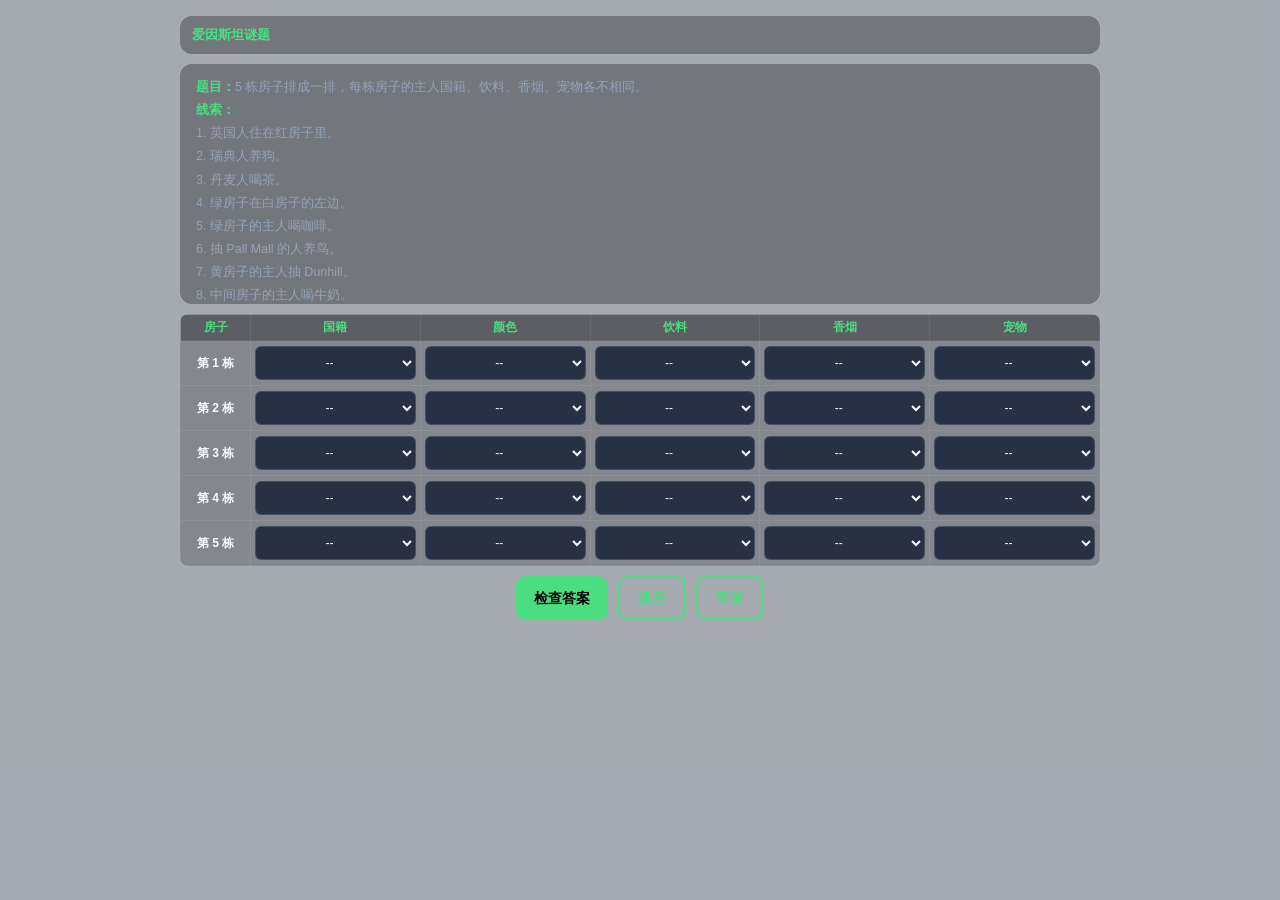
<file: games/zebra.html>
<!DOCTYPE html>
<html lang="zh-CN">
<head>
<meta charset="UTF-8">
<meta name="viewport" content="width=device-width, initial-scale=1.0, viewport-fit=cover">
<title>斑马谜题</title>
<link rel="stylesheet" href="../css/common.css">
<style>
.zebra-wrap {
    display: flex;
    flex-direction: column;
    gap: 10px;
    width: 100%;
    min-height: 100%;
    max-width: 920px;
    margin: 0 auto;
}
.zebra-toolbar {
    display: flex;
    gap: 10px;
    align-items: center;
    justify-content: space-between;
    background: rgba(0,0,0,0.3);
    padding: 10px 12px;
    border-radius: 12px;
    font-size: 13px;
    color: var(--text-sub);
    flex-wrap: wrap;
    flex-shrink: 0;
}
.zebra-toolbar b { color: var(--primary); }
.zebra-problem {
    background: rgba(0,0,0,0.3);
    padding: 12px 16px;
    border-radius: 12px;
    font-size: 12.5px;
    line-height: 1.85;
    color: var(--text-sub);
    max-height: 240px;
    overflow-y: auto;
    flex-shrink: 0;
}
.zebra-problem b { color: var(--primary); }
.zebra-problem .q { color: #fff; font-weight: 700; margin-top: 6px; display: block; }
.zebra-table-wrap {
    overflow-x: auto;
    border-radius: 8px;
    -webkit-overflow-scrolling: touch;
    flex-shrink: 0;
}
.zebra-table {
    width: 100%;
    border-collapse: collapse;
    background: rgba(0,0,0,0.2);
    border-radius: 8px;
    overflow: hidden;
    table-layout: fixed;
    min-width: 460px;
}
.zebra-table th, .zebra-table td {
    padding: 5px 4px;
    text-align: center;
    border: 1px solid rgba(255,255,255,0.08);
    font-size: 12px;
}
.zebra-table th {
    background: rgba(0,0,0,0.3);
    color: var(--primary);
    font-weight: 600;
    font-size: 11.5px;
    white-space: nowrap;
}
.zebra-table select {
    background: rgba(30,41,59,0.9);
    color: var(--text);
    border: 1px solid rgba(255,255,255,0.15);
    border-radius: 6px;
    padding: 4px 2px;
    font-size: 12px;
    cursor: pointer;
    outline: none;
    font-family: inherit;
    width: 100%;
    text-align-last: center;
    min-height: 34px;
}
.zebra-table select option { background: #1e293b; }
.zebra-table td.correct { background: rgba(74,222,128,0.25); }
.zebra-table td.wrong { background: rgba(239,68,68,0.15); }
.zebra-btns {
    display: flex;
    gap: 10px;
    justify-content: center;
    flex-wrap: wrap;
    flex-shrink: 0;
}

@media (max-width: 767px) {
    .zebra-wrap { gap: 8px; }
    .zebra-toolbar { font-size: 12px; padding: 8px 10px; }
    .zebra-problem { font-size: 12px; padding: 10px 12px; max-height: 200px; }
    .zebra-table th, .zebra-table td { font-size: 11px; padding: 4px 2px; }
    .zebra-table select { font-size: 11px; padding: 3px 1px; min-height: 32px; }
    .zebra-btns .btn { font-size: 12px; padding: 8px 12px; min-height: 40px; }
}
</style>
</head>
<body class="embedded">
<div class="game-inner">
    <div class="zebra-wrap">
        <div class="zebra-toolbar">
            <div><b id="titleLabel">爱因斯坦谜题</b></div>
        </div>

        <div class="zebra-problem" id="problem"></div>

        <div class="zebra-table-wrap">
            <div id="tableWrap"></div>
        </div>

        <div class="zebra-btns">
            <button class="btn" id="btnCheck">检查答案</button>
            <button class="btn ghost" id="btnHint">提示</button>
            <button class="btn ghost" id="btnReset">重置</button>
        </div>
    </div>
</div>

<div class="toast-container" id="toastContainer"></div>

<script src="../js/bridge.js"></script>
<script>
(function () {
    'use strict';

    document.body.classList.add('embedded');

    // 立刻通知父页面：已就绪
    GameBridge.notifyReady();

    const MAX_HINTS = 3;
    const HOUSE_COUNT = 5;

    // ============================================================
    // 唯一题目：经典爱因斯坦谜题
    // ============================================================
    const PUZZLE = {
        title: '爱因斯坦谜题',
        intro: '5 栋房子排成一排，每栋房子的主人国籍、饮料、香烟、宠物各不相同。',
        clueTexts: [
            '英国人住在红房子里。',
            '瑞典人养狗。',
            '丹麦人喝茶。',
            '绿房子在白房子的左边。',
            '绿房子的主人喝咖啡。',
            '抽 Pall Mall 的人养鸟。',
            '黄房子的主人抽 Dunhill。',
            '中间房子的主人喝牛奶。',
            '挪威人住在第一栋房子。',
            '抽 Blend 的人住在养猫的人旁边。',
            '养马的人住在抽 Dunhill 的人旁边。',
            '抽 Blue Master 的人喝啤酒。',
            '德国人抽 Prince。',
            '挪威人住在蓝房子旁边。',
            '抽 Blend 的人有一个喝水的邻居。'
        ],
        question: '谁养鱼？',
        categories: {
            nationality: { label: '国籍', values: ['挪威人','丹麦人','英国人','德国人','瑞典人'] },
            color:       { label: '颜色', values: ['黄色','蓝色','红色','绿色','白色'] },
            drink:       { label: '饮料', values: ['水','茶','牛奶','咖啡','啤酒'] },
            smoke:       { label: '香烟', values: ['Dunhill','Blend','Pall Mall','Prince','Blue Master'] },
            pet:         { label: '宠物', values: ['猫','马','鸟','鱼','狗'] }
        },
        // 经典答案（左到右）
        answer: [
            { nationality:'挪威人', color:'黄色', drink:'水',   smoke:'Dunhill',     pet:'猫' },
            { nationality:'丹麦人', color:'蓝色', drink:'茶',   smoke:'Blend',       pet:'马' },
            { nationality:'英国人', color:'红色', drink:'牛奶', smoke:'Pall Mall',   pet:'鸟' },
            { nationality:'德国人', color:'绿色', drink:'咖啡', smoke:'Prince',      pet:'鱼' },
            { nationality:'瑞典人', color:'白色', drink:'啤酒', smoke:'Blue Master', pet:'狗' }
        ],
        // 线索谓词（用于校验玩家填的格子是否满足所有线索）
        clues: [
            a => a[posOf(a,'nationality','英国人')] >= 0 && a[posOf(a,'nationality','英国人')].color === '红色',
            a => a[posOf(a,'nationality','瑞典人')] >= 0 && a[posOf(a,'nationality','瑞典人')].pet === '狗',
            a => a[posOf(a,'nationality','丹麦人')] >= 0 && a[posOf(a,'nationality','丹麦人')].drink === '茶',
            a => posOf(a,'color','绿色') >= 0 && posOf(a,'color','白色') >= 0 && posOf(a,'color','绿色') < posOf(a,'color','白色'),
            a => a[posOf(a,'color','绿色')] && a[posOf(a,'color','绿色')].drink === '咖啡',
            a => a[posOf(a,'smoke','Pall Mall')] && a[posOf(a,'smoke','Pall Mall')].pet === '鸟',
            a => a[posOf(a,'color','黄色')] && a[posOf(a,'color','黄色')].smoke === 'Dunhill',
            a => a[2] && a[2].drink === '牛奶',
            a => a[0] && a[0].nationality === '挪威人',
            a => adjacent(posOf(a,'smoke','Blend'), posOf(a,'pet','猫')),
            a => adjacent(posOf(a,'pet','马'), posOf(a,'smoke','Dunhill')),
            a => a[posOf(a,'smoke','Blue Master')] && a[posOf(a,'smoke','Blue Master')].drink === '啤酒',
            a => a[posOf(a,'nationality','德国人')] && a[posOf(a,'nationality','德国人')].smoke === 'Prince',
            a => adjacent(posOf(a,'nationality','挪威人'), posOf(a,'color','蓝色')),
            a => adjacent(posOf(a,'smoke','Blend'), posOf(a,'drink','水'))
        ],
        target: { house: 3, key: 'nationality', value: '德国人' }
    };

    function posOf(assign, key, value) {
        for (let i = 0; i < assign.length; i++) {
            if (assign[i][key] === value) return i;
        }
        return -1;
    }
    function adjacent(a, b) {
        return a >= 0 && b >= 0 && Math.abs(a - b) === 1;
    }

    // ============================================================
    // 状态
    // ============================================================
    let state = [];
    let revealed = [];
    let hintCount = 0;
    let locked = false;

    const problemEl = document.getElementById('problem');
    const wrap = document.getElementById('tableWrap');
    const toastContainer = document.getElementById('toastContainer');
    const btnHint = document.getElementById('btnHint');

    function toast(text, type) {
        const el = document.createElement('div');
        el.className = 'toast' + (type ? ' ' + type : '');
        el.textContent = text;
        toastContainer.appendChild(el);
        setTimeout(() => {
            el.style.opacity = '0';
            el.style.transition = 'opacity 0.3s';
            setTimeout(() => el.remove(), 300);
        }, 2200);
    }

    // ============================================================
    // 渲染
    // ============================================================
    function renderProblem() {
        let html = `<b>题目：</b>${PUZZLE.intro}<br><b>线索：</b><br>`;
        PUZZLE.clueTexts.forEach((c, i) => { html += `${i + 1}. ${c}<br>`; });
        html += `<span class="q">问题：${PUZZLE.question}</span>`;
        problemEl.innerHTML = html;
    }

    function renderTable() {
        const cats = Object.keys(PUZZLE.categories);
        let html = '<table class="zebra-table"><thead><tr><th style="width:70px;">房子</th>';
        for (const k of cats) html += `<th>${PUZZLE.categories[k].label}</th>`;
        html += '</tr></thead><tbody>';

        for (let i = 0; i < HOUSE_COUNT; i++) {
            html += `<tr><td><b>第 ${i + 1} 栋</b></td>`;
            for (const k of cats) {
                const isLocked = revealed[i][k];
                html += `<td class="${isLocked ? 'correct' : ''}">`;
                html += `<select data-house="${i}" data-cat="${k}" ${isLocked ? 'disabled' : ''}>`;
                html += `<option value="">--</option>`;
                for (const opt of PUZZLE.categories[k].values) {
                    const sel = state[i][k] === opt ? ' selected' : '';
                    html += `<option value="${opt}"${sel}>${opt}</option>`;
                }
                html += `</select></td>`;
            }
            html += '</tr>';
        }
        html += '</tbody></table>';
        wrap.innerHTML = html;

        wrap.querySelectorAll('select').forEach(sel => {
            sel.onchange = () => {
                if (locked) {
                    sel.value = state[+sel.dataset.house][sel.dataset.cat];
                    return;
                }
                const h = parseInt(sel.dataset.house, 10);
                const c = sel.dataset.cat;
                state[h][c] = sel.value;
                sel.parentElement.classList.remove('wrong');
            };
        });
    }

    // ============================================================
    // 检查
    // ============================================================
    function check() {
        if (locked) { toast('已完成，无需再检查', 'warn'); return; }
        const cats = Object.keys(PUZZLE.categories);

        // 1. 是否填满
        for (let i = 0; i < HOUSE_COUNT; i++) {
            for (const k of cats) {
                if (!state[i][k]) { toast('还有格子未填写', 'warn'); return; }
            }
        }
        // 2. 每列不重复
        for (const k of cats) {
            const vals = state.map(s => s[k]);
            if (new Set(vals).size !== HOUSE_COUNT) {
                toast(`「${PUZZLE.categories[k].label}」列有重复`, 'warn');
                return;
            }
        }
        // 3. 校验所有线索
        const failed = [];
        PUZZLE.clues.forEach((fn, i) => {
            try { if (!fn(state)) failed.push(i + 1); }
            catch (e) { failed.push(i + 1); }
        });
        if (failed.length > 0) {
            toast(`违反线索：第 ${failed.join('、')} 条`, 'error');
            return;
        }
        // 4. 通关
        locked = true;
        const t = PUZZLE.target;
        toast(`🎉 完全正确！养鱼的是${t.value}（第 ${t.house + 1} 栋）。`, 'success');
    }

    // ============================================================
    // 提示
    // ============================================================
    function hint() {
        if (locked) { toast('已完成', 'warn'); return; }
        if (hintCount >= MAX_HINTS) {
            toast(`提示次数已用完（${MAX_HINTS} 次）`, 'warn');
            btnHint.disabled = true;
            return;
        }
        const cats = Object.keys(PUZZLE.categories);
        const wrongSlots = [];
        for (let i = 0; i < HOUSE_COUNT; i++) {
            for (const k of cats) {
                if (state[i][k] !== PUZZLE.answer[i][k]) wrongSlots.push({ house: i, cat: k });
            }
        }
        if (wrongSlots.length === 0) {
            toast('已经全部正确，无需提示', 'warn');
            return;
        }
        const slot = wrongSlots[Math.floor(Math.random() * wrongSlots.length)];
        state[slot.house][slot.cat] = PUZZLE.answer[slot.house][slot.cat];
        revealed[slot.house][slot.cat] = true;
        hintCount++;
        toast(`💡 已揭示：第 ${slot.house + 1} 栋的「${PUZZLE.categories[slot.cat].label}」（剩余 ${MAX_HINTS - hintCount} 次）`, 'success');
        renderTable();
        if (hintCount >= MAX_HINTS) btnHint.disabled = true;
    }

    // ============================================================
    // 重置
    // ============================================================
    function reset() {
        state = Array.from({ length: HOUSE_COUNT }, () => {
            const obj = {};
            for (const k of Object.keys(PUZZLE.categories)) obj[k] = '';
            return obj;
        });
        revealed = Array.from({ length: HOUSE_COUNT }, () => ({}));
        hintCount = 0;
        locked = false;
        btnHint.disabled = false;
        renderTable();
    }

    // ============================================================
    // 事件
    // ============================================================
    document.getElementById('btnCheck').onclick = check;
    btnHint.onclick = hint;
    document.getElementById('btnReset').onclick = reset;

    // ============================================================
    // 启动
    // ============================================================
    renderProblem();
    reset();
})();
</script>
</body>
</html>
</file>
<file: css/common.css>
/* ============================================================
   全局变量
   ============================================================ */
:root {
    --primary: #4ade80;
    --primary-dim: rgba(74, 222, 128, 0.15);
    --primary-mid: rgba(74, 222, 128, 0.3);
    --bg-glass: rgba(30, 41, 59, 0.75);
    --bg-hover: rgba(255, 255, 255, 0.1);
    --bg-base: #1e293b;
    --border: rgba(255, 255, 255, 0.15);
    --text: #f8fafc;
    --text-sub: #94a3b8;
    --danger: #ef4444;
    --radius: 16px;
    --gap: 16px;

    --safe-top: env(safe-area-inset-top, 0px);
    --safe-bottom: env(safe-area-inset-bottom, 0px);
    --safe-left: env(safe-area-inset-left, 0px);
    --safe-right: env(safe-area-inset-right, 0px);
}

* {
    box-sizing: border-box;
    margin: 0;
    padding: 0;
    font-family: -apple-system, BlinkMacSystemFont, "Segoe UI", Roboto, "Helvetica Neue", Arial, "PingFang SC", "Microsoft YaHei", sans-serif;
    -webkit-tap-highlight-color: transparent;
    -webkit-touch-callout: none;
}

html, body {
    overscroll-behavior: none;
    -webkit-text-size-adjust: 100%;
}

body {
    background-color: var(--bg-base);
    min-height: 100vh;
    min-height: 100dvh;
    display: flex;
    flex-direction: column;
    align-items: center;
    color: var(--text);
    padding: calc(20px + var(--safe-top)) 16px calc(20px + var(--safe-bottom));
    position: relative;
    isolation: isolate;
}

/* 关键修复 3：背景图只在父页面加载，iframe 内不加载 */
body:not(.embedded)::before {
    content: '';
    position: fixed;
    inset: 0;
    z-index: -1;
    background: url('https://images.unsplash.com/photo-1618005182384-a83a8bd57fbe?q=80&w=1920&auto=format&fit=crop') no-repeat center center;
    background-size: cover;
    pointer-events: none;
}

/* iframe 内页面：透明背景、无内边距、无伪元素 */
body.embedded {
    background: transparent;
    padding: 0;
    height: 100vh;
    height: 100dvh;
    min-height: 100vh;
    min-height: 100dvh;
    overflow: hidden;
}
body.embedded::before { display: none; }

/* ============================================================
   主容器
   ============================================================ */
.container {
    width: 100%;
    max-width: 1000px;
    display: flex;
    flex-direction: column;
    gap: var(--gap);
}

/* ============================================================
   顶部导航
   ============================================================ */
.game-nav {
    display: grid;
    grid-template-columns: repeat(auto-fit, minmax(96px, 1fr));
    gap: 8px;
    background: var(--bg-glass);
    backdrop-filter: blur(12px);
    -webkit-backdrop-filter: blur(12px);
    padding: 12px;
    border-radius: var(--radius);
    border: 1px solid var(--border);
    box-shadow: 0 8px 32px rgba(0, 0, 0, 0.3);
    flex-shrink: 0;
}

.nav-btn {
    background: transparent;
    color: var(--text-sub);
    border: none;
    padding: 10px 8px;
    border-radius: 10px;
    font-size: 13px;
    font-weight: 600;
    cursor: pointer;
    transition: background 0.15s, color 0.15s;
    min-height: 44px;
    display: flex;
    align-items: center;
    justify-content: center;
    text-align: center;
    line-height: 1.2;
    font-family: inherit;
}
.nav-btn:hover { color: var(--text); background: var(--bg-hover); }
.nav-btn.active {
    background: var(--primary);
    color: #000;
    box-shadow: 0 0 16px rgba(74, 222, 128, 0.35);
}
.nav-btn:focus-visible { outline: 2px solid var(--primary); outline-offset: 2px; }

/* ============================================================
   游戏容器
   ============================================================ */
.game-content {
    background: var(--bg-glass);
    backdrop-filter: blur(12px);
    -webkit-backdrop-filter: blur(12px);
    border-radius: var(--radius);
    border: 1px solid var(--border);
    box-shadow: 0 8px 32px rgba(0, 0, 0, 0.3);
    overflow: hidden;
    position: relative;
    height: 620px;
    height: clamp(420px, calc(100vh - 220px), 680px);
    height: clamp(420px, calc(100dvh - 220px), 680px);
    min-height: 420px;
}

.game-content iframe {
    width: 100%;
    height: 100%;
    border: none;
    display: block;
}

/* ============================================================
   iframe 内部通用布局
   关键修复 2：去掉 backdrop-filter（GPU 重负载）
   ============================================================ */
.game-inner {
    width: 100%;
    min-height: 100%;
    display: flex;
    justify-content: center;
    align-items: flex-start;
    padding: 16px;
    background: rgba(30, 41, 59, 0.4);
    /* 已删除 backdrop-filter */
    color: var(--text);
    overflow-y: auto;
    overflow-x: auto;
    -webkit-overflow-scrolling: touch;
}

/* ============================================================
   按钮
   ============================================================ */
.btn {
    background: var(--primary);
    color: #000;
    border: none;
    padding: 10px 18px;
    border-radius: 10px;
    font-size: 14px;
    font-weight: 700;
    cursor: pointer;
    transition: transform 0.15s, box-shadow 0.15s;
    font-family: inherit;
    min-height: 44px;
    min-width: 44px;
    display: inline-flex;
    align-items: center;
    justify-content: center;
    line-height: 1.2;
}
.btn:hover:not(:disabled) { transform: translateY(-2px); box-shadow: 0 4px 15px rgba(74, 222, 128, 0.4); }
.btn:active:not(:disabled) { transform: translateY(0); }
.btn:disabled { background: #475569; color: #94a3b8; cursor: not-allowed; }
.btn.ghost { background: transparent; color: var(--primary); border: 2px solid var(--primary); }
.btn.ghost:hover:not(:disabled) { background: var(--primary-dim); box-shadow: none; }
.btn:focus-visible { outline: 2px solid var(--primary); outline-offset: 2px; }

/* ============================================================
   卡片
   ============================================================ */
.card {
    background: rgba(0, 0, 0, 0.3);
    padding: 14px;
    border-radius: 14px;
    border: 1px solid rgba(255, 255, 255, 0.05);
}
.card-title { font-size: 12px; color: var(--text-sub); margin-bottom: 8px; font-weight: 500; letter-spacing: 0.5px; }
.card-value { font-size: 22px; font-weight: 700; color: var(--primary); }

/* ============================================================
   模态弹窗（去掉 backdrop-filter）
   ============================================================ */
.modal {
    position: fixed;
    inset: 0;
    background: rgba(0, 0, 0, 0.8);
    /* 已删除 backdrop-filter */
    display: none;
    justify-content: center;
    align-items: center;
    z-index: 100;
    padding: 20px;
    animation: fadeIn 0.15s ease;
}
.modal.show { display: flex; }
.modal-box {
    background: rgba(30, 41, 59, 0.98);
    padding: 32px 40px;
    border-radius: 20px;
    border: 1px solid var(--border);
    text-align: center;
    box-shadow: 0 20px 60px rgba(0, 0, 0, 0.6);
    max-width: 90vw;
    width: 400px;
}
.modal-box h2 { font-size: 22px; margin-bottom: 12px; color: var(--primary); }
.modal-box p { font-size: 15px; color: var(--text-sub); margin-bottom: 20px; }
.modal-box .big-value { font-size: 36px; font-weight: 700; color: #fff; display: block; margin: 12px 0 20px; }
.modal-actions { display: flex; gap: 12px; justify-content: center; }
.modal-actions .btn { flex: 1; }

@keyframes fadeIn {
    from { opacity: 0; }
    to { opacity: 1; }
}

/* ============================================================
   Toast
   ============================================================ */
.toast-container {
    position: fixed;
    top: 20px;
    left: 50%;
    transform: translateX(-50%);
    z-index: 200;
    display: flex;
    flex-direction: column;
    gap: 8px;
    pointer-events: none;
    max-width: 90vw;
}
.toast {
    background: rgba(30, 41, 59, 0.98);
    color: var(--text);
    padding: 12px 20px;
    border-radius: 12px;
    border: 1px solid var(--border);
    box-shadow: 0 10px 30px rgba(0, 0, 0, 0.5);
    font-size: 14px;
    font-weight: 600;
    min-width: 180px;
    text-align: center;
    animation: toastIn 0.2s ease;
    pointer-events: auto;
}
.toast.success { border-color: var(--primary); color: var(--primary); }
.toast.error { border-color: var(--danger); color: var(--danger); }
.toast.warn { border-color: #fbbf24; color: #fbbf24; }

@keyframes toastIn {
    from { opacity: 0; transform: translateY(-10px); }
    to { opacity: 1; transform: translateY(0); }
}

/* ============================================================
   响应式：平板
   ============================================================ */
@media (max-width: 1023px) {
    .game-nav {
        grid-template-columns: repeat(3, 1fr);
    }
    .nav-btn { font-size: 12px; padding: 8px 6px; }
}

/* ============================================================
   响应式：手机
   ============================================================ */
@media (max-width: 767px) {
    body {
        padding: calc(8px + var(--safe-top)) 8px calc(8px + var(--safe-bottom));
        height: 100vh;
        height: 100dvh;
        min-height: 100vh;
        min-height: 100dvh;
        overflow: hidden;
    }
    body.embedded { padding: 0; }

    .container {
        flex: 1;
        min-height: 0;
        gap: 8px;
    }

    .game-nav {
        grid-template-columns: repeat(3, 1fr);
        padding: 6px;
        gap: 4px;
        border-radius: 10px;
        flex-shrink: 0;
    }
    .nav-btn {
        font-size: 11px;
        padding: 6px 2px;
        min-height: 34px;
        border-radius: 6px;
        font-weight: 600;
        letter-spacing: -0.2px;
    }

    .game-content {
        border-radius: 10px;
        flex: 1;
        min-height: 0;
        height: auto;
    }

.game-inner {
    padding: 6px;
    align-items: stretch;
    min-height: 100%;
    overflow-y: auto;
    overflow-x: auto;
    -webkit-overflow-scrolling: touch;
}

    .modal-box { padding: 24px 20px; width: 90vw; }
    .modal-box h2 { font-size: 20px; }
    .modal-box .big-value { font-size: 32px; }
    .modal-actions { flex-direction: column; }
    .modal-actions .btn { width: 100%; }

    .btn { font-size: 13px; padding: 10px 14px; }
    .card { padding: 10px; }
    .card-value { font-size: 20px; }
}

@media (max-width: 380px) {
    .nav-btn { font-size: 10px; min-height: 30px; padding: 4px 2px; }
    .game-nav { padding: 4px; gap: 3px; }
    .game-inner { padding: 4px; }
}

@media (max-width: 900px) and (orientation: landscape) {
    body {
        padding: calc(6px + var(--safe-top)) 10px calc(6px + var(--safe-bottom));
        height: 100vh;
        height: 100dvh;
        min-height: 100vh;
        min-height: 100dvh;
        overflow: hidden;
    }
    body.embedded { padding: 0; }

    .container { flex: 1; min-height: 0; gap: 6px; }

    .game-nav {
        grid-template-columns: repeat(9, 1fr);
        padding: 4px;
        gap: 3px;
    }
    .nav-btn {
        font-size: 10px;
        min-height: 28px;
        padding: 3px 2px;
        border-radius: 5px;
    }

    .game-content {
        flex: 1;
        min-height: 0;
        height: auto;
        border-radius: 8px;
    }

    .game-inner {
        padding: 6px;
        min-height: 100%;
        overflow-y: auto;
        overflow-x: auto;
    }
}

/* ============================================================
   工具类
   ============================================================ */
.hidden { display: none !important; }
.center { display: flex; align-items: center; justify-content: center; }

.sr-only {
    position: absolute;
    width: 1px;
    height: 1px;
    padding: 0;
    margin: -1px;
    overflow: hidden;
    clip: rect(0, 0, 0, 0);
    white-space: nowrap;
    border: 0;
}
</file>
